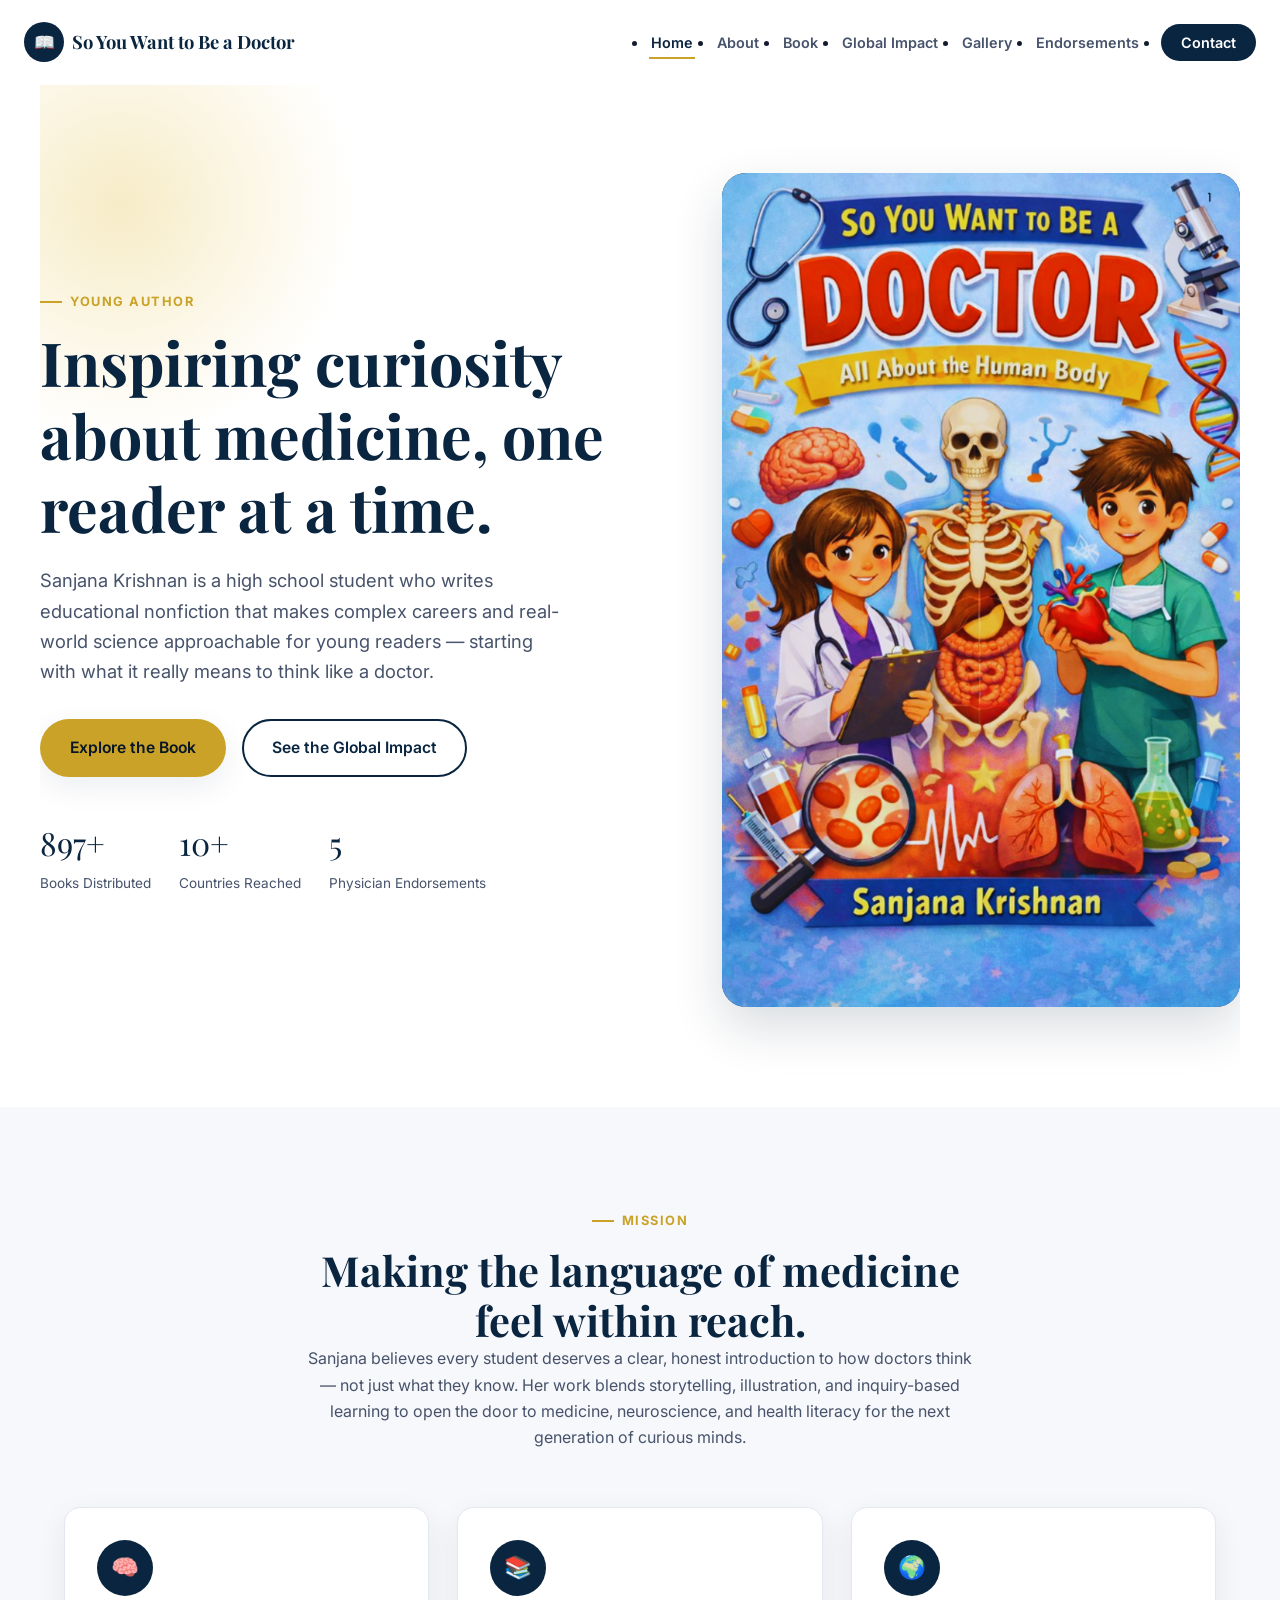
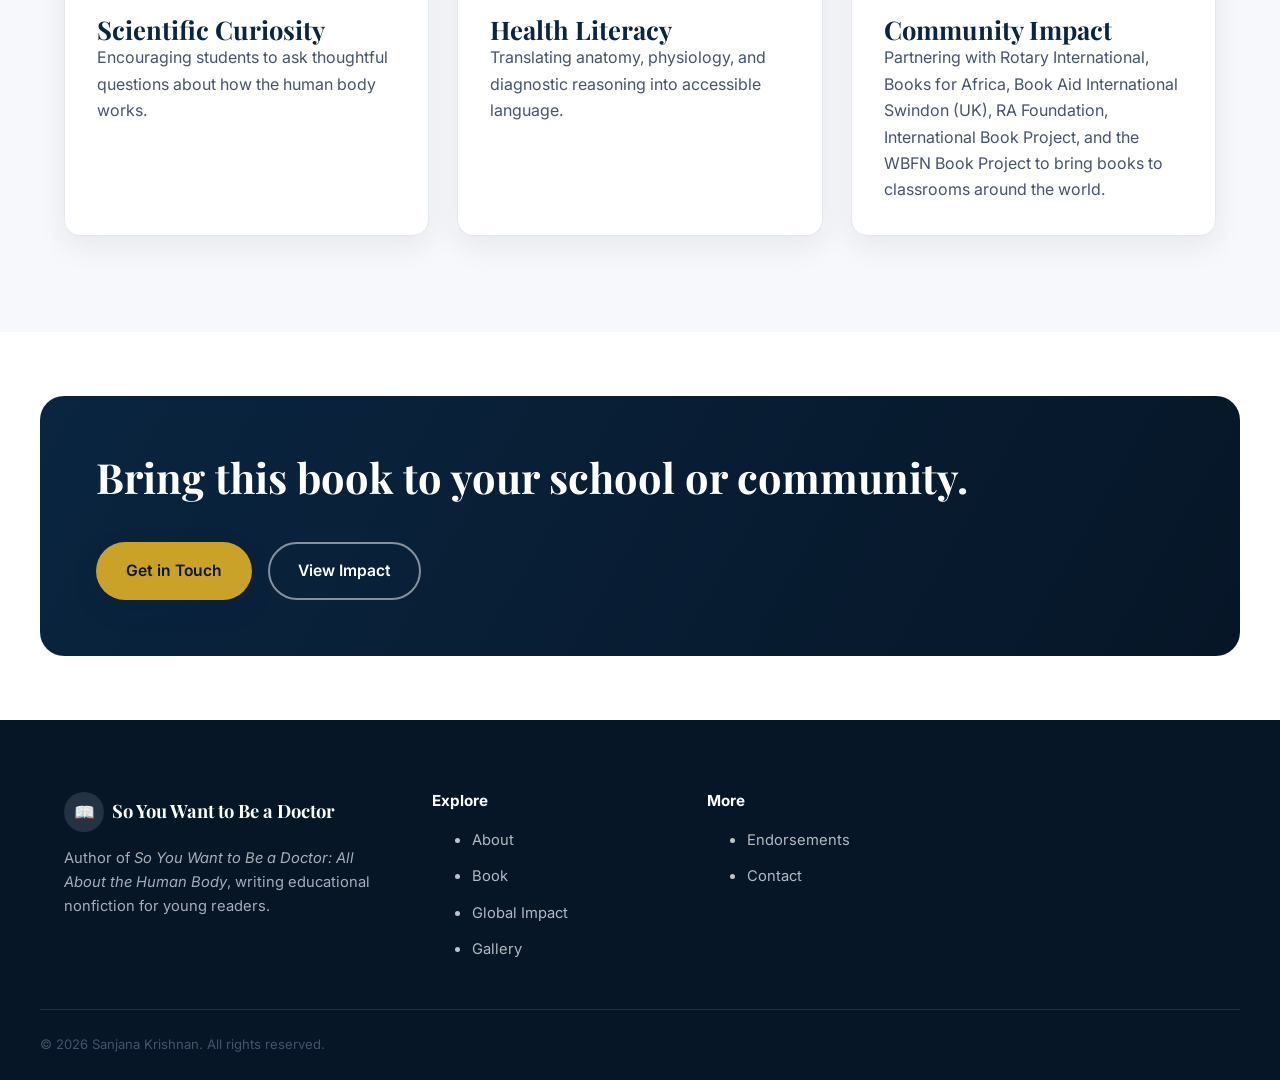
<file: index.html>
<!DOCTYPE html>
<html lang="en">
<head>
  <meta charset="UTF-8" />
  <meta name="viewport" content="width=device-width, initial-scale=1.0" />
  <title>Sanjana Krishnan | Student Author</title>
  <meta name="description" content="Sanjana Krishnan is a high school student and author with a passion for medicine, neuroscience, and neurobiology. Explore her book, So You Want to Be a Doctor, and its global literacy impact with Rotary International." />
  <meta name="keywords" content="young author, student author, children's educational books, STEM education, human body for kids, medical careers for students, health literacy, anatomy book for middle school, diagnostic thinking, youth literacy, community impact, Rotary International literacy" />
  <link rel="canonical" href="index.html" />

  <!-- Open Graph -->
  <meta property="og:type" content="website" />
  <meta property="og:title" content="Sanjana Krishnan | Student Author" />
  <meta property="og:description" content="A young educational author inspiring curiosity about medicine — one book, 897+ copies, and 10+ countries at a time." />
  <meta property="og:image" content="assets/images/book/book_cover.png" />
  <meta property="og:url" content="index.html" />
  <meta name="twitter:card" content="summary_large_image" />

  <link rel="icon" type="image/svg+xml" href="assets/icons/favicon.svg" />
  <link rel="preconnect" href="https://fonts.googleapis.com" />
  <link rel="preconnect" href="https://fonts.gstatic.com" crossorigin />
  <link href="https://fonts.googleapis.com/css2?family=Playfair+Display:wght@600;700&amp;family=Inter:wght@400;500;600;700&amp;display=swap" rel="stylesheet" />
  <link rel="stylesheet" href="assets/css/style.css" />

  <script type="application/ld+json">
  {
    "@context": "https://schema.org",
    "@type": "WebSite",
    "name": "So You Want to Be a Doctor",
    "url": "https://wanna-be-doc.github.io/",
    "author": {
      "@type": "Person",
      "name": "Sanjana Krishnan"
    },
    "about": {
      "@type": "Book",
      "name": "So You Want to Be a Doctor: All About the Human Body",
      "url": "https://wanna-be-doc.github.io/book.html",
      "image": "https://wanna-be-doc.github.io/assets/images/book/book_cover.png"
    }
  }
  </script>
</head>
<body>
  <a class="skip-link" href="#main-content">Skip to main content</a>

  <header class="site-header" id="site-header">
    <div class="container header-inner">
      <a href="index.html" class="logo">
        <span class="logo-mark">📖</span>
        <span class="logo-text">So You Want to Be a Doctor</span>
      </a>
      <nav class="main-nav" id="main-nav" aria-label="Primary">
        <ul>
          <li><a href="index.html">Home</a></li>
          <li><a href="about.html">About</a></li>
          <li><a href="book.html">Book</a></li>
          <li><a href="impact.html">Global Impact</a></li>
          <li><a href="gallery.html">Gallery</a></li>
          <li><a href="endorsements.html">Endorsements</a></li>
          <li><a href="contact.html" class="nav-cta">Contact</a></li>
        </ul>
      </nav>
      <button class="nav-toggle" id="nav-toggle" aria-expanded="false" aria-controls="main-nav" aria-label="Toggle navigation menu">
        <span></span><span></span><span></span>
      </button>
    </div>
  </header>

  <main id="main-content">
    <!-- Hero -->
    <section class="hero container">
      <div class="hero-copy reveal">
        <span class="eyebrow hero-eyebrow">Young Author</span>
        <h1>Inspiring curiosity about medicine, one reader at a time.</h1>
        <p class="hero-lead">
          Sanjana Krishnan is a high school student who writes educational nonfiction that
          makes complex careers and real-world science approachable for young readers — starting
          with what it really means to think like a doctor.
        </p>
        <div class="btn-row">
          <a href="book.html" class="btn btn-primary">Explore the Book</a>
          <a href="impact.html" class="btn btn-outline-navy">See the Global Impact</a>
        </div>
        <div class="hero-stats">
          <div>
            <span class="hero-stat-num"><span data-counter="897">0</span>+</span>
            <span class="hero-stat-label">Books Distributed</span>
          </div>
          <div>
            <span class="hero-stat-num"><span data-counter="10">0</span>+</span>
            <span class="hero-stat-label">Countries Reached</span>
          </div>
          <div>
            <span class="hero-stat-num"><span data-counter="5">0</span></span>
            <span class="hero-stat-label">Physician Endorsements</span>
          </div>
        </div>
      </div>
      <div class="hero-media reveal reveal-delay-1" style="aspect-ratio:1338/2152;">
        <img src="assets/images/book/book_cover.png" alt="Cover of So You Want to Be a Doctor: All About the Human Body, by Sanjana Krishnan" width="1338" height="2152" loading="eager" />
      </div>
    </section>

    <!-- Mission -->
    <section class="section-soft">
      <div class="container section-head reveal">
        <span class="eyebrow">Mission</span>
        <h2>Making the language of medicine feel within reach.</h2>
        <p>
          Sanjana believes every student deserves a clear, honest introduction to how doctors think —
          not just what they know. Her work blends storytelling, illustration, and inquiry-based
          learning to open the door to medicine, neuroscience, and health literacy for the next
          generation of curious minds.
        </p>
      </div>
      <div class="container grid grid-3">
        <div class="card reveal">
          <div class="icon-badge">🧠</div>
          <h3>Scientific Curiosity</h3>
          <p>Encouraging students to ask thoughtful questions about how the human body works.</p>
        </div>
        <div class="card reveal reveal-delay-1">
          <div class="icon-badge">📚</div>
          <h3>Health Literacy</h3>
          <p>Translating anatomy, physiology, and diagnostic reasoning into accessible language.</p>
        </div>
        <div class="card reveal reveal-delay-2">
          <div class="icon-badge">🌍</div>
          <h3>Community Impact</h3>
          <p>Partnering with Rotary International, Books for Africa, Book Aid International Swindon (UK), RA Foundation, International Book Project, and the WBFN Book Project to bring books to classrooms around the world.</p>
        </div>
      </div>
    </section>

    <!-- CTA -->
    <section class="section-tight">
      <div class="container cta-band reveal">
        <div>
          <h2>Bring this book to your school or community.</h2>

        </div>
        <div class="btn-row">
          <a href="contact.html" class="btn btn-primary">Get in Touch</a>
          <a href="impact.html" class="btn btn-outline">View Impact</a>
        </div>
      </div>
    </section>
  </main>

  <footer class="site-footer">
    <div class="container footer-grid">
      <div class="footer-brand">
        <a href="index.html" class="logo"><span class="logo-mark">📖</span><span class="logo-text">So You Want to Be a Doctor</span></a>
        <p>Author of <em>So You Want to Be a Doctor: All About the Human Body</em>, writing educational nonfiction for young readers.</p>
      </div>
      <div class="footer-links">
        <h3>Explore</h3>
        <ul>
          <li><a href="about.html">About</a></li>
          <li><a href="book.html">Book</a></li>
          <li><a href="impact.html">Global Impact</a></li>
          <li><a href="gallery.html">Gallery</a></li>
        </ul>
      </div>
      <div class="footer-links">
        <h3>More</h3>
        <ul>
          <li><a href="endorsements.html">Endorsements</a></li>
          <li><a href="contact.html">Contact</a></li>
        </ul>
      </div>
    </div>
    <div class="container footer-bottom">
      <p>&copy; <span id="year"></span> Sanjana Krishnan. All rights reserved.</p>

    </div>
  </footer>

  <script src="assets/js/main.js" defer></script>
</body>
</html>
</file>
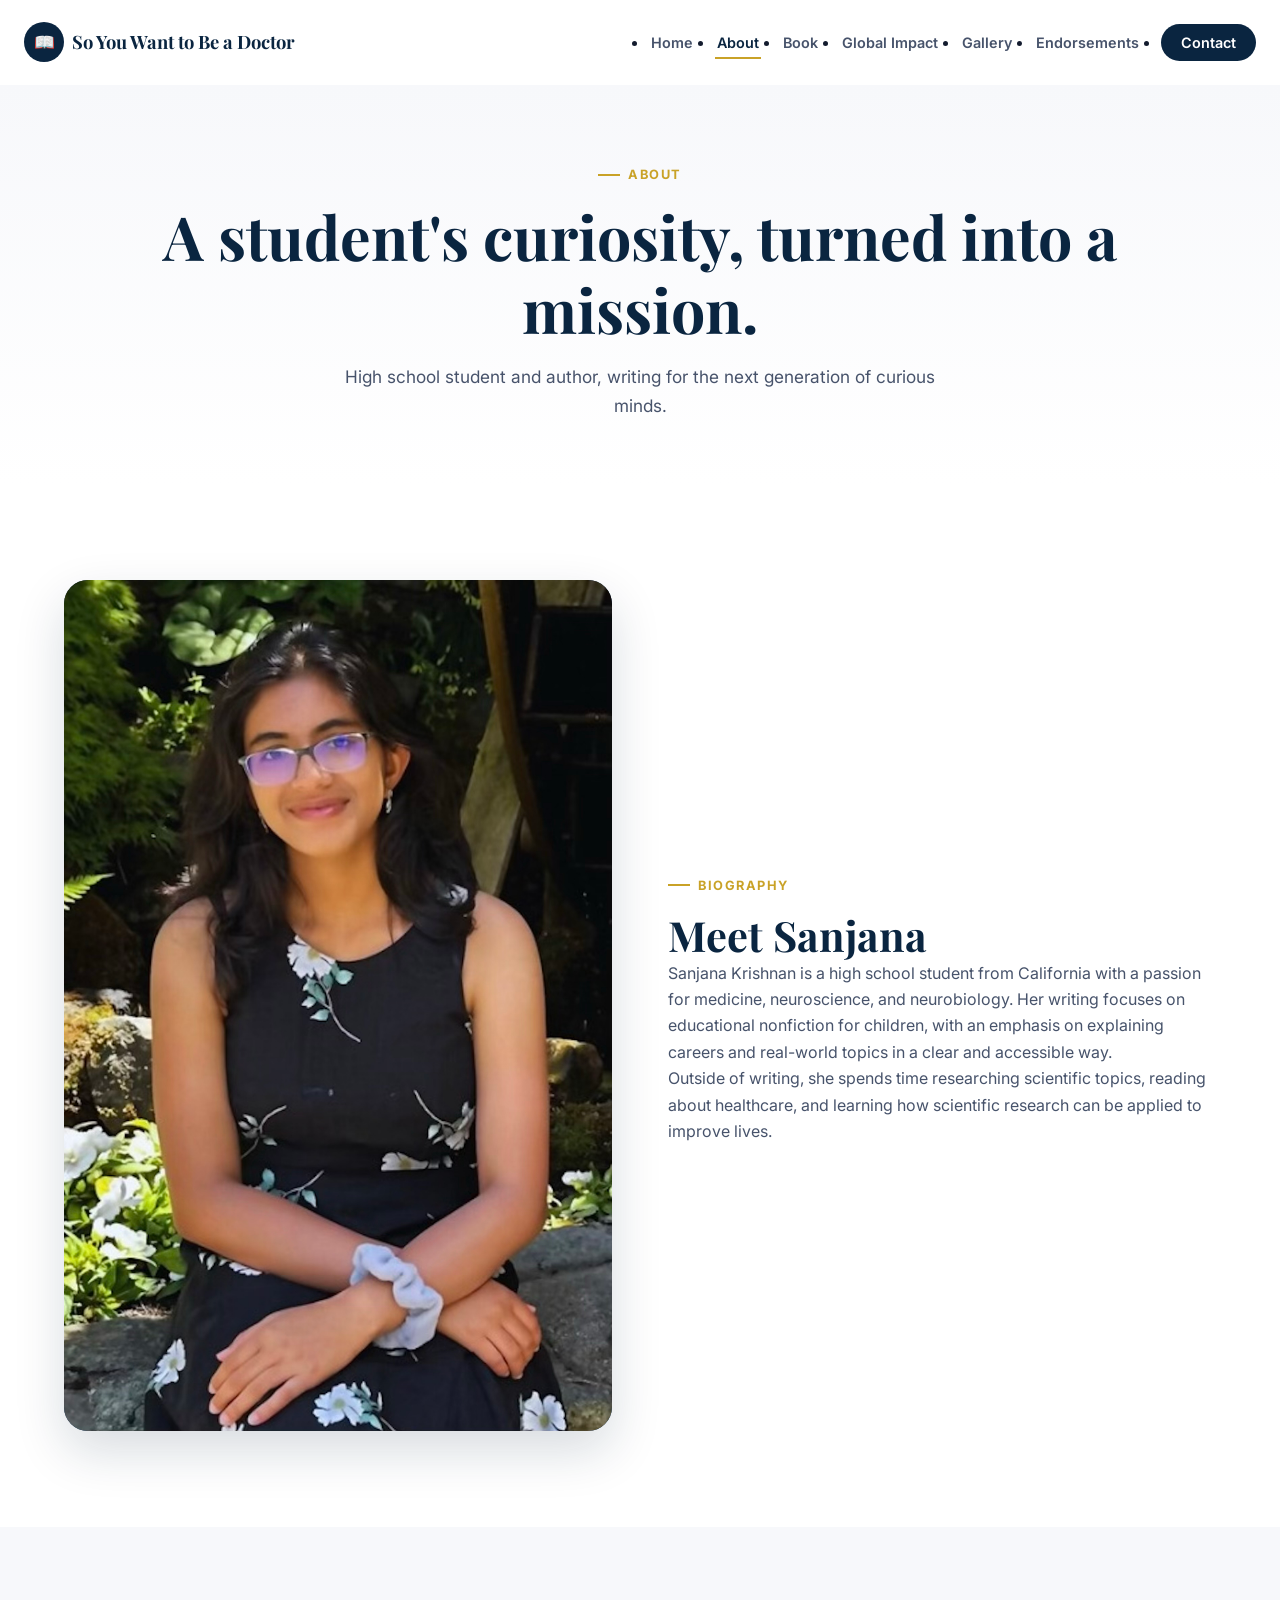
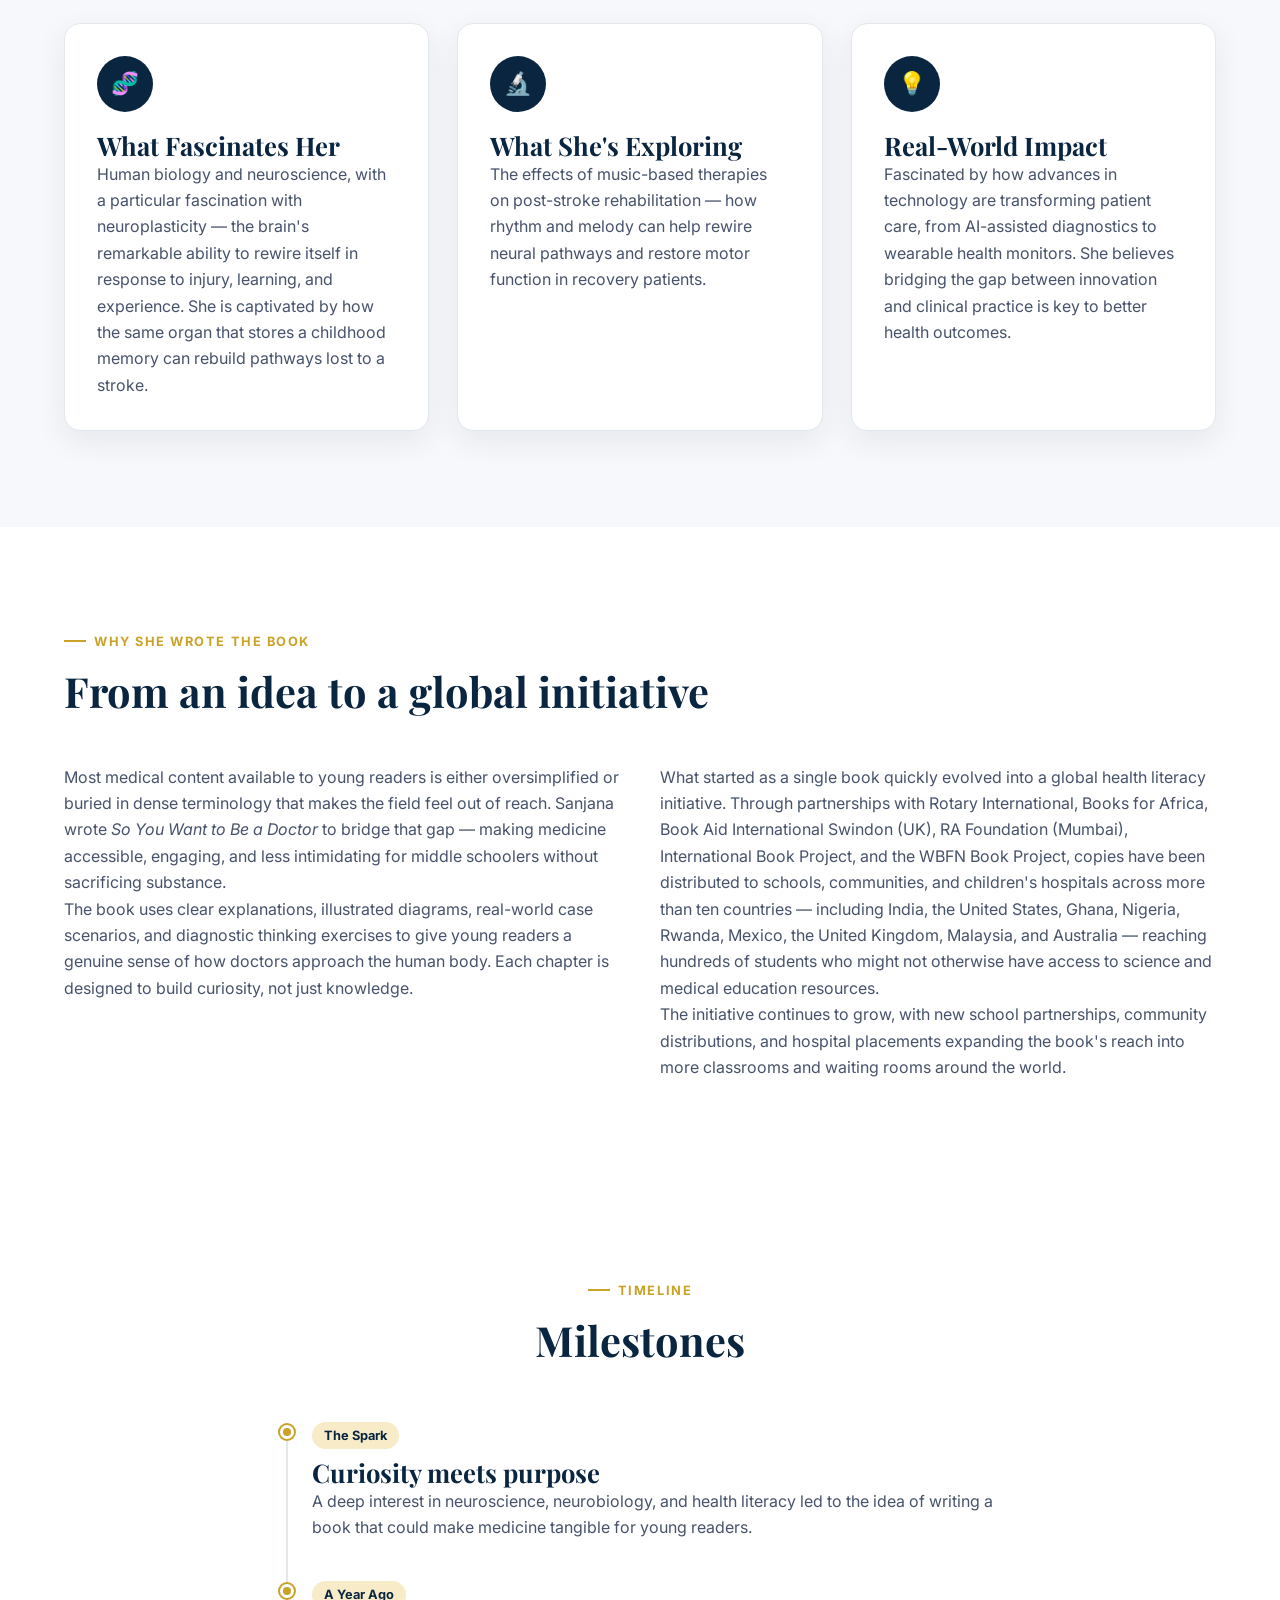
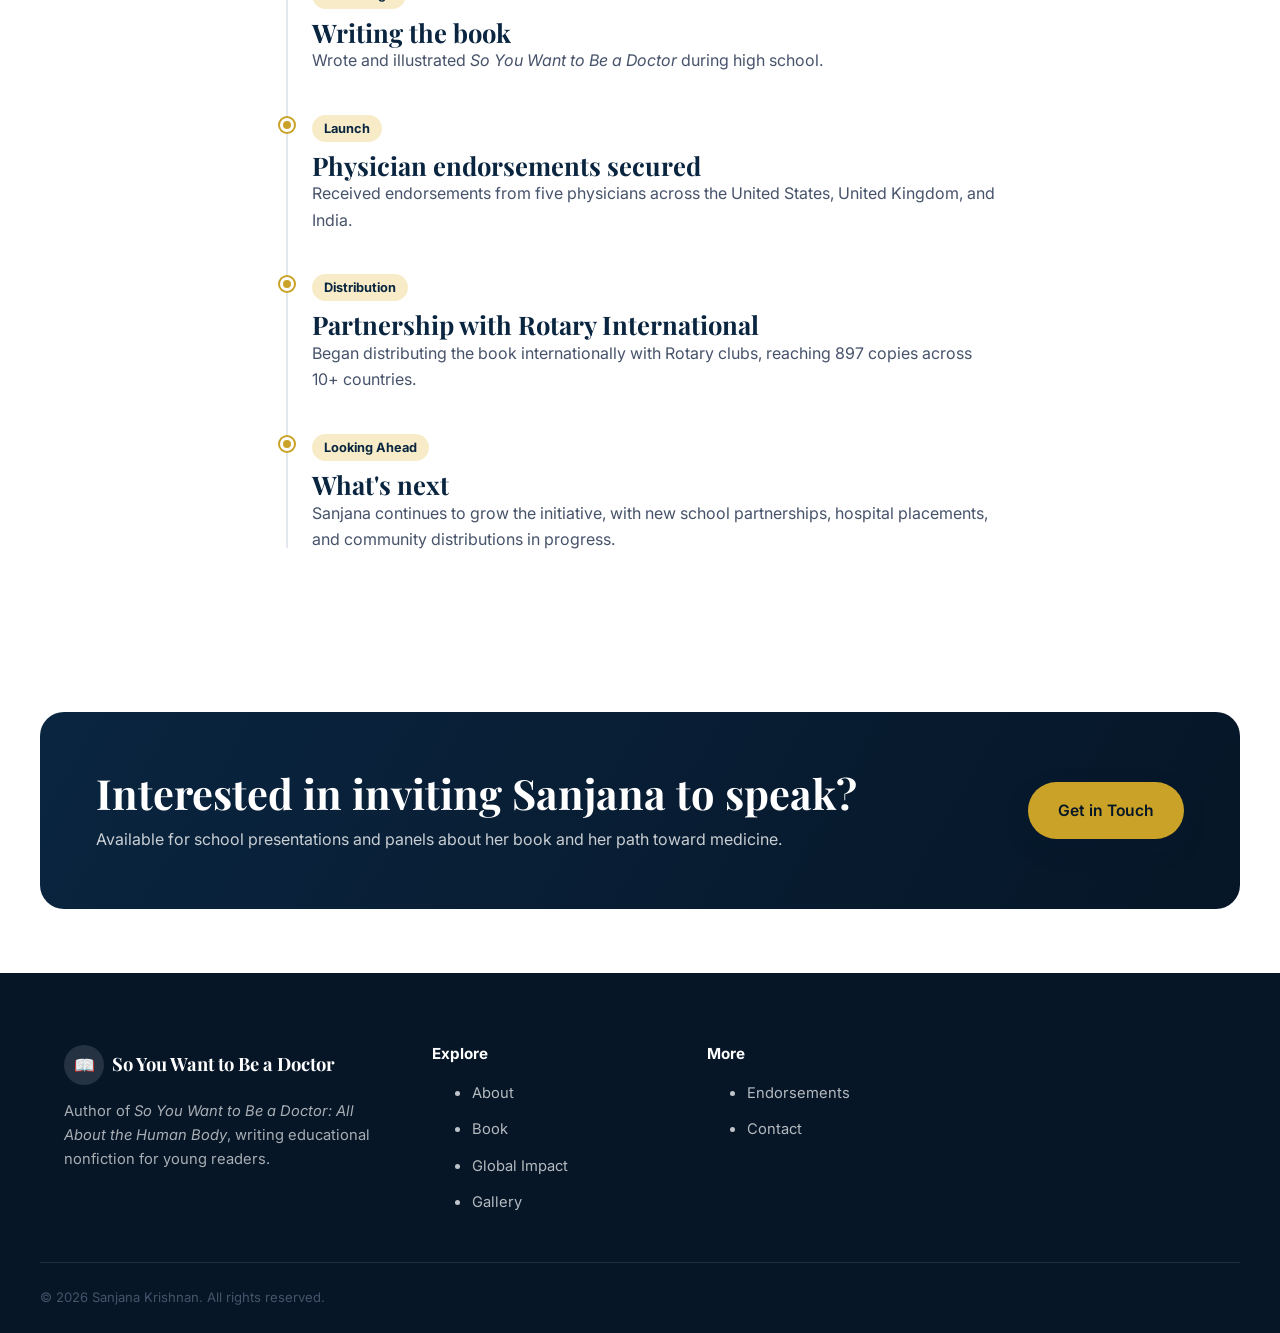
<file: about.html>
<!DOCTYPE html>
<html lang="en">
<head>
  <meta charset="UTF-8" />
  <meta name="viewport" content="width=device-width, initial-scale=1.0" />
  <title>About Sanjana Krishnan | Student Author</title>
  <meta name="description" content="Learn about Sanjana Krishnan — her academic interests in human biology and neuroscience, and how she wrote a book to make medicine accessible to young readers." />
  <meta name="keywords" content="young author, student author, STEM education, health literacy, neuroscience, children's educational books" />
  <link rel="canonical" href="about.html" />

  <meta property="og:type" content="profile" />
  <meta property="og:title" content="About Sanjana Krishnan | Student Author" />
  <meta property="og:description" content="From curious student to author: Sanjana Krishnan's story and the global literacy initiative behind So You Want to Be a Doctor." />
  <meta property="og:image" content="assets/images/book/book_cover.png" />
  <meta property="og:url" content="about.html" />
  <meta name="twitter:card" content="summary_large_image" />

  <link rel="icon" type="image/svg+xml" href="assets/icons/favicon.svg" />
  <link rel="preconnect" href="https://fonts.googleapis.com" />
  <link rel="preconnect" href="https://fonts.gstatic.com" crossorigin />
  <link href="https://fonts.googleapis.com/css2?family=Playfair+Display:wght@600;700&amp;family=Inter:wght@400;500;600;700&amp;display=swap" rel="stylesheet" />
  <link rel="stylesheet" href="assets/css/style.css" />

  <script type="application/ld+json">
  {
    "@context": "https://schema.org",
    "@type": "Person",
    "name": "Sanjana Krishnan",
    "description": "High school student and author of So You Want to Be a Doctor, an educational book making medicine accessible to young readers.",
    "url": "https://wanna-be-doc.github.io/about.html",
    "knowsAbout": ["Medicine", "Neuroscience", "Neurobiology", "Health Literacy"],
    "hasOccupation": {
      "@type": "Occupation",
      "name": "Author"
    },
    "authorOf": {
      "@type": "Book",
      "name": "So You Want to Be a Doctor: All About the Human Body",
      "url": "https://wanna-be-doc.github.io/book.html"
    }
  }
  </script>
</head>
<body>
  <a class="skip-link" href="#main-content">Skip to main content</a>

  <header class="site-header" id="site-header">
    <div class="container header-inner">
      <a href="index.html" class="logo">
        <span class="logo-mark">📖</span>
        <span class="logo-text">So You Want to Be a Doctor</span>
      </a>
      <nav class="main-nav" id="main-nav" aria-label="Primary">
        <ul>
          <li><a href="index.html">Home</a></li>
          <li><a href="about.html">About</a></li>
          <li><a href="book.html">Book</a></li>
          <li><a href="impact.html">Global Impact</a></li>
          <li><a href="gallery.html">Gallery</a></li>
          <li><a href="endorsements.html">Endorsements</a></li>
          <li><a href="contact.html" class="nav-cta">Contact</a></li>
        </ul>
      </nav>
      <button class="nav-toggle" id="nav-toggle" aria-expanded="false" aria-controls="main-nav" aria-label="Toggle navigation menu">
        <span></span><span></span><span></span>
      </button>
    </div>
  </header>

  <main id="main-content">
    <section class="page-hero">
      <div class="container reveal">
        <span class="eyebrow">About</span>
        <h1>A student's curiosity, turned into a mission.</h1>
        <p>High school student and author, writing for the next generation of curious minds.</p>
      </div>
    </section>

    <section>
      <div class="container grid grid-2" style="align-items:center; gap:56px;">
        <div class="reveal">
          <div class="hero-media" style="aspect-ratio:808/1254;">
            <img src="assets/images/author/Sanjana.jpg" alt="Portrait of Sanjana Krishnan" width="808" height="1254" loading="lazy" />
          </div>
        </div>
        <div class="reveal reveal-delay-1">
          <span class="eyebrow">Biography</span>
          <h2>Meet Sanjana</h2>
          <p>
            Sanjana Krishnan is a high school student from California with a passion for medicine,
            neuroscience, and neurobiology. Her writing focuses on educational nonfiction for
            children, with an emphasis on explaining careers and real-world topics in a clear and
            accessible way.
          </p>
          <p>
            Outside of writing, she spends time researching scientific topics, reading about
            healthcare, and learning how scientific research can be applied to improve lives.
          </p>
        </div>
      </div>
    </section>

    <section class="section-soft">
      <div class="container grid grid-3">
        <div class="card reveal">
          <div class="icon-badge">🧬</div>
          <h3>What Fascinates Her</h3>
          <p>Human biology and neuroscience, with a particular fascination with neuroplasticity — the brain's remarkable ability to rewire itself in response to injury, learning, and experience. She is captivated by how the same organ that stores a childhood memory can rebuild pathways lost to a stroke.</p>
        </div>
        <div class="card reveal reveal-delay-1">
          <div class="icon-badge">🔬</div>
          <h3>What She's Exploring</h3>
          <p>The effects of music-based therapies on post-stroke rehabilitation — how rhythm and melody can help rewire neural pathways and restore motor function in recovery patients.</p>
        </div>
        <div class="card reveal reveal-delay-2">
          <div class="icon-badge">💡</div>
          <h3>Real-World Impact</h3>
          <p>Fascinated by how advances in technology are transforming patient care, from AI-assisted diagnostics to wearable health monitors. She believes bridging the gap between innovation and clinical practice is key to better health outcomes.</p>
        </div>
      </div>
    </section>

    <section>
      <div class="container">
        <div class="section-head align-left reveal">
          <span class="eyebrow">Why She Wrote the Book</span>
          <h2>From an idea to a global initiative</h2>
        </div>
        <div class="grid grid-2" style="gap:40px;">
          <div class="reveal">
            <p>
              Most medical content available to young readers is either oversimplified or buried in dense terminology that makes the field feel out of reach. Sanjana wrote <em>So You Want to Be a Doctor</em> to bridge that gap — making medicine accessible, engaging, and less intimidating for middle schoolers without sacrificing substance.
            </p>
            <p>
              The book uses clear explanations, illustrated diagrams, real-world case scenarios, and diagnostic thinking exercises to give young readers a genuine sense of how doctors approach the human body. Each chapter is designed to build curiosity, not just knowledge.
            </p>
          </div>
          <div class="reveal reveal-delay-1">
            <p>
              What started as a single book quickly evolved into a global health literacy initiative. Through partnerships with Rotary International, Books for Africa, Book Aid International Swindon (UK), RA Foundation (Mumbai), International Book Project, and the WBFN Book Project, copies have been distributed to schools, communities, and children's hospitals across more than ten countries — including India, the United States, Ghana, Nigeria, Rwanda, Mexico, the United Kingdom, Malaysia, and Australia — reaching hundreds of students who might not otherwise have access to science and medical education resources.
            </p>
            <p>
              The initiative continues to grow, with new school partnerships, community distributions, and hospital placements expanding the book's reach into more classrooms and waiting rooms around the world.
            </p>
          </div>
        </div>
      </div>
    </section>

    <section>
      <div class="container">
        <div class="section-head reveal">
          <span class="eyebrow">Timeline</span>
          <h2>Milestones</h2>
        </div>
        <div class="timeline reveal" style="max-width:720px; margin:0 auto;">
          <div class="timeline-item">
            <span class="timeline-year">The Spark</span>
            <h3>Curiosity meets purpose</h3>
            <p>A deep interest in neuroscience, neurobiology, and health literacy led to the idea of writing a book that could make medicine tangible for young readers.</p>
          </div>
          <div class="timeline-item">
            <span class="timeline-year">A Year Ago</span>
            <h3>Writing the book</h3>
            <p>Wrote and illustrated <em>So You Want to Be a Doctor</em> during high school.</p>
          </div>
          <div class="timeline-item">
            <span class="timeline-year">Launch</span>
            <h3>Physician endorsements secured</h3>
            <p>Received endorsements from five physicians across the United States, United Kingdom, and India.</p>
          </div>
          <div class="timeline-item">
            <span class="timeline-year">Distribution</span>
            <h3>Partnership with Rotary International</h3>
            <p>Began distributing the book internationally with Rotary clubs, reaching 897 copies across 10+ countries.</p>
          </div>
          <div class="timeline-item">
            <span class="timeline-year">Looking Ahead</span>
            <h3>What's next</h3>
            <p>Sanjana continues to grow the initiative, with new school partnerships, hospital placements, and community distributions in progress.</p>
          </div>
        </div>
      </div>
    </section>

    <section class="section-tight">
      <div class="container cta-band reveal">
        <div>
          <h2>Interested in inviting Sanjana to speak?</h2>
          <p>Available for school presentations and panels about her book and her path toward medicine.</p>
        </div>
        <div class="btn-row">
          <a href="contact.html" class="btn btn-primary">Get in Touch</a>
        </div>
      </div>
    </section>
  </main>

  <footer class="site-footer">
    <div class="container footer-grid">
      <div class="footer-brand">
        <a href="index.html" class="logo"><span class="logo-mark">📖</span><span class="logo-text">So You Want to Be a Doctor</span></a>
        <p>Author of <em>So You Want to Be a Doctor: All About the Human Body</em>, writing educational nonfiction for young readers.</p>
      </div>
      <div class="footer-links">
        <h3>Explore</h3>
        <ul>
          <li><a href="about.html">About</a></li>
          <li><a href="book.html">Book</a></li>
          <li><a href="impact.html">Global Impact</a></li>
          <li><a href="gallery.html">Gallery</a></li>
        </ul>
      </div>
      <div class="footer-links">
        <h3>More</h3>
        <ul>
          <li><a href="endorsements.html">Endorsements</a></li>
          <li><a href="contact.html">Contact</a></li>
        </ul>
      </div>
    </div>
    <div class="container footer-bottom">
      <p>&copy; <span id="year"></span> Sanjana Krishnan. All rights reserved.</p>

    </div>
  </footer>

  <script src="assets/js/main.js" defer></script>
</body>
</html>
</file>
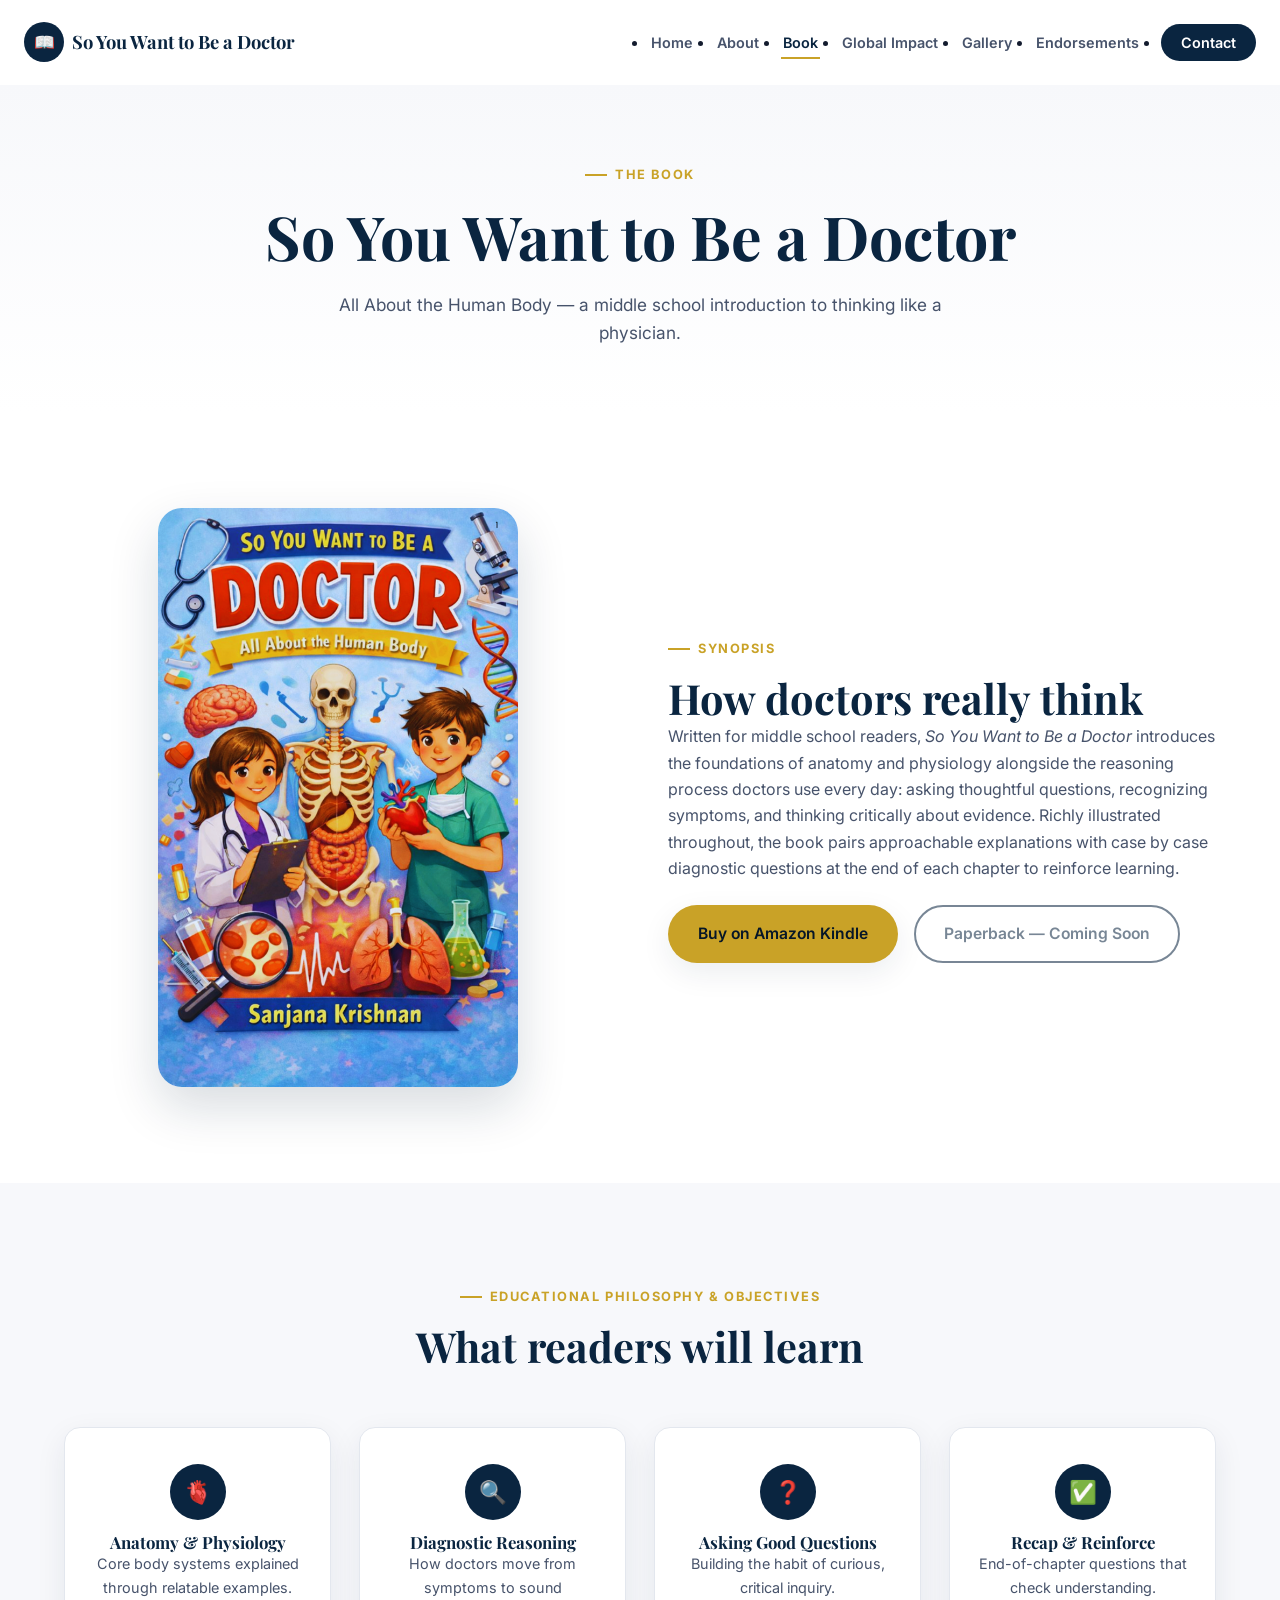
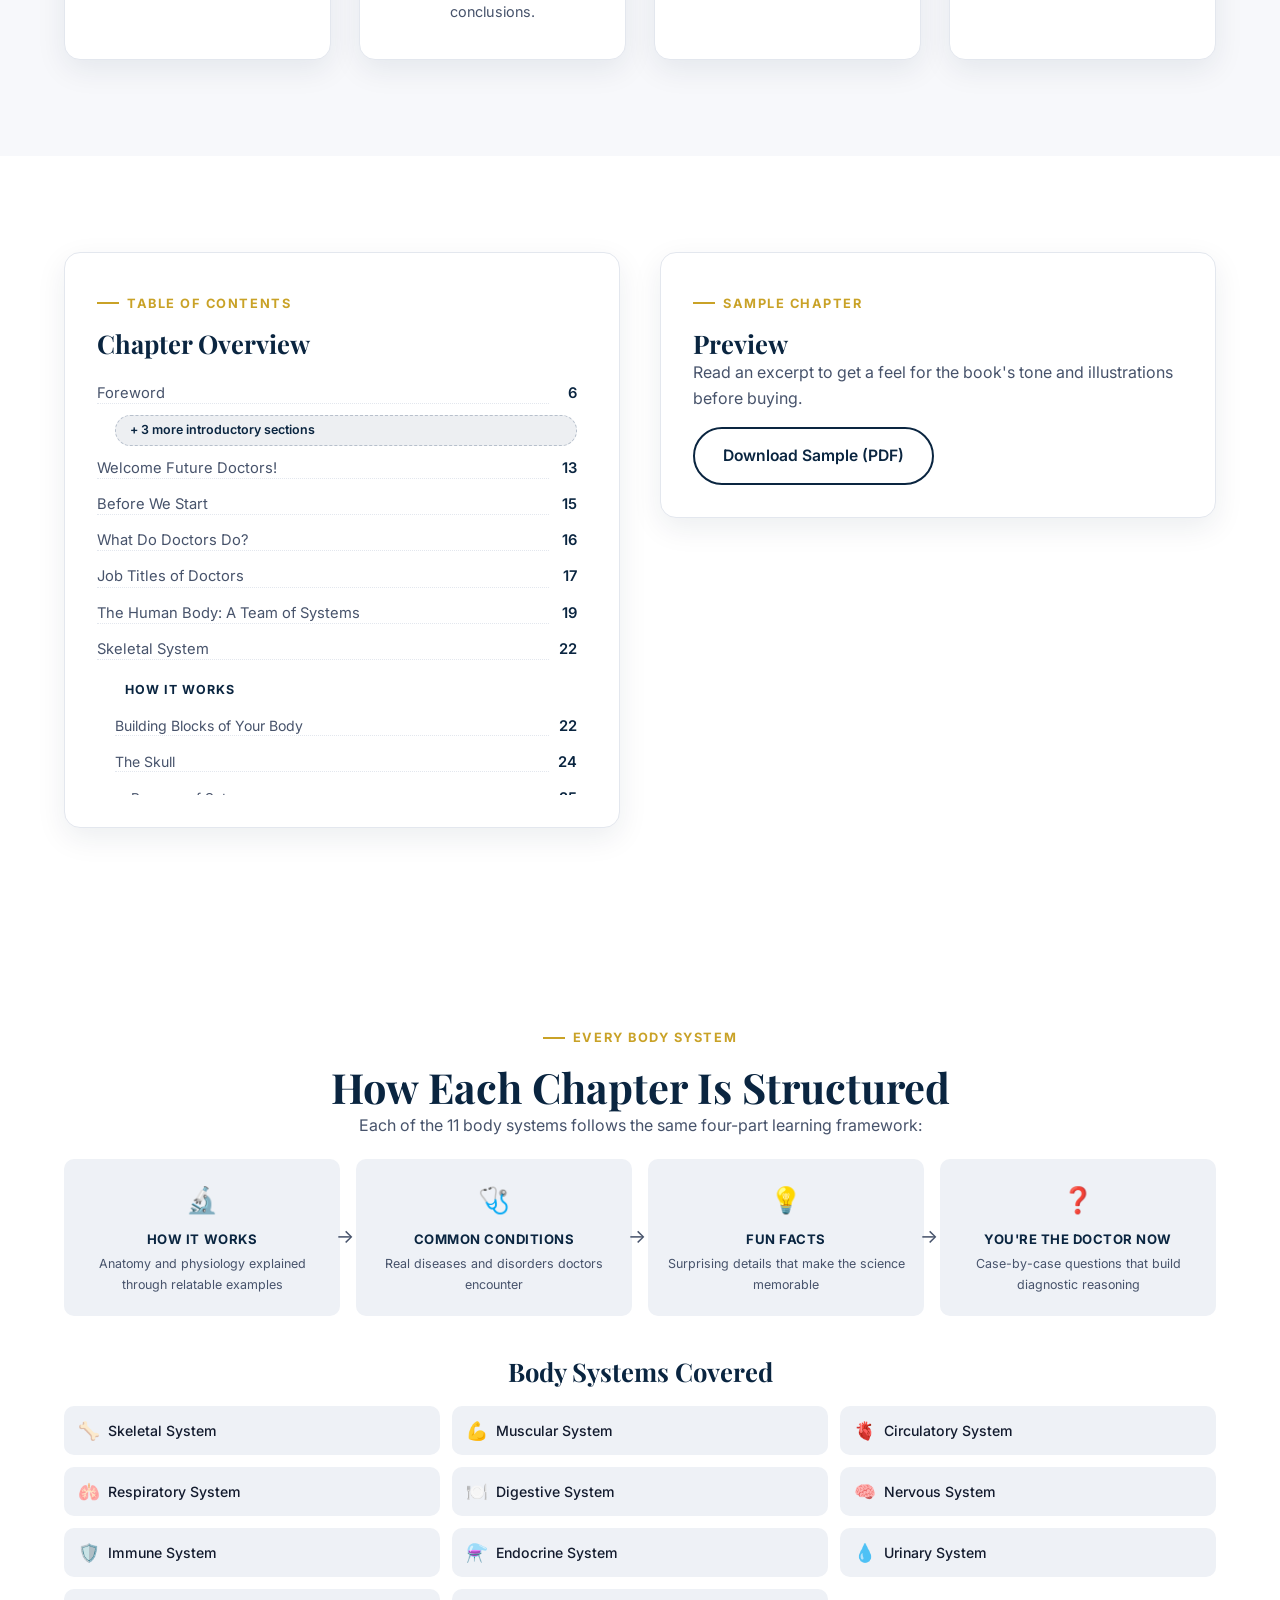
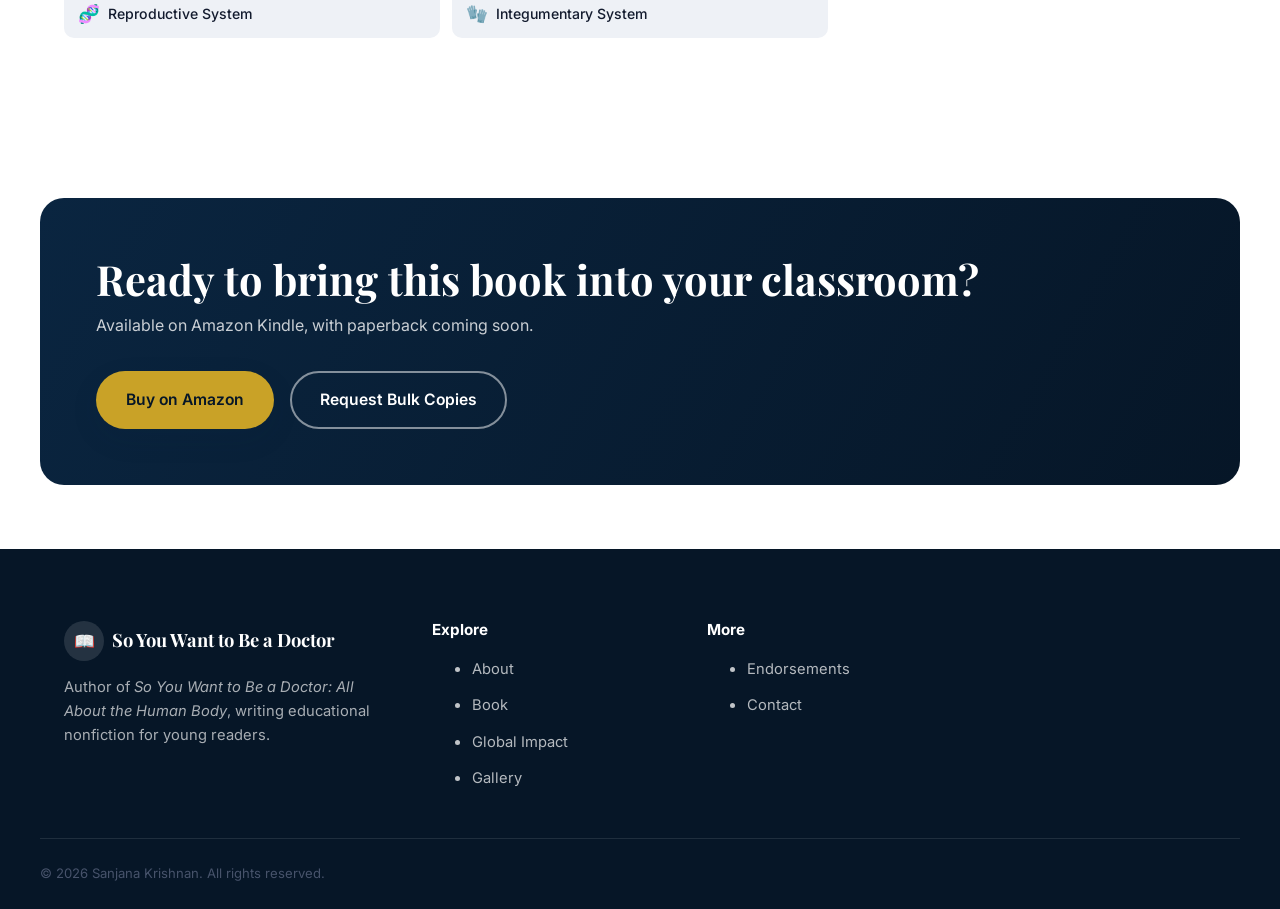
<file: book.html>
<!DOCTYPE html>
<html lang="en">
<head>
  <meta charset="UTF-8" />
  <meta name="viewport" content="width=device-width, initial-scale=1.0" />
  <title>So You Want to Be a Doctor | Book by Sanjana Krishnan</title>
  <meta name="description" content="So You Want to Be a Doctor: All About the Human Body — a richly illustrated middle-school book teaching anatomy, physiology, and diagnostic thinking. Available on Amazon." />
  <meta name="keywords" content="human body for kids, anatomy book for middle school, medical careers for students, diagnostic thinking, children's educational books, STEM education" />
  <link rel="canonical" href="book.html" />

  <meta property="og:type" content="book" />
  <meta property="og:title" content="So You Want to Be a Doctor: All About the Human Body" />
  <meta property="og:description" content="A richly illustrated book teaching middle schoolers how doctors think — anatomy, physiology, and diagnostic reasoning." />
  <meta property="og:image" content="assets/images/book/book_cover.png" />
  <meta property="og:url" content="book.html" />
  <meta name="twitter:card" content="summary_large_image" />

  <link rel="icon" type="image/svg+xml" href="assets/icons/favicon.svg" />
  <link rel="preconnect" href="https://fonts.googleapis.com" />
  <link rel="preconnect" href="https://fonts.gstatic.com" crossorigin />
  <link href="https://fonts.googleapis.com/css2?family=Playfair+Display:wght@600;700&amp;family=Inter:wght@400;500;600;700&amp;display=swap" rel="stylesheet" />
  <link rel="stylesheet" href="assets/css/style.css" />

  <script type="application/ld+json">
  {
    "@context": "https://schema.org",
    "@type": "Book",
    "name": "So You Want to Be a Doctor: All About the Human Body",
    "author": {
      "@type": "Person",
      "name": "Sanjana Krishnan",
      "url": "https://wanna-be-doc.github.io/about.html"
    },
    "image": "https://wanna-be-doc.github.io/assets/images/book/book_cover.png",
    "url": "https://wanna-be-doc.github.io/book.html",
    "isbn": "9798994709900",
    "publisher": {
      "@type": "Organization",
      "name": "Krishnan Educational Initiatives"
    },
    "bookFormat": "https://schema.org/EBook",
    "numberOfPages": 283,
    "inLanguage": "en",
    "genre": ["Educational Nonfiction", "Children's Science"],
    "audience": {
      "@type": "PeopleAudience",
      "suggestedMinAge": 10,
      "suggestedMaxAge": 15,
      "audienceType": "Middle School Students"
    },
    "about": [
      { "@type": "Thing", "name": "Human Anatomy" },
      { "@type": "Thing", "name": "Physiology" },
      { "@type": "Thing", "name": "Diagnostic Reasoning" },
      { "@type": "Thing", "name": "Medical Careers" }
    ],
    "description": "A richly illustrated book that teaches middle schoolers how doctors think — covering 11 body systems through anatomy, common conditions, fun facts, and diagnostic scenarios.",
    "offers": {
      "@type": "Offer",
      "url": "https://a.co/d/05Ejr5bg",
      "availability": "https://schema.org/InStock",
      "priceCurrency": "USD",
      "seller": {
        "@type": "Organization",
        "name": "Amazon"
      }
    }
  }
  </script>
</head>
<body>
  <a class="skip-link" href="#main-content">Skip to main content</a>

  <header class="site-header" id="site-header">
    <div class="container header-inner">
      <a href="index.html" class="logo">
        <span class="logo-mark">📖</span>
        <span class="logo-text">So You Want to Be a Doctor</span>
      </a>
      <nav class="main-nav" id="main-nav" aria-label="Primary">
        <ul>
          <li><a href="index.html">Home</a></li>
          <li><a href="about.html">About</a></li>
          <li><a href="book.html">Book</a></li>
          <li><a href="impact.html">Global Impact</a></li>
          <li><a href="gallery.html">Gallery</a></li>
          <li><a href="endorsements.html">Endorsements</a></li>
          <li><a href="contact.html" class="nav-cta">Contact</a></li>
        </ul>
      </nav>
      <button class="nav-toggle" id="nav-toggle" aria-expanded="false" aria-controls="main-nav" aria-label="Toggle navigation menu">
        <span></span><span></span><span></span>
      </button>
    </div>
  </header>

  <main id="main-content">
    <section class="page-hero">
      <div class="container reveal">
        <span class="eyebrow">The Book</span>
        <h1>So You Want to Be a Doctor</h1>
        <p>All About the Human Body — a middle school introduction to thinking like a physician.</p>
      </div>
    </section>

    <section>
      <div class="container grid grid-2" style="align-items:center; gap:56px;">
        <div class="book-cover-frame reveal">
          <img src="assets/images/book/book_cover.png" alt="So You Want to Be a Doctor: All About the Human Body — book cover" width="1338" height="2152" loading="lazy" />
        </div>
        <div class="reveal reveal-delay-1">
          <span class="eyebrow">Synopsis</span>
          <h2>How doctors really think</h2>
          <p>
            Written for middle school readers, <em>So You Want to Be a Doctor</em> introduces the
            foundations of anatomy and physiology alongside the reasoning process doctors use every
            day: asking thoughtful questions, recognizing symptoms, and thinking critically about
            evidence. Richly illustrated throughout, the book pairs approachable explanations with
            case by case diagnostic questions at the end of each chapter to reinforce learning.
          </p>
          <div class="btn-row" style="margin-top:24px;">
            <a href="https://a.co/d/05Ejr5bg" class="btn btn-primary" target="_blank" rel="noopener">Buy on Amazon Kindle</a>
            <a href="#" class="btn btn-outline-navy" aria-disabled="true">Paperback — Coming Soon</a>
          </div>

        </div>
      </div>
    </section>

    <section class="section-soft">
      <div class="container">
        <div class="section-head reveal">
          <span class="eyebrow">Educational Philosophy &amp; Objectives</span>
          <h2>What readers will learn</h2>
        </div>
        <div class="grid grid-4">
          <div class="stat-card reveal">
            <div class="icon-badge" style="margin-bottom:12px;">🫀</div>
            <h3 style="font-size:1.05rem;">Anatomy &amp; Physiology</h3>
            <p style="font-size:0.9rem;">Core body systems explained through relatable examples.</p>
          </div>
          <div class="stat-card reveal reveal-delay-1">
            <div class="icon-badge" style="margin-bottom:12px;">🔍</div>
            <h3 style="font-size:1.05rem;">Diagnostic Reasoning</h3>
            <p style="font-size:0.9rem;">How doctors move from symptoms to sound conclusions.</p>
          </div>
          <div class="stat-card reveal reveal-delay-2">
            <div class="icon-badge" style="margin-bottom:12px;">❓</div>
            <h3 style="font-size:1.05rem;">Asking Good Questions</h3>
            <p style="font-size:0.9rem;">Building the habit of curious, critical inquiry.</p>
          </div>
          <div class="stat-card reveal reveal-delay-3">
            <div class="icon-badge" style="margin-bottom:12px;">✅</div>
            <h3 style="font-size:1.05rem;">Recap &amp; Reinforce</h3>
            <p style="font-size:0.9rem;">End-of-chapter questions that check understanding.</p>
          </div>
        </div>
      </div>
    </section>

    <section>
      <div class="container grid grid-2" style="gap:40px; align-items:flex-start;">
        <div class="card reveal">
          <span class="eyebrow">Table of Contents</span>
          <h3>Chapter Overview</h3>
          <div class="toc-scroll">
            <ul class="toc-list">
              <li class="toc-item"><span class="toc-title">Foreword</span><span class="toc-page">6</span></li>
              <li class="toc-more">+ 3 more introductory sections</li>
              <li class="toc-item"><span class="toc-title">Welcome Future Doctors!</span><span class="toc-page">13</span></li>
              <li class="toc-item"><span class="toc-title">Before We Start</span><span class="toc-page">15</span></li>
              <li class="toc-item"><span class="toc-title">What Do Doctors Do?</span><span class="toc-page">16</span></li>
              <li class="toc-item"><span class="toc-title">Job Titles of Doctors</span><span class="toc-page">17</span></li>
              <li class="toc-item"><span class="toc-title">The Human Body: A Team of Systems</span><span class="toc-page">19</span></li>
              <li class="toc-item"><span class="toc-title">Skeletal System</span><span class="toc-page">22</span></li>
              <li class="toc-section-label">How It Works</li>
              <li class="toc-item toc-sub"><span class="toc-title">Building Blocks of Your Body</span><span class="toc-page">22</span></li>
              <li class="toc-item toc-sub"><span class="toc-title">The Skull</span><span class="toc-page">24</span></li>
              <li class="toc-item toc-sub2"><span class="toc-title">Purpose of Sutures</span><span class="toc-page">25</span></li>
              <li class="toc-more">+ 4 more topics</li>
              <li class="toc-item toc-sub"><span class="toc-title">Blood Cell Production</span><span class="toc-page">27</span></li>
              <li class="toc-more">+ 3 more topics</li>
              <li class="toc-section-label">Common Conditions</li>
              <li class="toc-item toc-sub"><span class="toc-title">Osteoporosis</span><span class="toc-page">33</span></li>
              <li class="toc-item toc-sub"><span class="toc-title">Scoliosis</span><span class="toc-page">34</span></li>
              <li class="toc-item toc-sub"><span class="toc-title">Rickets</span><span class="toc-page">35</span></li>
              <li class="toc-section-label">Fun Facts</li>
              <li class="toc-more">+ several fun facts</li>
              <li class="toc-section-label">You're the Doctor Now</li>
              <li class="toc-more">+ diagnostic scenarios</li>
              <li class="toc-gap">10 more body systems follow this same structure</li>
              <li class="toc-item"><span class="toc-title">Medical Challenges Waiting for Us</span><span class="toc-page">261</span></li>
              <li class="toc-item"><span class="toc-title">Bibliography</span><span class="toc-page">270</span></li>
              <li class="toc-item"><span class="toc-title">Credits</span><span class="toc-page">271</span></li>
            </ul>
          </div>
        </div>
        <div class="card reveal reveal-delay-1">
          <span class="eyebrow">Sample Chapter</span>
          <h3>Preview</h3>
          <p>Read an excerpt to get a feel for the book's tone and illustrations before buying.</p>
          <a href="assets/preview/anatomybook_preview.pdf" class="btn btn-outline-navy" style="margin-top:16px;" target="_blank" rel="noopener">Download Sample (PDF)</a>
        </div>
      </div>
    </section>

    <section>
      <div class="container">
        <div class="text-center reveal">
          <span class="eyebrow">Every Body System</span>
          <h2>How Each Chapter Is Structured</h2>
          <p style="max-width:640px; margin:0 auto 8px;">Each of the 11 body systems follows the same four-part learning framework:</p>
        </div>
        <div class="chapter-pattern reveal">
          <div class="pattern-step">
            <div class="pattern-icon">🔬</div>
            <div class="pattern-label">How It Works</div>
            <div class="pattern-desc">Anatomy and physiology explained through relatable examples</div>
          </div>
          <div class="pattern-step">
            <div class="pattern-icon">🩺</div>
            <div class="pattern-label">Common Conditions</div>
            <div class="pattern-desc">Real diseases and disorders doctors encounter</div>
          </div>
          <div class="pattern-step">
            <div class="pattern-icon">💡</div>
            <div class="pattern-label">Fun Facts</div>
            <div class="pattern-desc">Surprising details that make the science memorable</div>
          </div>
          <div class="pattern-step">
            <div class="pattern-icon">❓</div>
            <div class="pattern-label">You're the Doctor Now</div>
            <div class="pattern-desc">Case-by-case questions that build diagnostic reasoning</div>
          </div>
        </div>

        <div class="text-center reveal" style="margin-top:40px;">
          <h3>Body Systems Covered</h3>
        </div>
        <div class="systems-grid reveal">
          <div class="system-chip"><span class="system-icon">🦴</span> Skeletal System</div>
          <div class="system-chip"><span class="system-icon">💪</span> Muscular System</div>
          <div class="system-chip"><span class="system-icon">🫀</span> Circulatory System</div>
          <div class="system-chip"><span class="system-icon">🫁</span> Respiratory System</div>
          <div class="system-chip"><span class="system-icon">🍽️</span> Digestive System</div>
          <div class="system-chip"><span class="system-icon">🧠</span> Nervous System</div>
          <div class="system-chip"><span class="system-icon">🛡️</span> Immune System</div>
          <div class="system-chip"><span class="system-icon">⚗️</span> Endocrine System</div>
          <div class="system-chip"><span class="system-icon">💧</span> Urinary System</div>
          <div class="system-chip"><span class="system-icon">🧬</span> Reproductive System</div>
          <div class="system-chip"><span class="system-icon">🧤</span> Integumentary System</div>
        </div>
      </div>
    </section>

    <section class="section-tight">
      <div class="container cta-band reveal">
        <div>
          <h2>Ready to bring this book into your classroom?</h2>
          <p>Available on Amazon Kindle, with paperback coming soon.</p>
        </div>
        <div class="btn-row">
          <a href="https://a.co/d/05Ejr5bg" class="btn btn-primary" target="_blank" rel="noopener">Buy on Amazon</a>
          <a href="contact.html" class="btn btn-outline">Request Bulk Copies</a>
        </div>
      </div>
    </section>
  </main>

  <footer class="site-footer">
    <div class="container footer-grid">
      <div class="footer-brand">
        <a href="index.html" class="logo"><span class="logo-mark">📖</span><span class="logo-text">So You Want to Be a Doctor</span></a>
        <p>Author of <em>So You Want to Be a Doctor: All About the Human Body</em>, writing educational nonfiction for young readers.</p>
      </div>
      <div class="footer-links">
        <h3>Explore</h3>
        <ul>
          <li><a href="about.html">About</a></li>
          <li><a href="book.html">Book</a></li>
          <li><a href="impact.html">Global Impact</a></li>
          <li><a href="gallery.html">Gallery</a></li>
        </ul>
      </div>
      <div class="footer-links">
        <h3>More</h3>
        <ul>
          <li><a href="endorsements.html">Endorsements</a></li>
          <li><a href="contact.html">Contact</a></li>
        </ul>
      </div>
    </div>
    <div class="container footer-bottom">
      <p>&copy; <span id="year"></span> Sanjana Krishnan. All rights reserved.</p>

    </div>
  </footer>

  <script src="assets/js/main.js" defer></script>
</body>
</html>
</file>
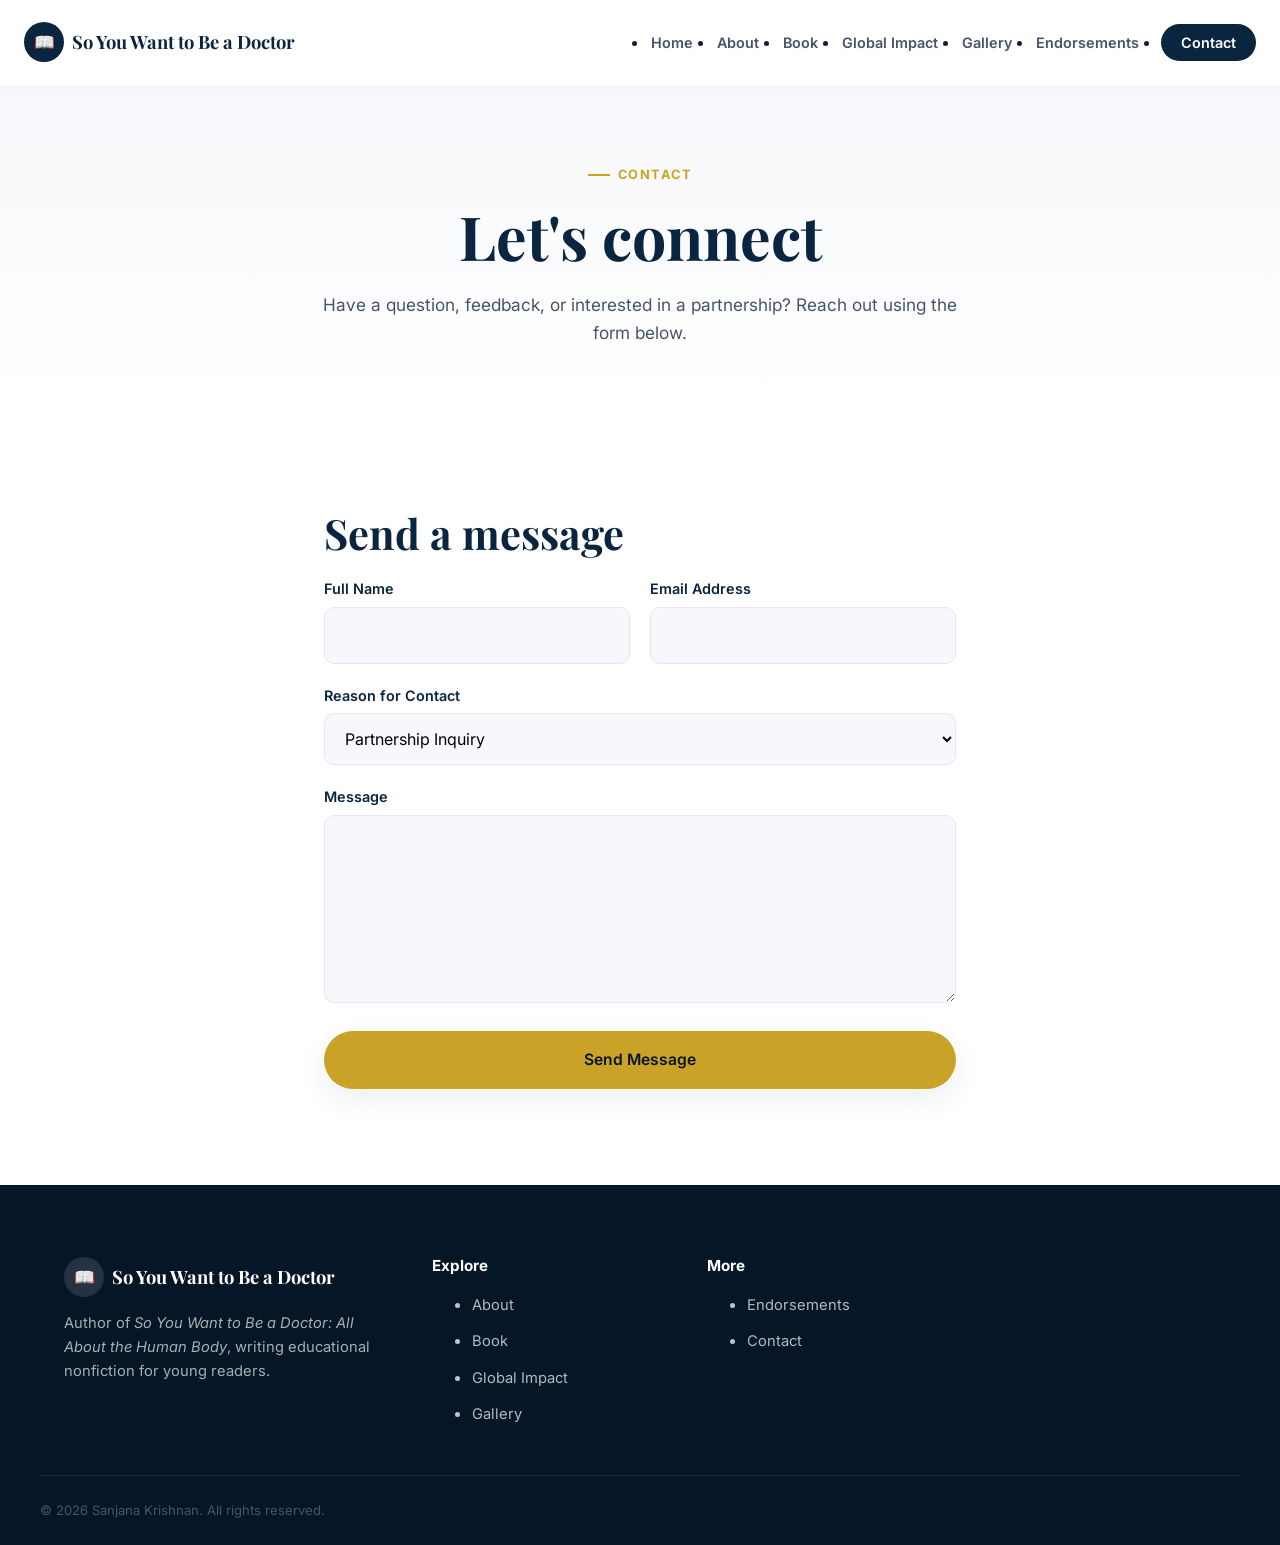
<file: contact.html>
<!DOCTYPE html>
<html lang="en">
<head>
  <meta charset="UTF-8" />
  <meta name="viewport" content="width=device-width, initial-scale=1.0" />
  <title>Contact | Sanjana Krishnan</title>
  <meta name="description" content="Get in touch with Sanjana Krishnan for school partnerships, speaking invitations, media inquiries, or Rotary collaborations." />
  <meta name="keywords" content="community impact, Rotary International literacy" />
  <link rel="canonical" href="contact.html" />

  <meta property="og:type" content="website" />
  <meta property="og:title" content="Contact | Sanjana Krishnan" />
  <meta property="og:description" content="Connect for school partnerships, speaking invitations, or media inquiries." />
  <meta property="og:image" content="assets/images/book/book_cover.png" />
  <meta property="og:url" content="contact.html" />
  <meta name="twitter:card" content="summary_large_image" />

  <link rel="icon" type="image/svg+xml" href="assets/icons/favicon.svg" />
  <link rel="preconnect" href="https://fonts.googleapis.com" />
  <link rel="preconnect" href="https://fonts.gstatic.com" crossorigin />
  <link href="https://fonts.googleapis.com/css2?family=Playfair+Display:wght@600;700&amp;family=Inter:wght@400;500;600;700&amp;display=swap" rel="stylesheet" />
  <link rel="stylesheet" href="assets/css/style.css" />
</head>
<body>
  <a class="skip-link" href="#main-content">Skip to main content</a>

  <header class="site-header" id="site-header">
    <div class="container header-inner">
      <a href="index.html" class="logo">
        <span class="logo-mark">📖</span>
        <span class="logo-text">So You Want to Be a Doctor</span>
      </a>
      <nav class="main-nav" id="main-nav" aria-label="Primary">
        <ul>
          <li><a href="index.html">Home</a></li>
          <li><a href="about.html">About</a></li>
          <li><a href="book.html">Book</a></li>
          <li><a href="impact.html">Global Impact</a></li>
          <li><a href="gallery.html">Gallery</a></li>
          <li><a href="endorsements.html">Endorsements</a></li>
          <li><a href="contact.html" class="nav-cta">Contact</a></li>
        </ul>
      </nav>
      <button class="nav-toggle" id="nav-toggle" aria-expanded="false" aria-controls="main-nav" aria-label="Toggle navigation menu">
        <span></span><span></span><span></span>
      </button>
    </div>
  </header>

  <main id="main-content">
    <section class="page-hero">
      <div class="container reveal">
        <span class="eyebrow">Contact</span>
        <h1>Let's connect</h1>
        <p>Have a question, feedback, or interested in a partnership? Reach out using the form below.</p>
      </div>
    </section>

    <section>
      <div class="container" style="max-width:680px; margin:0 auto;">
        <div class="reveal">
          <h2 style="margin-bottom:20px;">Send a message</h2>
          <form id="contact-form" class="form-grid" action="https://formspree.io/f/xdaqpvvk" method="POST">
            <div class="form-row">
              <div class="field">
                <label for="name">Full Name</label>
                <input type="text" id="name" name="name" autocomplete="name" required />
              </div>
              <div class="field">
                <label for="email">Email Address</label>
                <input type="email" id="email" name="email" autocomplete="email" required />
              </div>
            </div>
            <div class="field">
              <label for="reason">Reason for Contact</label>
              <select id="reason" name="reason">
                <option value="partnership">Partnership Inquiry</option>

                <option value="speaking">Speaking Invitation</option>
                <option value="photos">Photo Sharing Inquiry</option>
                <option value="purchase">Book Purchase / Bulk Order</option>
                <option value="other">Other</option>
              </select>
            </div>
            <div class="field">
              <label for="message">Message</label>
              <textarea id="message" name="message" rows="6" required></textarea>
            </div>

            <div class="form-status" id="form-status" role="alert"></div>
            <button type="submit" class="btn btn-primary" style="align-self:flex-start;">Send Message</button>

          </form>
        </div>
      </div>
    </section>
  </main>

  <footer class="site-footer">
    <div class="container footer-grid">
      <div class="footer-brand">
        <a href="index.html" class="logo"><span class="logo-mark">📖</span><span class="logo-text">So You Want to Be a Doctor</span></a>
        <p>Author of <em>So You Want to Be a Doctor: All About the Human Body</em>, writing educational nonfiction for young readers.</p>
      </div>
      <div class="footer-links">
        <h3>Explore</h3>
        <ul>
          <li><a href="about.html">About</a></li>
          <li><a href="book.html">Book</a></li>
          <li><a href="impact.html">Global Impact</a></li>
          <li><a href="gallery.html">Gallery</a></li>
        </ul>
      </div>
      <div class="footer-links">
        <h3>More</h3>
        <ul>
          <li><a href="endorsements.html">Endorsements</a></li>
          <li><a href="contact.html">Contact</a></li>
        </ul>
      </div>
    </div>
    <div class="container footer-bottom">
      <p>&copy; <span id="year"></span> Sanjana Krishnan. All rights reserved.</p>

    </div>
  </footer>

  <script src="assets/js/main.js" defer></script>
</body>
</html>
</file>
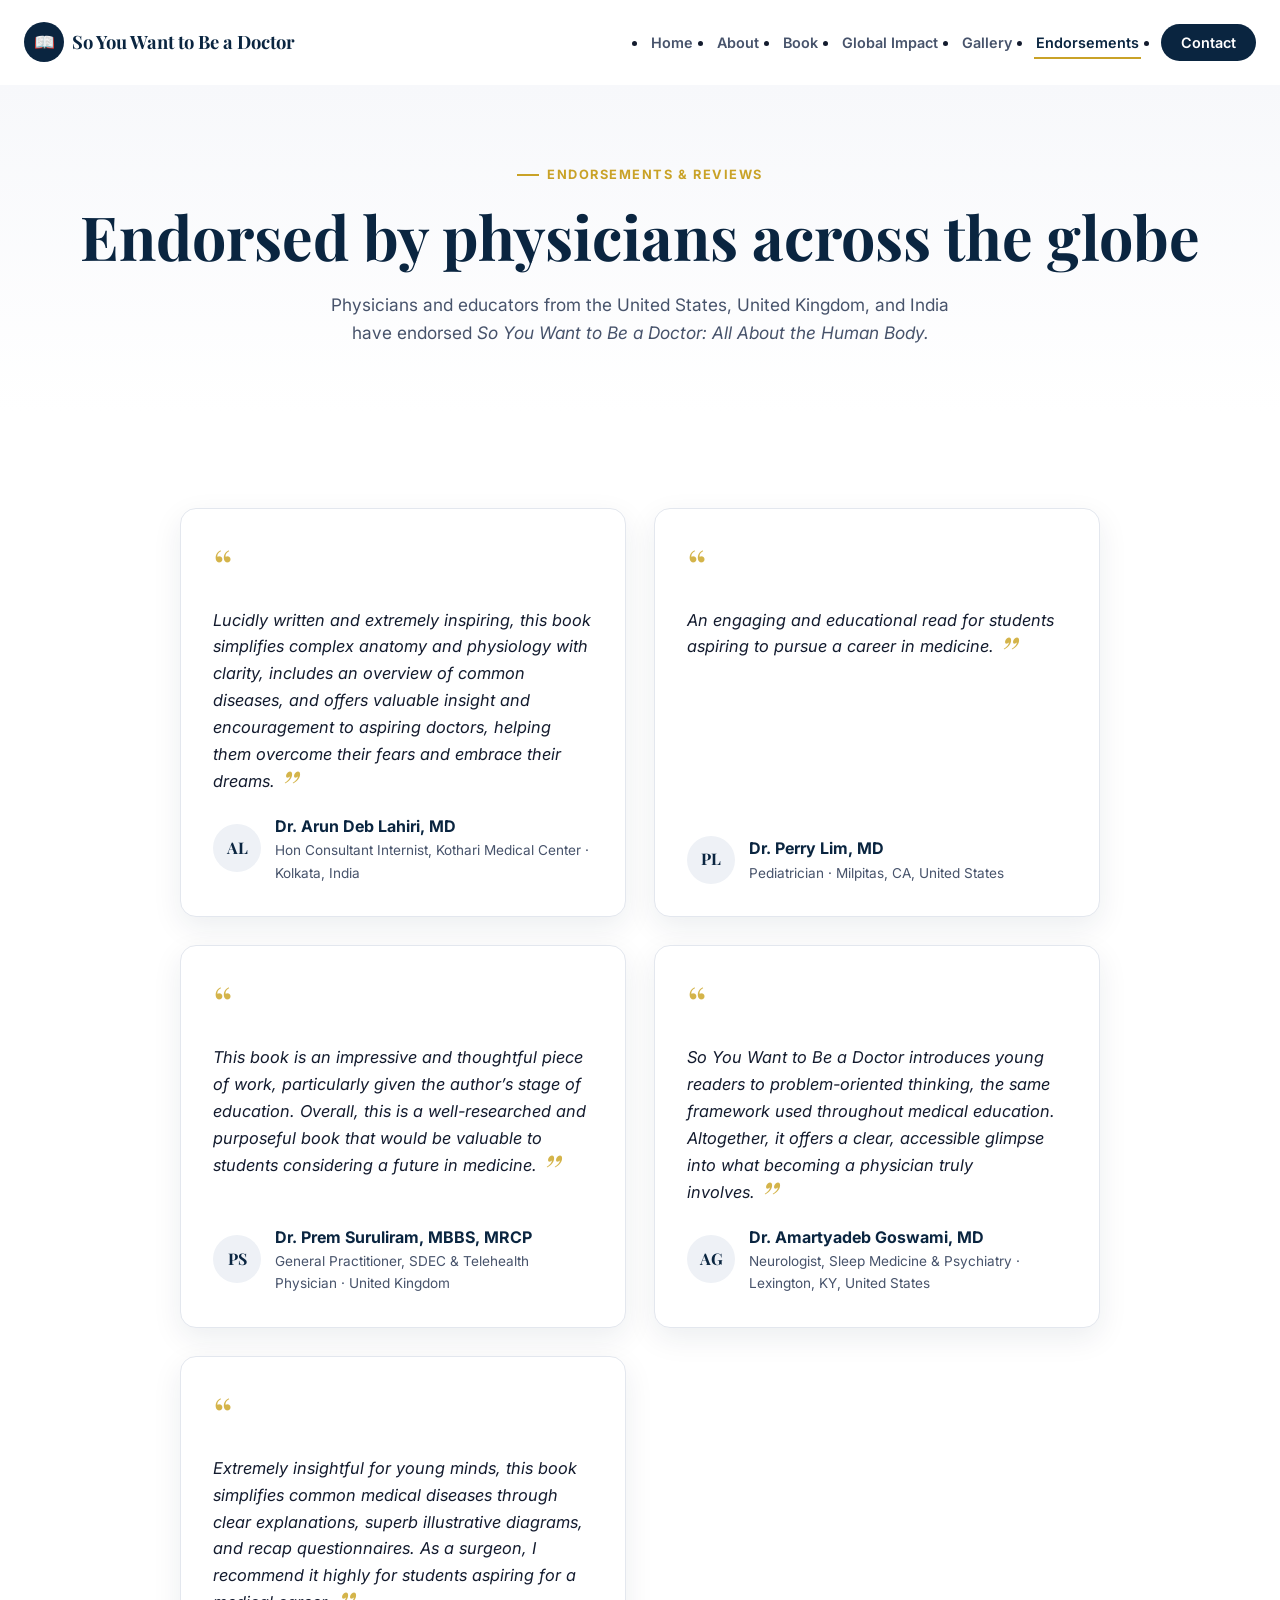
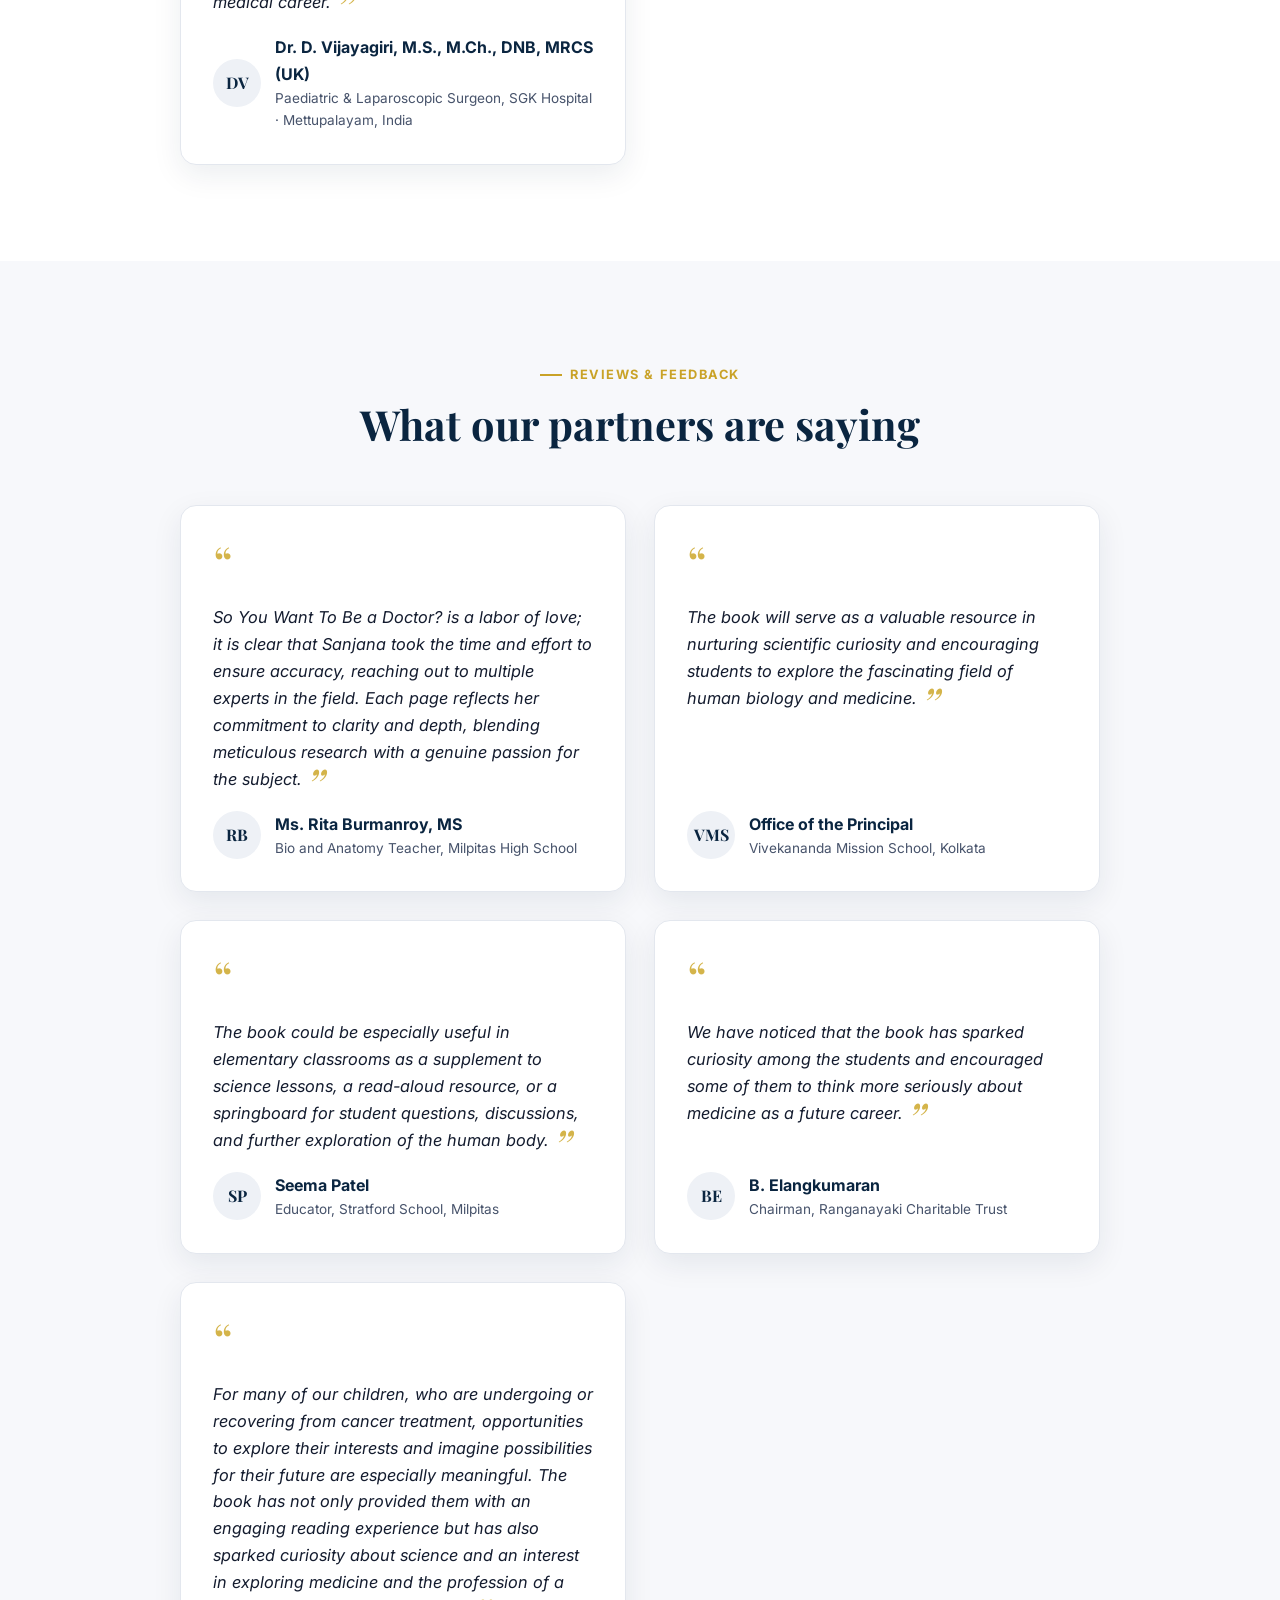
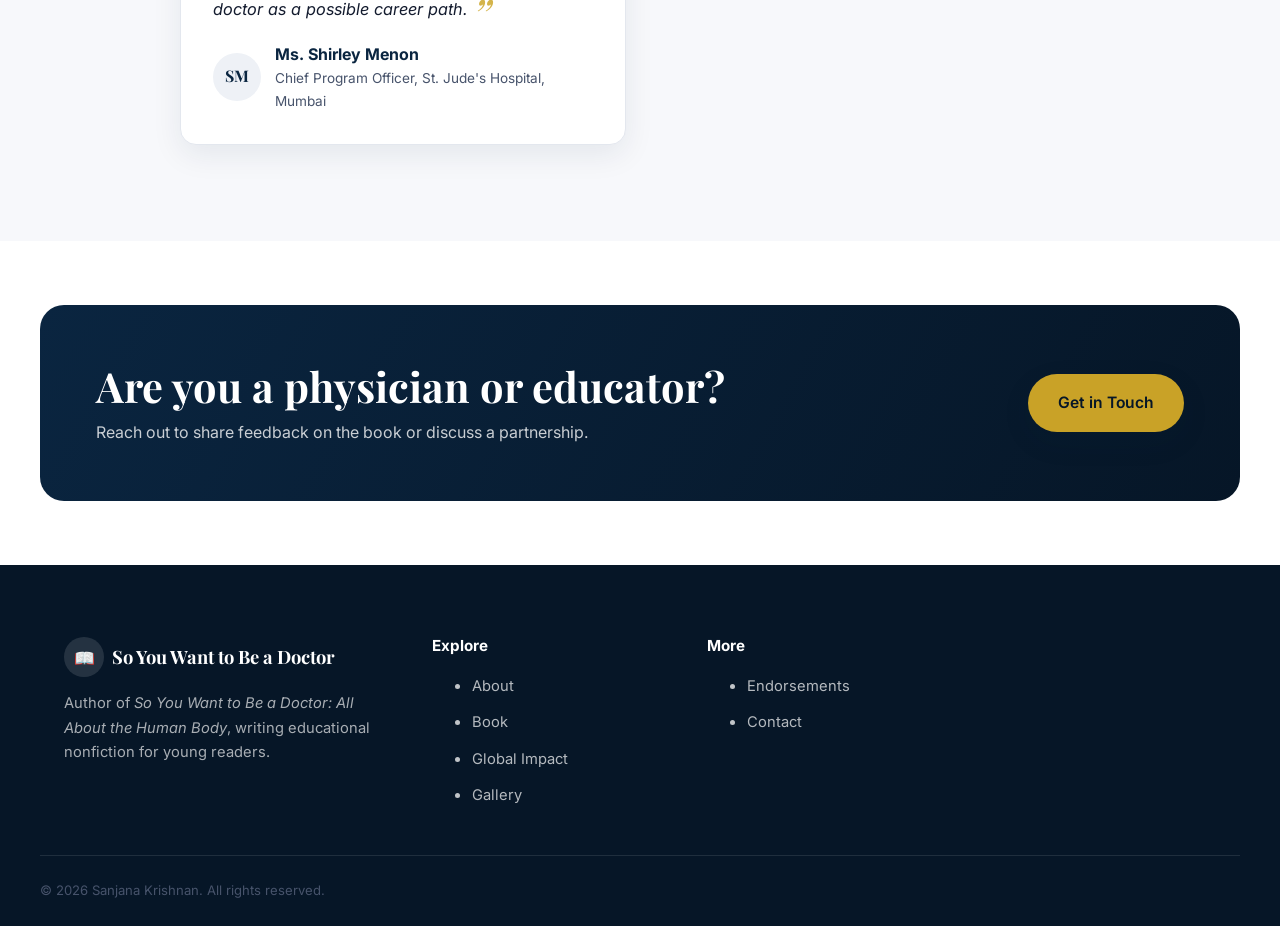
<file: endorsements.html>
<!DOCTYPE html>
<html lang="en">
<head>
  <meta charset="UTF-8" />
  <meta name="viewport" content="width=device-width, initial-scale=1.0" />
  <title>Physician Endorsements | Sanjana Krishnan</title>
  <meta name="description" content="So You Want to Be a Doctor is endorsed by five physicians from the United States, United Kingdom, and India." />
  <meta name="keywords" content="anatomy book for middle school, diagnostic thinking, health literacy, medical careers for students" />
  <link rel="canonical" href="endorsements.html" />

  <meta property="og:type" content="website" />
  <meta property="og:title" content="Physician Endorsements | Sanjana Krishnan" />
  <meta property="og:description" content="Endorsed by five physicians from the United States, United Kingdom, and India." />
  <meta property="og:image" content="assets/images/book/book_cover.png" />
  <meta property="og:url" content="endorsements.html" />
  <meta name="twitter:card" content="summary_large_image" />

  <link rel="icon" type="image/svg+xml" href="assets/icons/favicon.svg" />
  <link rel="preconnect" href="https://fonts.googleapis.com" />
  <link rel="preconnect" href="https://fonts.gstatic.com" crossorigin />
  <link href="https://fonts.googleapis.com/css2?family=Playfair+Display:wght@600;700&amp;family=Inter:wght@400;500;600;700&amp;display=swap" rel="stylesheet" />
  <link rel="stylesheet" href="assets/css/style.css" />
</head>
<body>
  <a class="skip-link" href="#main-content">Skip to main content</a>

  <header class="site-header" id="site-header">
    <div class="container header-inner">
      <a href="index.html" class="logo">
        <span class="logo-mark">📖</span>
        <span class="logo-text">So You Want to Be a Doctor</span>
      </a>
      <nav class="main-nav" id="main-nav" aria-label="Primary">
        <ul>
          <li><a href="index.html">Home</a></li>
          <li><a href="about.html">About</a></li>
          <li><a href="book.html">Book</a></li>
          <li><a href="impact.html">Global Impact</a></li>
          <li><a href="gallery.html">Gallery</a></li>
          <li><a href="endorsements.html">Endorsements</a></li>
          <li><a href="contact.html" class="nav-cta">Contact</a></li>
        </ul>
      </nav>
      <button class="nav-toggle" id="nav-toggle" aria-expanded="false" aria-controls="main-nav" aria-label="Toggle navigation menu">
        <span></span><span></span><span></span>
      </button>
    </div>
  </header>

  <main id="main-content">
    <section class="page-hero">
      <div class="container reveal">
        <span class="eyebrow">Endorsements &amp; Reviews</span>
        <h1>Endorsed by physicians across the globe</h1>
        <p>Physicians and educators from the United States, United Kingdom, and India have endorsed <em>So You Want to Be a Doctor: All About the Human Body.</em></p>
      </div>
    </section>

    <section>
      <div class="container">
        <div class="grid grid-1-mobile" style="display:grid; grid-template-columns:repeat(2,1fr); gap:28px; max-width:920px; margin:0 auto;">
          <div class="testimonial-card reveal">
            <span class="testimonial-quote-mark">&ldquo;</span>
            <blockquote>Lucidly written and extremely inspiring, this book simplifies complex anatomy and physiology with clarity, includes an overview of common diseases, and offers valuable insight and encouragement to aspiring doctors, helping them overcome their fears and embrace their dreams.</blockquote>
            <div class="testimonial-attribution">
              <div class="testimonial-avatar">AL</div>
              <div>
                <div class="testimonial-name">Dr. Arun Deb Lahiri, MD</div>
                <div class="testimonial-role">Hon Consultant Internist, Kothari Medical Center &middot; Kolkata, India</div>
              </div>
            </div>
          </div>
          <div class="testimonial-card reveal reveal-delay-1">
            <span class="testimonial-quote-mark">&ldquo;</span>
            <blockquote>An engaging and educational read for students aspiring to pursue a career in medicine.</blockquote>
            <div class="testimonial-attribution">
              <div class="testimonial-avatar">PL</div>
              <div>
                <div class="testimonial-name">Dr. Perry Lim, MD</div>
                <div class="testimonial-role">Pediatrician &middot; Milpitas, CA, United States</div>
              </div>
            </div>
          </div>
          <div class="testimonial-card reveal">
            <span class="testimonial-quote-mark">&ldquo;</span>
            <blockquote>This book is an impressive and thoughtful piece of work, particularly given the author&rsquo;s stage of education. Overall, this is a well-researched and purposeful book that would be valuable to students considering a future in medicine.</blockquote>
            <div class="testimonial-attribution">
              <div class="testimonial-avatar">PS</div>
              <div>
                <div class="testimonial-name">Dr. Prem Suruliram, MBBS, MRCP</div>
                <div class="testimonial-role">General Practitioner, SDEC &amp; Telehealth Physician &middot; United Kingdom</div>
              </div>
            </div>
          </div>
          <div class="testimonial-card reveal reveal-delay-1">
            <span class="testimonial-quote-mark">&ldquo;</span>
            <blockquote>So You Want to Be a Doctor introduces young readers to problem-oriented thinking, the same framework used throughout medical education. Altogether, it offers a clear, accessible glimpse into what becoming a physician truly involves.</blockquote>
            <div class="testimonial-attribution">
              <div class="testimonial-avatar">AG</div>
              <div>
                <div class="testimonial-name">Dr. Amartyadeb Goswami, MD</div>
                <div class="testimonial-role">Neurologist, Sleep Medicine &amp; Psychiatry &middot; Lexington, KY, United States</div>
              </div>
            </div>
          </div>
          <div class="testimonial-card reveal">
            <span class="testimonial-quote-mark">&ldquo;</span>
            <blockquote>Extremely insightful for young minds, this book simplifies common medical diseases through clear explanations, superb illustrative diagrams, and recap questionnaires. As a surgeon, I recommend it highly for students aspiring for a medical career.</blockquote>
            <div class="testimonial-attribution">
              <div class="testimonial-avatar">DV</div>
              <div>
                <div class="testimonial-name">Dr. D. Vijayagiri, M.S., M.Ch., DNB, MRCS (UK)</div>
                <div class="testimonial-role">Paediatric &amp; Laparoscopic Surgeon, SGK Hospital &middot; Mettupalayam, India</div>
              </div>
            </div>
          </div>
        </div>
      </div>
    </section>

    <section class="section-soft">
      <div class="container">
        <div class="section-head reveal">
          <span class="eyebrow">Reviews &amp; Feedback</span>
          <h2>What our partners are saying</h2>
        </div>
        <div class="grid grid-1-mobile" style="display:grid; grid-template-columns:repeat(2,1fr); gap:28px; max-width:920px; margin:0 auto;">
          <div class="testimonial-card reveal">
            <span class="testimonial-quote-mark">&ldquo;</span>
            <blockquote>So You Want To Be a Doctor? is a labor of love; it is clear that Sanjana took the time and effort to ensure accuracy, reaching out to multiple experts in the field. Each page reflects her commitment to clarity and depth, blending meticulous research with a genuine passion for the subject.</blockquote>
            <div class="testimonial-attribution">
              <div class="testimonial-avatar">RB</div>
              <div>
                <div class="testimonial-name">Ms. Rita Burmanroy, MS</div>
                <div class="testimonial-role">Bio and Anatomy Teacher, Milpitas High School</div>
              </div>
            </div>
          </div>
          <div class="testimonial-card reveal reveal-delay-1">
            <span class="testimonial-quote-mark">&ldquo;</span>
            <blockquote>The book will serve as a valuable resource in nurturing scientific curiosity and encouraging students to explore the fascinating field of human biology and medicine.</blockquote>
            <div class="testimonial-attribution">
              <div class="testimonial-avatar">VMS</div>
              <div>
                <div class="testimonial-name">Office of the Principal</div>
                <div class="testimonial-role"><a href="https://vms.edu.in" target="_blank" rel="noopener">Vivekananda Mission School</a>, Kolkata</div>
              </div>
            </div>
          </div>
          <div class="testimonial-card reveal reveal-delay-2">
            <span class="testimonial-quote-mark">&ldquo;</span>
            <blockquote>The book could be especially useful in elementary classrooms as a supplement to science lessons, a read-aloud resource, or a springboard for student questions, discussions, and further exploration of the human body.</blockquote>
            <div class="testimonial-attribution">
              <div class="testimonial-avatar">SP</div>
              <div>
                <div class="testimonial-name">Seema Patel</div>
                <div class="testimonial-role">Educator, Stratford School, Milpitas</div>
              </div>
            </div>
          </div>
          <div class="testimonial-card reveal reveal-delay-3">
            <span class="testimonial-quote-mark">&ldquo;</span>
            <blockquote>We have noticed that the book has sparked curiosity among the students and encouraged some of them to think more seriously about medicine as a future career.</blockquote>
            <div class="testimonial-attribution">
              <div class="testimonial-avatar">BE</div>
              <div>
                <div class="testimonial-name">B. Elangkumaran</div>
                <div class="testimonial-role">Chairman, Ranganayaki Charitable Trust</div>
              </div>
            </div>
          </div>
          <div class="testimonial-card reveal">
            <span class="testimonial-quote-mark">&ldquo;</span>
            <blockquote>For many of our children, who are undergoing or recovering from cancer treatment, opportunities to explore their interests and imagine possibilities for their future are especially meaningful. The book has not only provided them with an engaging reading experience but has also sparked curiosity about science and an interest in exploring medicine and the profession of a doctor as a possible career path.</blockquote>
            <div class="testimonial-attribution">
              <div class="testimonial-avatar">SM</div>
              <div>
                <div class="testimonial-name">Ms. Shirley Menon</div>
                <div class="testimonial-role">Chief Program Officer, St. Jude's Hospital, Mumbai</div>
              </div>
            </div>
          </div>
        </div>
      </div>
    </section>

    <section class="section-tight">
      <div class="container cta-band reveal">
        <div>
          <h2>Are you a physician or educator?</h2>
          <p>Reach out to share feedback on the book or discuss a partnership.</p>
        </div>
        <div class="btn-row">
          <a href="contact.html" class="btn btn-primary">Get in Touch</a>
        </div>
      </div>
    </section>
  </main>

  <footer class="site-footer">
    <div class="container footer-grid">
      <div class="footer-brand">
        <a href="index.html" class="logo"><span class="logo-mark">📖</span><span class="logo-text">So You Want to Be a Doctor</span></a>
        <p>Author of <em>So You Want to Be a Doctor: All About the Human Body</em>, writing educational nonfiction for young readers.</p>
      </div>
      <div class="footer-links">
        <h3>Explore</h3>
        <ul>
          <li><a href="about.html">About</a></li>
          <li><a href="book.html">Book</a></li>
          <li><a href="impact.html">Global Impact</a></li>
          <li><a href="gallery.html">Gallery</a></li>
        </ul>
      </div>
      <div class="footer-links">
        <h3>More</h3>
        <ul>
          <li><a href="endorsements.html">Endorsements</a></li>
          <li><a href="contact.html">Contact</a></li>
        </ul>
      </div>
    </div>
    <div class="container footer-bottom">
      <p>&copy; <span id="year"></span> Sanjana Krishnan. All rights reserved.</p>

    </div>
  </footer>

  <script src="assets/js/main.js" defer></script>
</body>
</html>
</file>
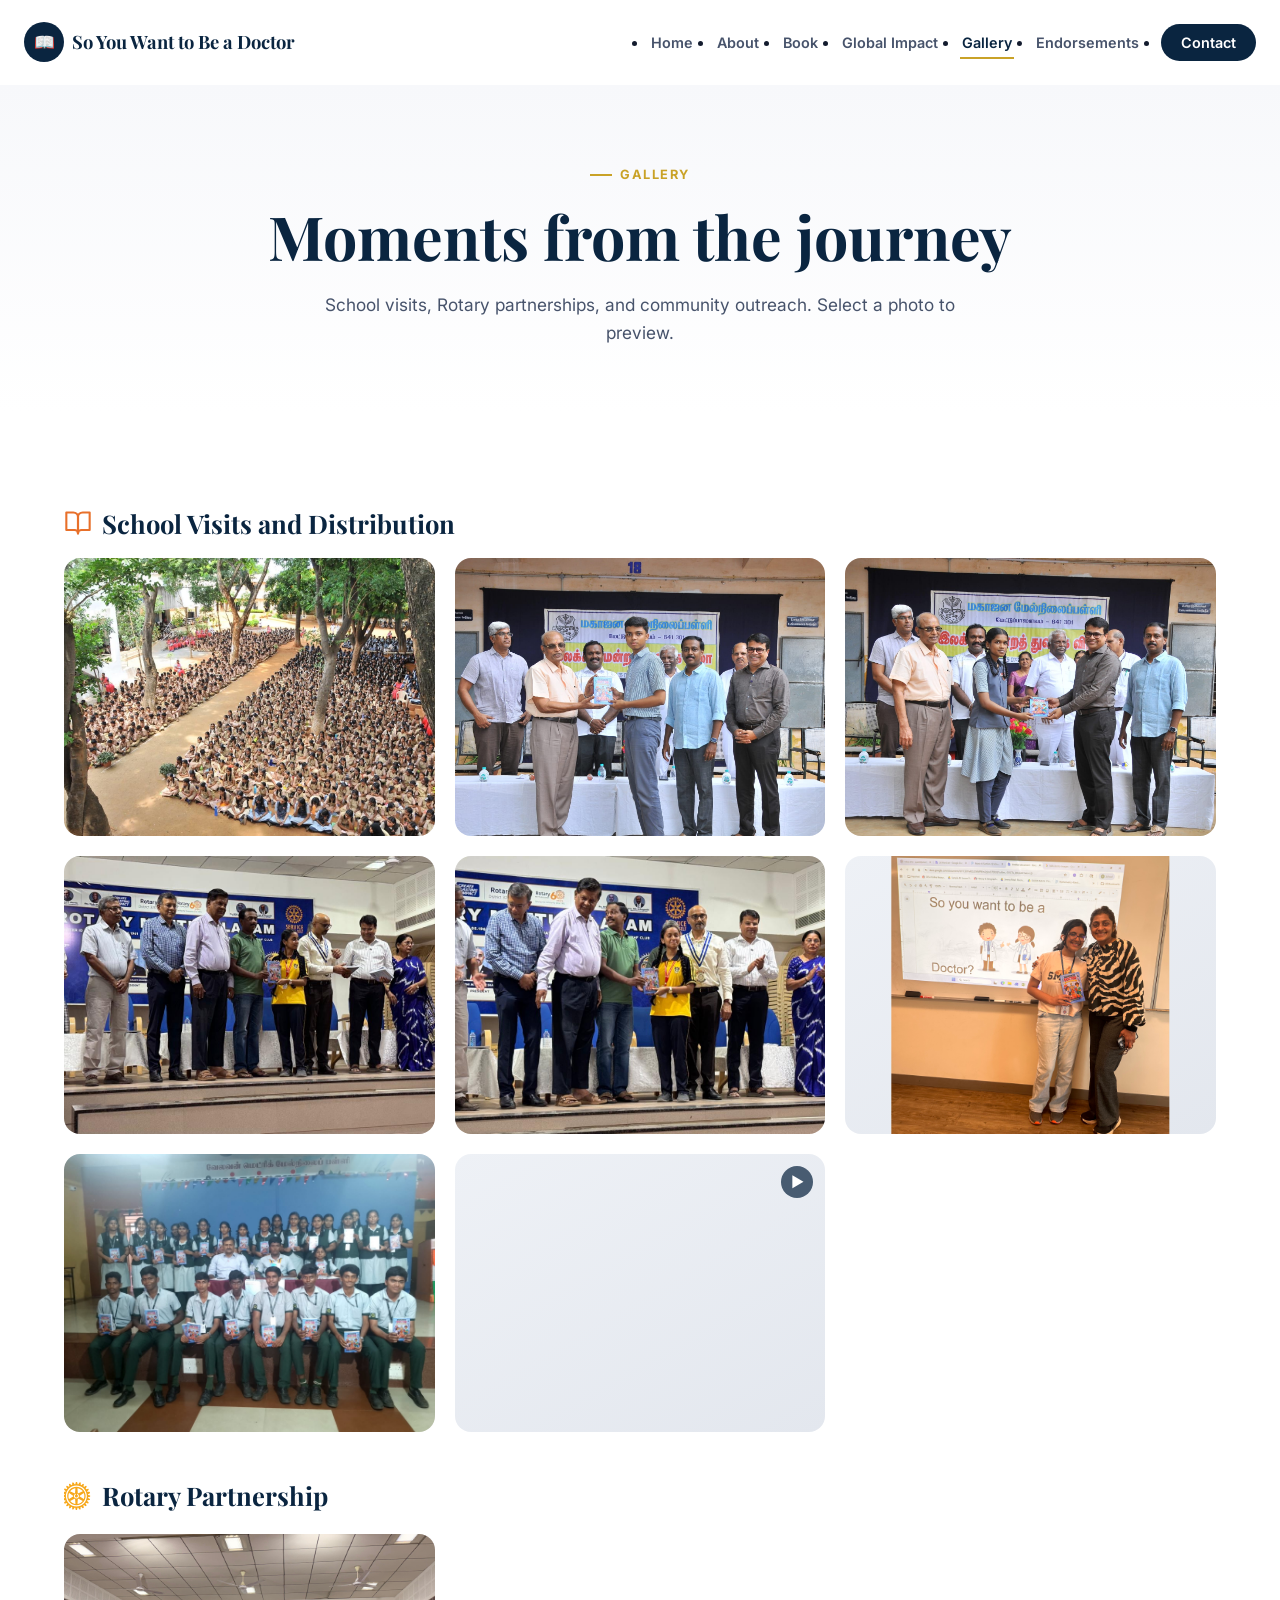
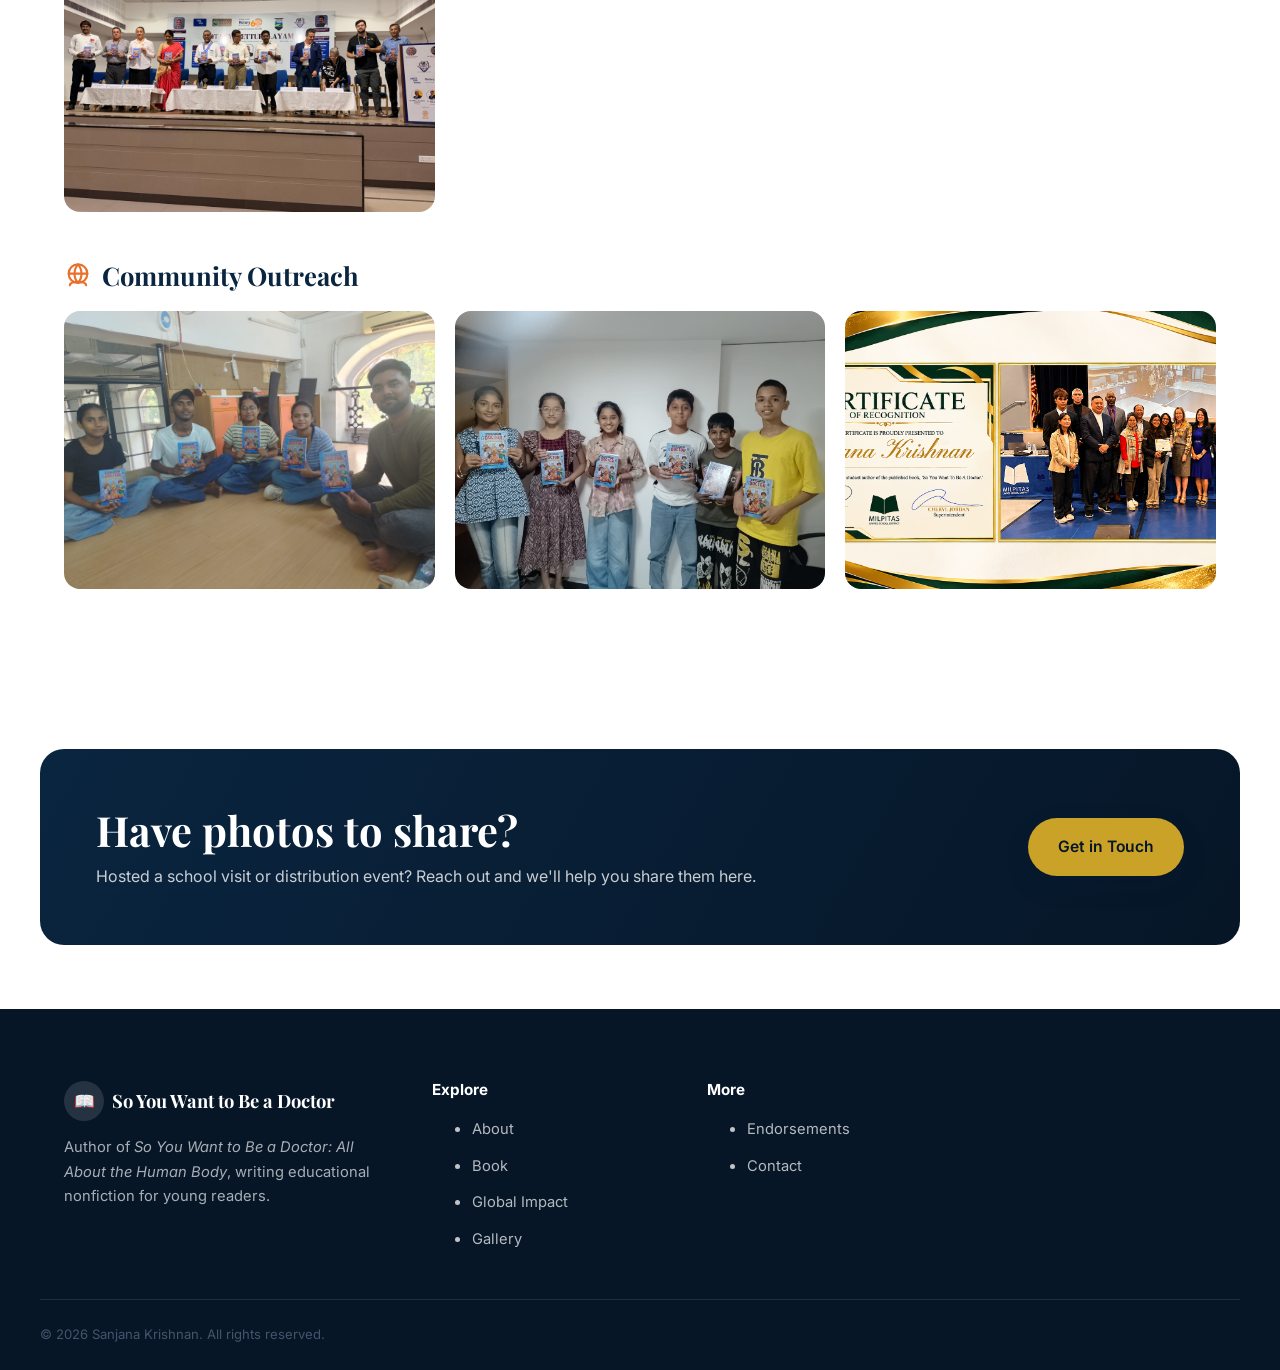
<file: gallery.html>
<!DOCTYPE html>
<html lang="en">
<head>
  <meta charset="UTF-8" />
  <meta name="viewport" content="width=device-width, initial-scale=1.0" />
  <title>Gallery | Sanjana Krishnan</title>
  <meta name="description" content="Photos from school visits, book distribution events, Rotary partnerships, and community outreach." />
  <meta name="keywords" content="community impact, youth literacy, Rotary International literacy, STEM education" />
  <link rel="canonical" href="gallery.html" />

  <meta property="og:type" content="website" />
  <meta property="og:title" content="Gallery | Sanjana Krishnan" />
  <meta property="og:description" content="Moments from school visits, distribution events, and community outreach." />
  <meta property="og:image" content="assets/images/book/book_cover.png" />
  <meta property="og:url" content="gallery.html" />
  <meta name="twitter:card" content="summary_large_image" />

  <link rel="icon" type="image/svg+xml" href="assets/icons/favicon.svg" />
  <link rel="preconnect" href="https://fonts.googleapis.com" />
  <link rel="preconnect" href="https://fonts.gstatic.com" crossorigin />
  <link href="https://fonts.googleapis.com/css2?family=Playfair+Display:wght@600;700&amp;family=Inter:wght@400;500;600;700&amp;display=swap" rel="stylesheet" />
  <link rel="stylesheet" href="assets/css/style.css" />
</head>
<body>
  <a class="skip-link" href="#main-content">Skip to main content</a>

  <header class="site-header" id="site-header">
    <div class="container header-inner">
      <a href="index.html" class="logo">
        <span class="logo-mark">📖</span>
        <span class="logo-text">So You Want to Be a Doctor</span>
      </a>
      <nav class="main-nav" id="main-nav" aria-label="Primary">
        <ul>
          <li><a href="index.html">Home</a></li>
          <li><a href="about.html">About</a></li>
          <li><a href="book.html">Book</a></li>
          <li><a href="impact.html">Global Impact</a></li>
          <li><a href="gallery.html">Gallery</a></li>
          <li><a href="endorsements.html">Endorsements</a></li>
          <li><a href="contact.html" class="nav-cta">Contact</a></li>
        </ul>
      </nav>
      <button class="nav-toggle" id="nav-toggle" aria-expanded="false" aria-controls="main-nav" aria-label="Toggle navigation menu">
        <span></span><span></span><span></span>
      </button>
    </div>
  </header>

  <main id="main-content">
    <section class="page-hero">
      <div class="container reveal">
        <span class="eyebrow">Gallery</span>
        <h1>Moments from the journey</h1>
        <p>School visits, Rotary partnerships, and community outreach. Select a photo to preview.</p>
      </div>
    </section>

    <section>
      <div class="container">
        <h3 class="reveal" style="margin-bottom:20px; display:flex; align-items:center; gap:10px;">
          <svg width="28" height="28" viewBox="0 0 24 24" fill="none" stroke="#E8702A" stroke-width="1.8" stroke-linecap="round" stroke-linejoin="round"><path d="M2 3h6a4 4 0 0 1 4 4v14a3 3 0 0 0-3-3H2z"/><path d="M22 3h-6a4 4 0 0 0-4 4v14a3 3 0 0 1 3-3h7z"/></svg>
          School Visits and Distribution
        </h3>
        <div class="gallery-grid reveal">
          <button class="gallery-item" type="button" data-lightbox-trigger data-src="assets/images/gallery/school/Mahajana_Prayer_Book_Distribution.JPG" data-title="Mahajana Higher Secondary School" data-desc="Morning assembly at Mahajana Higher Secondary School, Mettupalayam, Tamil Nadu.">
            <img src="assets/images/gallery/school/Mahajana_Prayer_Book_Distribution.JPG" alt="Students at morning assembly, Mahajana Higher Secondary School" width="1280" height="849" loading="lazy" />
            <span class="gallery-caption">Mahajana Higher Secondary School</span>
          </button>
          <button class="gallery-item" type="button" data-lightbox-trigger data-src="assets/images/gallery/school/Mahajana-MTP1.JPG" data-title="Tamil Literature Festival, Mahajana School" data-desc="A student receives So You Want to Be a Doctor at the Educate to Elevate Tamil Literature Festival, Mahajana Higher Secondary School, July 2026.">
            <img src="assets/images/gallery/school/Mahajana-MTP1.JPG" alt="Student receiving the book on stage at Mahajana Higher Secondary School" width="1600" height="1062" loading="lazy" />
            <span class="gallery-caption">Tamil Literature Festival, Mahajana School</span>
          </button>
          <button class="gallery-item" type="button" data-lightbox-trigger data-src="assets/images/gallery/school/Mahajana_School_MTP2.JPG" data-title="Tamil Literature Festival, Mahajana School" data-desc="Another student receives the book at the Mahajana Higher Secondary School ceremony.">
            <img src="assets/images/gallery/school/Mahajana_School_MTP2.JPG" alt="Student receiving the book on stage at Mahajana Higher Secondary School" width="1600" height="1062" loading="lazy" />
            <span class="gallery-caption">Tamil Literature Festival, Mahajana School</span>
          </button>
          <button class="gallery-item" type="button" data-lightbox-trigger data-src="assets/images/gallery/school/Metro_Matric_MTP1.JPG" data-title="Metro Matriculation Higher Secondary School" data-desc="Metro Matriculation Higher Secondary School students receive the book at a Rotary Mettupalayam ceremony.">
            <img src="assets/images/gallery/school/Metro_Matric_MTP1.JPG" alt="Student receiving the book at a Rotary Mettupalayam ceremony" width="1280" height="720" loading="lazy" />
            <span class="gallery-caption">Metro Matriculation Higher Secondary School</span>
          </button>
          <button class="gallery-item" type="button" data-lightbox-trigger data-src="assets/images/gallery/school/Metro_Rotary_MTP2.JPG" data-title="Metro Matriculation Higher Secondary School" data-desc="Another moment from the Metro Matriculation Higher Secondary School book presentation.">
            <img src="assets/images/gallery/school/Metro_Rotary_MTP2.JPG" alt="Student receiving the book at a Rotary Mettupalayam ceremony" width="1280" height="720" loading="lazy" />
            <span class="gallery-caption">Metro Matriculation Higher Secondary School</span>
          </button>
          <button class="gallery-item" type="button" data-lightbox-trigger data-src="assets/images/gallery/school/Stratford_Milpitas.jpg" data-title="Stratford School, Milpitas, CA" data-desc="Presenting the book to students at Stratford School in Milpitas, California." data-rotate="-90deg">
            <img src="assets/images/gallery/school/Stratford_Milpitas.jpg" alt="Sanjana presenting the book at Stratford School, Milpitas, California" width="3024" height="4032" loading="lazy" style="transform: rotate(-90deg);" />
            <span class="gallery-caption">Stratford School, Milpitas, CA</span>
          </button>
          <button class="gallery-item" type="button" data-lightbox-trigger data-src="assets/images/gallery/school/Velavan-kids.png" data-title="Velavan School" data-desc="Students with copies of the book.">
            <img src="assets/images/gallery/school/Velavan-kids.png" alt="Students with copies of the book at Velavan School" loading="lazy" />
            <span class="gallery-caption">Velavan School</span>
          </button>
          <button class="gallery-item" type="button" data-lightbox-trigger data-video="assets/images/gallery/school/Book_Handoff_Clip.MP4" data-title="Book Handoff" data-desc="A short clip from a school book presentation.">
            <video src="assets/images/gallery/school/Book_Handoff_Clip.MP4" muted preload="metadata"></video>
            <span class="video-badge" aria-hidden="true">&#9654;</span>
            <span class="gallery-caption">Book Handoff (Video)</span>
          </button>
        </div>

        <h3 class="reveal" style="margin:48px 0 20px;">
          <a href="https://www.rotary.org" target="_blank" rel="noopener" style="display:inline-flex; align-items:center; gap:10px; text-decoration:none; color:inherit;">
            <img src="assets/images/logos/rotary-gold.svg" alt="Rotary International" style="height:28px; width:auto; vertical-align:middle;" />
            Rotary Partnership
          </a>
        </h3>
        <div class="gallery-grid reveal">
          <button class="gallery-item" type="button" data-lightbox-trigger data-src="assets/images/gallery/rotary/Rotary_MTP_Mexico_Partnership.JPG" data-title="Rotary Friendship Exchange" data-desc="Rotary Friendship Exchange delegates, including partners from Mexico, at the book's official launch with the Rotary Club of Mettupalayam, March 2026.">
            <img src="assets/images/gallery/rotary/Rotary_MTP_Mexico_Partnership.JPG" alt="Rotary Friendship Exchange delegates on stage with the book at Rotary Club of Mettupalayam" width="4032" height="3024" loading="lazy" />
            <span class="gallery-caption">Rotary Friendship Exchange, Mettupalayam</span>
          </button>
        </div>

        <h3 class="reveal" style="margin:48px 0 20px; display:flex; align-items:center; gap:10px;">
          <svg width="28" height="28" viewBox="0 0 24 24" fill="none" stroke="#E8702A" stroke-width="1.8" stroke-linecap="round" stroke-linejoin="round"><circle cx="12" cy="10" r="8"/><path d="M4 10h16"/><path d="M12 2a12.3 12.3 0 0 1 3 8 12.3 12.3 0 0 1-3 8 12.3 12.3 0 0 1-3-8 12.3 12.3 0 0 1 3-8z"/><path d="M5 20c0-2 3-3 7-3s7 1 7 3"/></svg>
          Community Outreach
        </h3>
        <div class="gallery-grid reveal">
          <button class="gallery-item" type="button" data-lightbox-trigger data-src="assets/images/gallery/community/RA_Foundation_Mumbai_1.JPG" data-title="RA Foundation, Mumbai" data-desc="Young readers at RA Foundation, Mumbai, with copies of the book.">
            <img src="assets/images/gallery/community/RA_Foundation_Mumbai_1.JPG" alt="Group holding copies of the book at RA Foundation, Mumbai" width="1600" height="1200" loading="lazy" />
            <span class="gallery-caption">RA Foundation, Mumbai</span>
          </button>
          <button class="gallery-item" type="button" data-lightbox-trigger data-src="assets/images/gallery/community/RA_Foundation-Mumbai2.JPG" data-title="RA Foundation, Mumbai" data-desc="More young readers at RA Foundation, Mumbai, with copies of the book.">
            <img src="assets/images/gallery/community/RA_Foundation-Mumbai2.JPG" alt="Group holding copies of the book at RA Foundation, Mumbai" width="1280" height="959" loading="lazy" />
            <span class="gallery-caption">RA Foundation, Mumbai</span>
          </button>
          <button class="gallery-item" type="button" data-lightbox-trigger data-src="assets/images/gallery/community/Milpitas_School_District_Certificate.png" data-title="Milpitas Unified School District Recognition" data-desc="Honored by the Milpitas Unified School District for So You Want to Be a Doctor, November 2026.">
            <img src="assets/images/gallery/community/Milpitas_School_District_Certificate.png" alt="Recognition from Milpitas Unified School District" loading="lazy" />
            <span class="gallery-caption">Milpitas Unified School District Recognition</span>
          </button>
        </div>


      </div>
    </section>

    <section class="section-tight">
      <div class="container cta-band reveal">
        <div>
          <h2>Have photos to share?</h2>
          <p>Hosted a school visit or distribution event? Reach out and we'll help you share them here.</p>
        </div>
        <div class="btn-row">
          <a href="contact.html" class="btn btn-primary">Get in Touch</a>
        </div>
      </div>
    </section>
  </main>

  <!-- Lightbox -->
  <div class="lightbox" id="lightbox" role="dialog" aria-modal="true" aria-labelledby="lightbox-title">
    <div class="lightbox-content">
      <button class="lightbox-close" type="button" aria-label="Close preview">&times;</button>
      <div class="lightbox-visual" aria-hidden="true">🖼️</div>
      <h3 class="lightbox-title" id="lightbox-title"></h3>
      <p class="lightbox-desc"></p>
    </div>
  </div>

  <footer class="site-footer">
    <div class="container footer-grid">
      <div class="footer-brand">
        <a href="index.html" class="logo"><span class="logo-mark">📖</span><span class="logo-text">So You Want to Be a Doctor</span></a>
        <p>Author of <em>So You Want to Be a Doctor: All About the Human Body</em>, writing educational nonfiction for young readers.</p>
      </div>
      <div class="footer-links">
        <h3>Explore</h3>
        <ul>
          <li><a href="about.html">About</a></li>
          <li><a href="book.html">Book</a></li>
          <li><a href="impact.html">Global Impact</a></li>
          <li><a href="gallery.html">Gallery</a></li>
        </ul>
      </div>
      <div class="footer-links">
        <h3>More</h3>
        <ul>
          <li><a href="endorsements.html">Endorsements</a></li>
          <li><a href="contact.html">Contact</a></li>
        </ul>
      </div>
    </div>
    <div class="container footer-bottom">
      <p>&copy; <span id="year"></span> Sanjana Krishnan. All rights reserved.</p>

    </div>
  </footer>

  <script src="assets/js/main.js" defer></script>
</body>
</html>
</file>
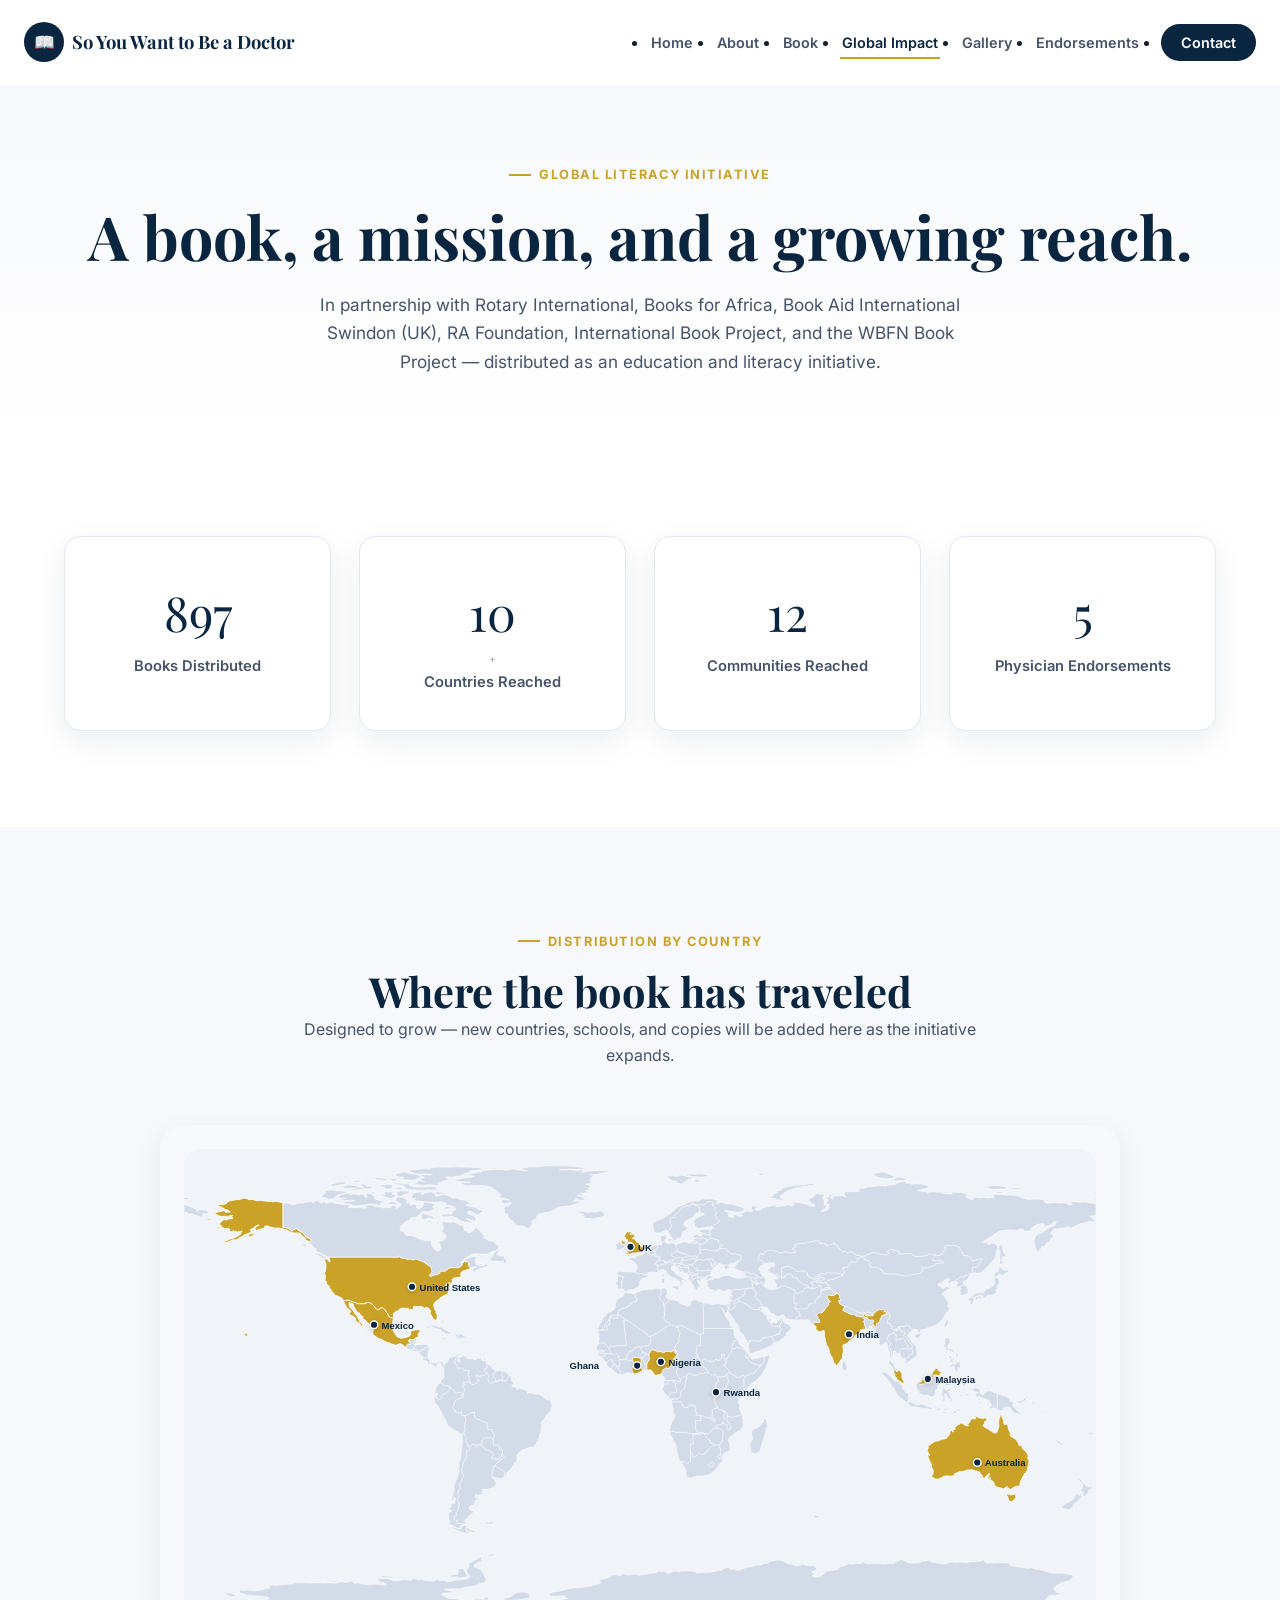
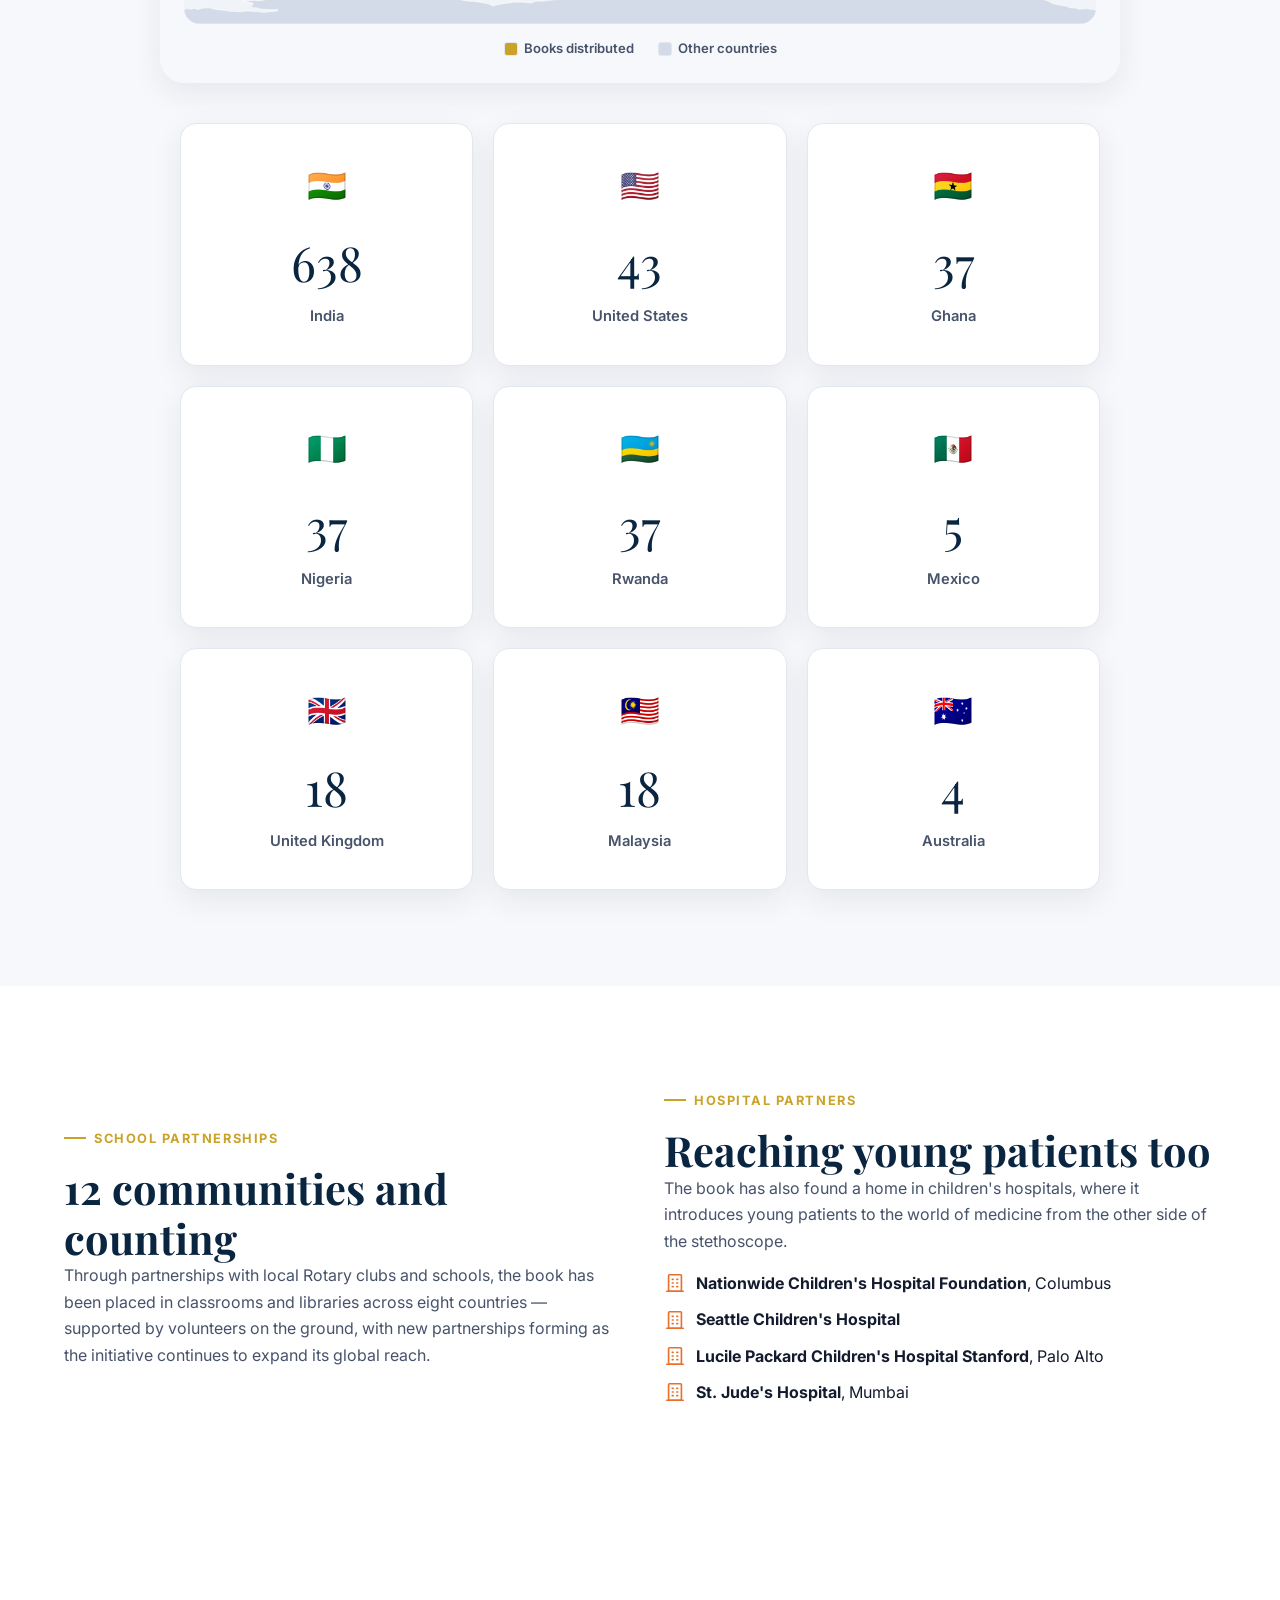
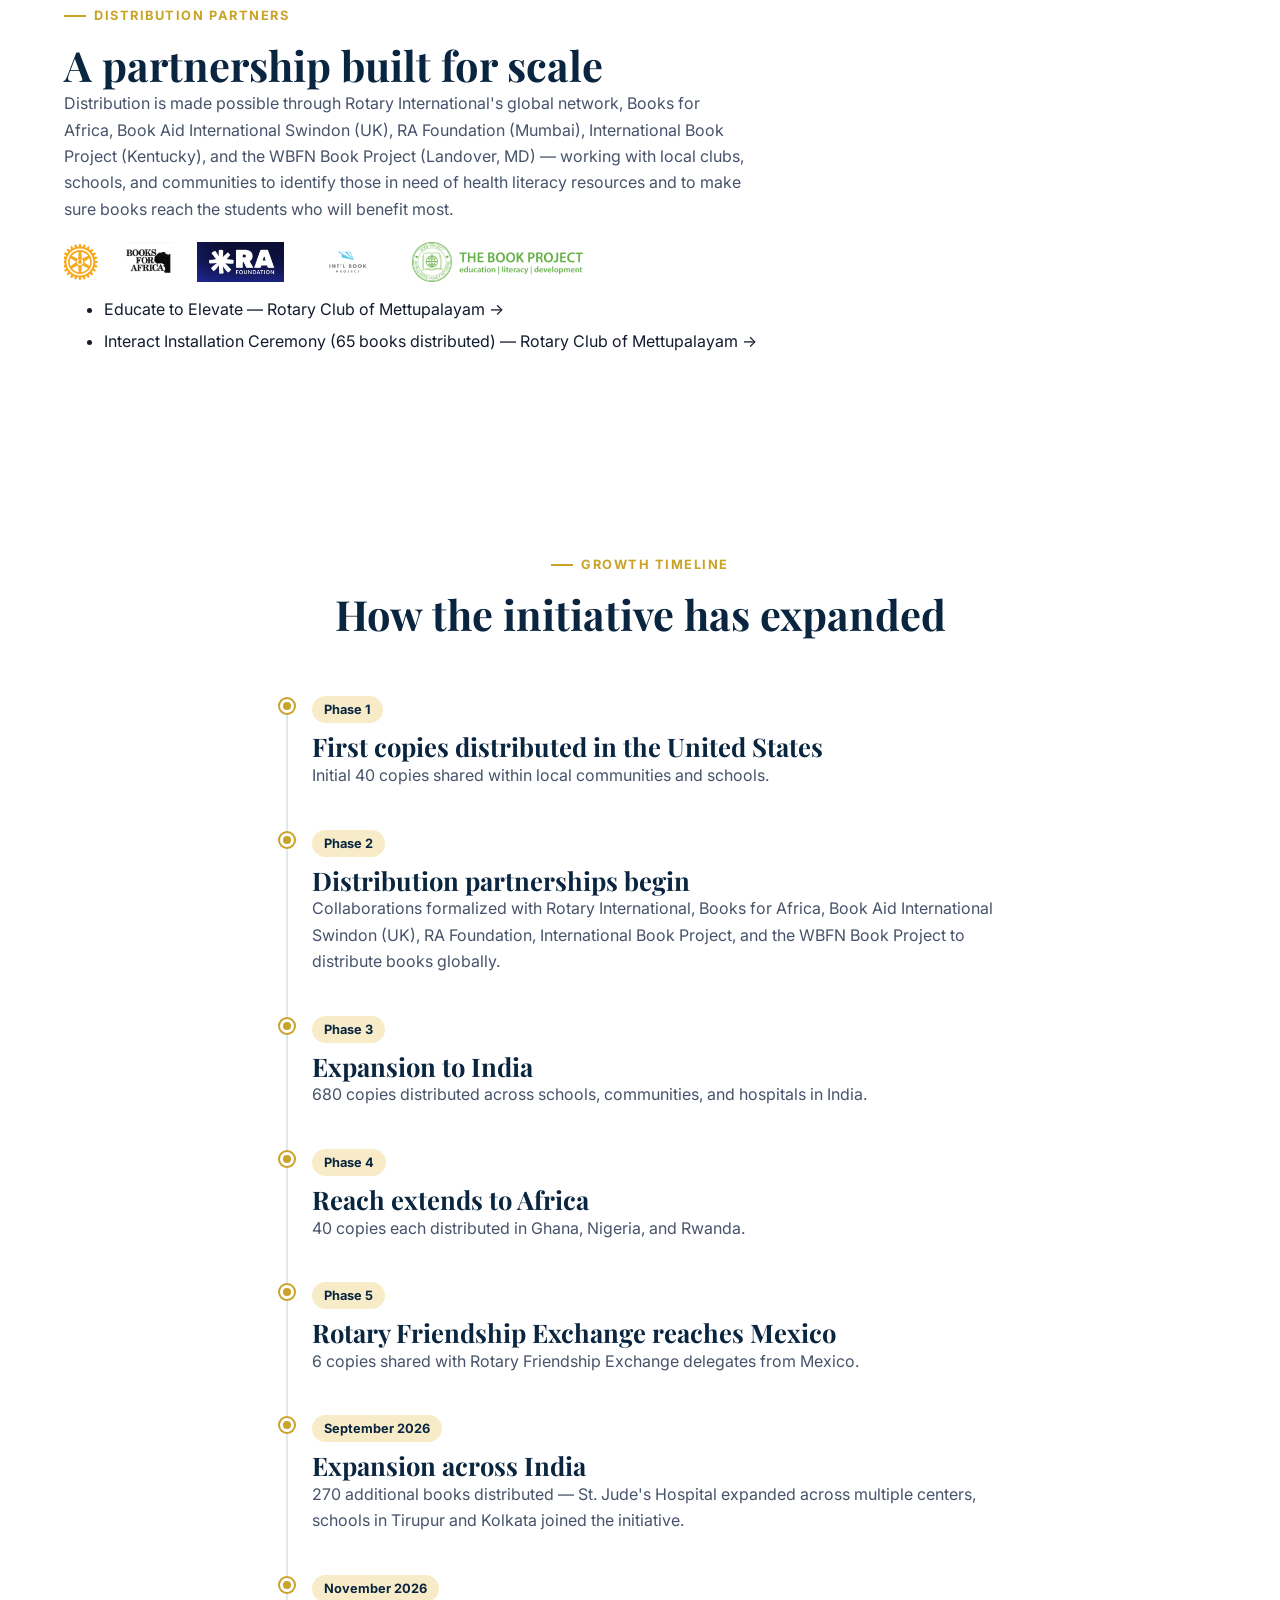
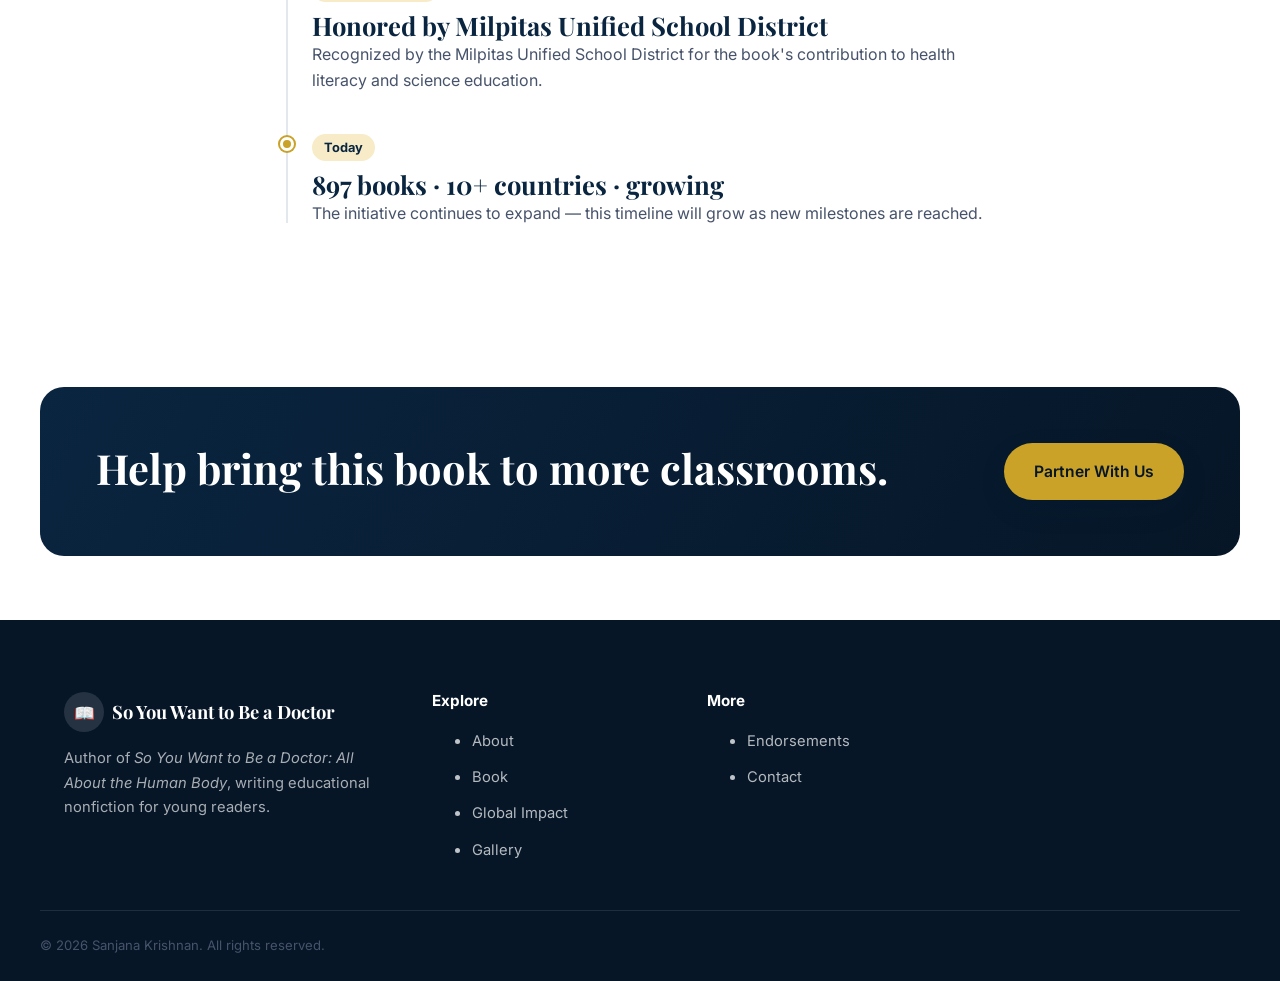
<file: impact.html>
<!DOCTYPE html>
<html lang="en">
<head>
  <meta charset="UTF-8" />
  <meta name="viewport" content="width=device-width, initial-scale=1.0" />
  <title>Global Impact | Sanjana Krishnan &amp; Rotary International</title>
  <meta name="description" content="897 books distributed across 10+ countries in partnership with Rotary International — see the global literacy impact of So You Want to Be a Doctor." />
  <meta name="keywords" content="Rotary International literacy, community impact, youth literacy, health literacy, STEM education" />
  <link rel="canonical" href="impact.html" />

  <meta property="og:type" content="website" />
  <meta property="og:title" content="Global Impact | Sanjana Krishnan &amp; Rotary International" />
  <meta property="og:description" content="897 books distributed across 10+ countries — a growing global literacy initiative with Rotary International." />
  <meta property="og:image" content="assets/images/book/book_cover.png" />
  <meta property="og:url" content="impact.html" />
  <meta name="twitter:card" content="summary_large_image" />

  <link rel="icon" type="image/svg+xml" href="assets/icons/favicon.svg" />
  <link rel="preconnect" href="https://fonts.googleapis.com" />
  <link rel="preconnect" href="https://fonts.gstatic.com" crossorigin />
  <link href="https://fonts.googleapis.com/css2?family=Playfair+Display:wght@600;700&amp;family=Inter:wght@400;500;600;700&amp;display=swap" rel="stylesheet" />
  <link rel="stylesheet" href="assets/css/style.css" />

  <script type="application/ld+json">
  {
    "@context": "https://schema.org",
    "@type": "Project",
    "name": "Global Literacy Initiative — So You Want to Be a Doctor",
    "description": "International book distribution initiative reaching schools, communities, and children's hospitals across 10+ countries.",
    "url": "https://wanna-be-doc.github.io/impact.html",
    "founder": {
      "@type": "Person",
      "name": "Sanjana Krishnan",
      "url": "https://wanna-be-doc.github.io/about.html"
    },
    "sponsor": [
      { "@type": "Organization", "name": "Rotary International", "url": "https://www.rotary.org" },
      { "@type": "Organization", "name": "Books for Africa", "url": "https://www.booksforafrica.org" },
      { "@type": "Organization", "name": "Book Aid International Swindon" },
      { "@type": "Organization", "name": "RA Foundation", "url": "https://www.rafoundation.org.in" },
      { "@type": "Organization", "name": "International Book Project", "url": "https://www.intlbookproject.org" },
      { "@type": "Organization", "name": "WBFN Book Project", "url": "https://www.bookproject-wbfn.org" }
    ]
  }
  </script>
</head>
<body>
  <a class="skip-link" href="#main-content">Skip to main content</a>

  <header class="site-header" id="site-header">
    <div class="container header-inner">
      <a href="index.html" class="logo">
        <span class="logo-mark">📖</span>
        <span class="logo-text">So You Want to Be a Doctor</span>
      </a>
      <nav class="main-nav" id="main-nav" aria-label="Primary">
        <ul>
          <li><a href="index.html">Home</a></li>
          <li><a href="about.html">About</a></li>
          <li><a href="book.html">Book</a></li>
          <li><a href="impact.html">Global Impact</a></li>
          <li><a href="gallery.html">Gallery</a></li>
          <li><a href="endorsements.html">Endorsements</a></li>
          <li><a href="contact.html" class="nav-cta">Contact</a></li>
        </ul>
      </nav>
      <button class="nav-toggle" id="nav-toggle" aria-expanded="false" aria-controls="main-nav" aria-label="Toggle navigation menu">
        <span></span><span></span><span></span>
      </button>
    </div>
  </header>

  <main id="main-content">
    <section class="page-hero">
      <div class="container reveal">
        <span class="eyebrow">Global Literacy Initiative</span>
        <h1>A book, a mission, and a growing reach.</h1>
        <p>In partnership with Rotary International, Books for Africa, Book Aid International Swindon (UK), RA Foundation, International Book Project, and the WBFN Book Project — distributed as an education and literacy initiative.</p>
      </div>
    </section>

    <section>
      <div class="container grid grid-4">
        <div class="stat-card reveal">
<span class="stat-num" data-counter="897">0</span>
            <span class="stat-label">Books Distributed</span>
        </div>
        <div class="stat-card reveal reveal-delay-1">
          <span class="stat-num" data-counter="10">0</span><span class="stat-num" style="font-size:0.6em;">+</span>
          <span class="stat-label">Countries Reached</span>
        </div>
        <div class="stat-card reveal reveal-delay-2">
          <span class="stat-num" data-counter="12">0</span>
          <span class="stat-label">Communities Reached</span>
        </div>
        <div class="stat-card reveal reveal-delay-3">
          <span class="stat-num" data-counter="5">0</span>
          <span class="stat-label">Physician Endorsements</span>
        </div>
      </div>
    </section>

    <!-- Distribution by Country -->
    <section class="section-soft">
      <div class="container">
        <div class="section-head reveal">
          <span class="eyebrow">Distribution by Country</span>
          <h2>Where the book has traveled</h2>
          <p>Designed to grow — new countries, schools, and copies will be added here as the initiative expands.</p>
        </div>
        <div class="world-map-wrap reveal">
          <object type="image/svg+xml" data="assets/images/world-map.svg" class="world-map-obj" aria-label="World map showing countries where the book has been distributed: United States, Mexico, Ghana, Nigeria, Rwanda, India, United Kingdom, Malaysia, and Australia">
            <img src="assets/images/world-map.svg" alt="World map showing book distribution across 10+ countries" />
          </object>
          <div class="map-legend">
            <span class="legend-item"><span class="legend-swatch legend-highlighted"></span> Books distributed</span>
            <span class="legend-item"><span class="legend-swatch legend-default"></span> Other countries</span>
          </div>
        </div>
        <div class="grid grid-3" style="max-width:920px; margin:0 auto; gap:20px;">
          <div class="stat-card reveal">
            <span class="country-flag-lg" aria-hidden="true">🇮🇳</span>
            <span class="stat-num" data-counter="680">0</span>
            <span class="stat-label">India</span>

          </div>
          <div class="stat-card reveal reveal-delay-1">
            <span class="country-flag-lg" aria-hidden="true">🇺🇸</span>
            <span class="stat-num" data-counter="46">0</span>
            <span class="stat-label">United States</span>
          </div>
          <div class="stat-card reveal reveal-delay-2">
            <span class="country-flag-lg" aria-hidden="true">🇬🇭</span>
            <span class="stat-num" data-counter="40">0</span>
            <span class="stat-label">Ghana</span>
          </div>
          <div class="stat-card reveal">
            <span class="country-flag-lg" aria-hidden="true">🇳🇬</span>
            <span class="stat-num" data-counter="40">0</span>
            <span class="stat-label">Nigeria</span>
          </div>
          <div class="stat-card reveal reveal-delay-1">
            <span class="country-flag-lg" aria-hidden="true">🇷🇼</span>
            <span class="stat-num" data-counter="40">0</span>
            <span class="stat-label">Rwanda</span>
          </div>
          <div class="stat-card reveal reveal-delay-2">
            <span class="country-flag-lg" aria-hidden="true">🇲🇽</span>
            <span class="stat-num" data-counter="6">0</span>
            <span class="stat-label">Mexico</span>
          </div>
          <div class="stat-card reveal">
            <span class="country-flag-lg" aria-hidden="true">🇬🇧</span>
            <span class="stat-num" data-counter="20">0</span>
            <span class="stat-label">United Kingdom</span>
          </div>
          <div class="stat-card reveal reveal-delay-1">
            <span class="country-flag-lg" aria-hidden="true">🇲🇾</span>
            <span class="stat-num" data-counter="20">0</span>
            <span class="stat-label">Malaysia</span>
          </div>
          <div class="stat-card reveal reveal-delay-2">
            <span class="country-flag-lg" aria-hidden="true">🇦🇺</span>
            <span class="stat-num" data-counter="5">0</span>
            <span class="stat-label">Australia</span>
          </div>
        </div>
      </div>
    </section>

    <!-- School Partnerships / Rotary -->
    <section>
      <div class="container grid grid-2" style="gap:48px; align-items:center;">
        <div class="reveal">
          <span class="eyebrow">School Partnerships</span>
          <h2>12 communities and counting</h2>
          <p>
            Through partnerships with local Rotary clubs and schools, the book has been placed in classrooms and libraries across eight countries — supported by volunteers on the ground, with new partnerships forming as the initiative continues to expand its global reach.
          </p>
        </div>
        <div class="reveal reveal-delay-1">
          <span class="eyebrow">Hospital Partners</span>
          <h2>Reaching young patients too</h2>
          <p>
            The book has also found a home in children's hospitals, where it introduces young patients to the world of medicine from the other side of the stethoscope.
          </p>
          <div style="display:flex; flex-direction:column; gap:10px; margin-top:16px;">
            <div style="display:flex; align-items:center; gap:10px;">
              <svg width="22" height="22" viewBox="0 0 24 24" fill="none" stroke="#E8702A" stroke-width="1.8" stroke-linecap="round" stroke-linejoin="round"><path d="M3 21h18M9 8h1M9 12h1M9 16h1M14 8h1M14 12h1M14 16h1"/><rect x="5" y="3" width="14" height="18" rx="1"/></svg>
              <span><strong>Nationwide Children's Hospital Foundation</strong>, Columbus</span>
            </div>
            <div style="display:flex; align-items:center; gap:10px;">
              <svg width="22" height="22" viewBox="0 0 24 24" fill="none" stroke="#E8702A" stroke-width="1.8" stroke-linecap="round" stroke-linejoin="round"><path d="M3 21h18M9 8h1M9 12h1M9 16h1M14 8h1M14 12h1M14 16h1"/><rect x="5" y="3" width="14" height="18" rx="1"/></svg>
              <span><strong>Seattle Children's Hospital</strong></span>
            </div>
            <div style="display:flex; align-items:center; gap:10px;">
              <svg width="22" height="22" viewBox="0 0 24 24" fill="none" stroke="#E8702A" stroke-width="1.8" stroke-linecap="round" stroke-linejoin="round"><path d="M3 21h18M9 8h1M9 12h1M9 16h1M14 8h1M14 12h1M14 16h1"/><rect x="5" y="3" width="14" height="18" rx="1"/></svg>
              <span><strong>Lucile Packard Children's Hospital Stanford</strong>, Palo Alto</span>
            </div>
            <div style="display:flex; align-items:center; gap:10px;">
              <svg width="22" height="22" viewBox="0 0 24 24" fill="none" stroke="#E8702A" stroke-width="1.8" stroke-linecap="round" stroke-linejoin="round"><path d="M3 21h18M9 8h1M9 12h1M9 16h1M14 8h1M14 12h1M14 16h1"/><rect x="5" y="3" width="14" height="18" rx="1"/></svg>
              <span><strong>St. Jude's Hospital</strong>, Mumbai</span>
            </div>
          </div>
        </div>
      </div>
    </section>

    <section>
      <div class="container reveal">
        <span class="eyebrow">Distribution Partners</span>
        <h2>A partnership built for scale</h2>
        <p style="max-width:680px;">
          Distribution is made possible through Rotary International's global network, Books for Africa, Book Aid International Swindon (UK), RA Foundation (Mumbai), International Book Project (Kentucky), and the WBFN Book Project (Landover, MD) — working with local clubs, schools, and communities to identify those in need of health literacy resources and to make sure books reach the students who will benefit most.
        </p>
        <div style="display:flex; align-items:center; gap:24px; margin-top:20px; flex-wrap:wrap;">
          <a href="https://www.rotary.org" target="_blank" rel="noopener">
            <img src="assets/images/logos/rotary-gold.svg" alt="Rotary International" style="height:36px; width:auto;" />
          </a>
          <a href="https://www.booksforafrica.org" target="_blank" rel="noopener">
            <img src="assets/images/logos/Books_for_africa.png" alt="Books for Africa" style="height:40px; width:auto;" />
          </a>
          <a href="https://www.rafoundation.org.in" target="_blank" rel="noopener">
            <img src="assets/images/logos/ra_foundation.png" alt="RA Foundation" style="height:40px; width:auto;" />
          </a>
          <a href="https://www.intlbookproject.org" target="_blank" rel="noopener">
            <img src="assets/images/logos/intl_book_project.png" alt="International Book Project" style="height:40px; width:auto;" />
          </a>
          <a href="https://www.bookproject-wbfn.org" target="_blank" rel="noopener">
            <img src="assets/images/logos/wbfn_book_project.png" alt="WBFN Book Project" style="height:40px; width:auto;" />
          </a>
        </div>
        <ul style="margin-top:14px; display:flex; flex-direction:column; gap:6px;">
          <li><a href="https://rcmettupalayam.rotaryindia.org/ProjectDetail.aspx?pid=4347&amp;yearId=52" target="_blank" rel="noopener">Educate to Elevate — Rotary Club of Mettupalayam &rarr;</a></li>
          <li><a href="https://rcmettupalayam.rotaryindia.org/ProjectDetail.aspx?pid=3510&amp;yearId=52" target="_blank" rel="noopener">Interact Installation Ceremony (65 books distributed) — Rotary Club of Mettupalayam &rarr;</a></li>
        </ul>
      </div>
    </section>

    <!-- Growth Timeline -->
    <section>
      <div class="container">
        <div class="section-head reveal">
          <span class="eyebrow">Growth Timeline</span>
          <h2>How the initiative has expanded</h2>
        </div>
        <div class="timeline reveal" style="max-width:720px; margin:0 auto;">
          <div class="timeline-item">
            <span class="timeline-year">Phase 1</span>
            <h3>First copies distributed in the United States</h3>
            <p>Initial 40 copies shared within local communities and schools.</p>
          </div>
          <div class="timeline-item">
            <span class="timeline-year">Phase 2</span>
            <h3>Distribution partnerships begin</h3>
            <p>Collaborations formalized with Rotary International, Books for Africa, Book Aid International Swindon (UK), RA Foundation, International Book Project, and the WBFN Book Project to distribute books globally.</p>
          </div>
          <div class="timeline-item">
            <span class="timeline-year">Phase 3</span>
            <h3>Expansion to India</h3>
            <p>680 copies distributed across schools, communities, and hospitals in India.</p>
          </div>
          <div class="timeline-item">
            <span class="timeline-year">Phase 4</span>
            <h3>Reach extends to Africa</h3>
            <p>40 copies each distributed in Ghana, Nigeria, and Rwanda.</p>
          </div>
          <div class="timeline-item">
            <span class="timeline-year">Phase 5</span>
            <h3>Rotary Friendship Exchange reaches Mexico</h3>
            <p>6 copies shared with Rotary Friendship Exchange delegates from Mexico.</p>
          </div>
          <div class="timeline-item">
            <span class="timeline-year">September 2026</span>
            <h3>Expansion across India</h3>
            <p>270 additional books distributed — St. Jude's Hospital expanded across multiple centers, schools in Tirupur and Kolkata joined the initiative.</p>
          </div>
          <div class="timeline-item">
            <span class="timeline-year">November 2026</span>
            <h3>Honored by Milpitas Unified School District</h3>
            <p>Recognized by the Milpitas Unified School District for the book's contribution to health literacy and science education.</p>
          </div>
          <div class="timeline-item">
            <span class="timeline-year">Today</span>
            <h3>897 books &middot; 10+ countries &middot; growing</h3>
            <p>The initiative continues to expand — this timeline will grow as new milestones are reached.</p>
          </div>
        </div>
      </div>
    </section>

    <section class="section-tight">
      <div class="container cta-band reveal">
        <div>
          <h2>Help bring this book to more classrooms.</h2>

        </div>
        <div class="btn-row">
          <a href="contact.html" class="btn btn-primary">Partner With Us</a>
        </div>
      </div>
    </section>
  </main>

  <footer class="site-footer">
    <div class="container footer-grid">
      <div class="footer-brand">
        <a href="index.html" class="logo"><span class="logo-mark">📖</span><span class="logo-text">So You Want to Be a Doctor</span></a>
        <p>Author of <em>So You Want to Be a Doctor: All About the Human Body</em>, writing educational nonfiction for young readers.</p>
      </div>
      <div class="footer-links">
        <h3>Explore</h3>
        <ul>
          <li><a href="about.html">About</a></li>
          <li><a href="book.html">Book</a></li>
          <li><a href="impact.html">Global Impact</a></li>
          <li><a href="gallery.html">Gallery</a></li>
        </ul>
      </div>
      <div class="footer-links">
        <h3>More</h3>
        <ul>
          <li><a href="endorsements.html">Endorsements</a></li>
          <li><a href="contact.html">Contact</a></li>
        </ul>
      </div>
    </div>
    <div class="container footer-bottom">
      <p>&copy; <span id="year"></span> Sanjana Krishnan. All rights reserved.</p>

    </div>
  </footer>

  <script src="assets/js/main.js" defer></script>
</body>
</html>
</file>
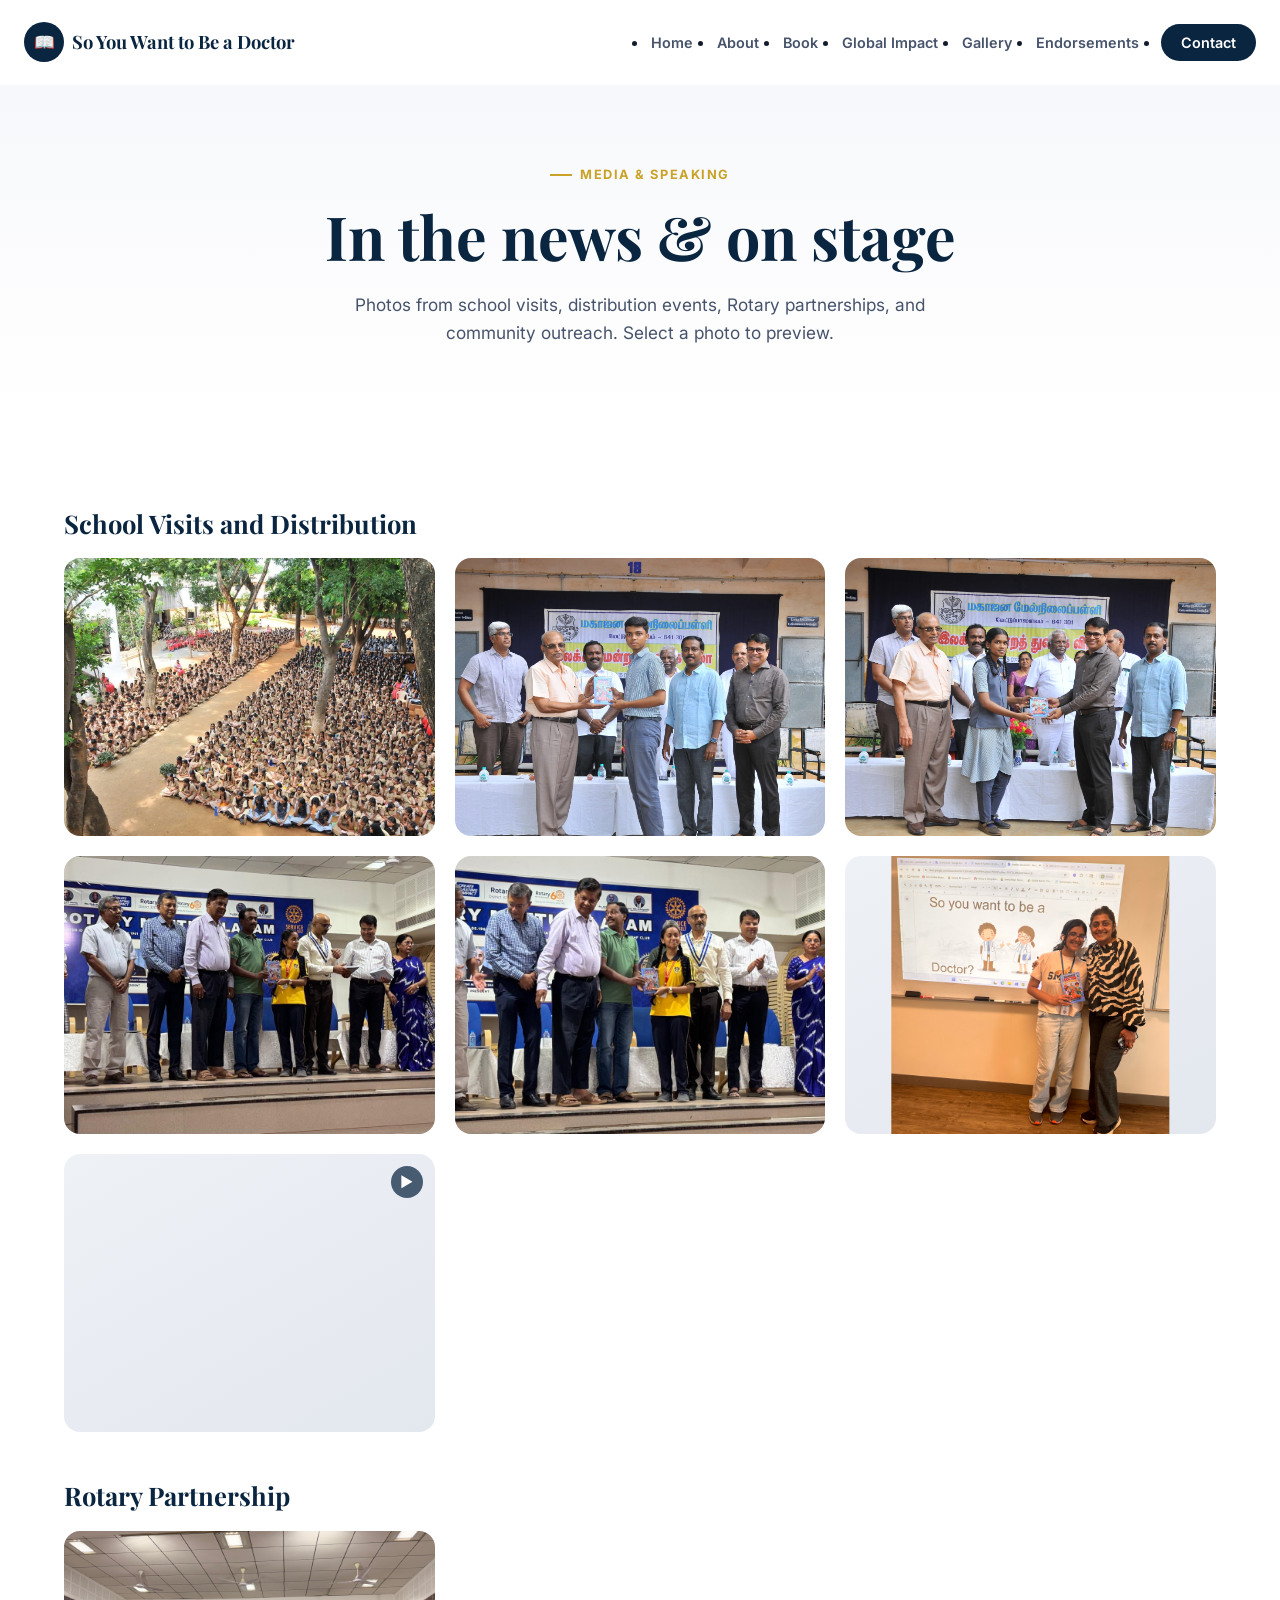
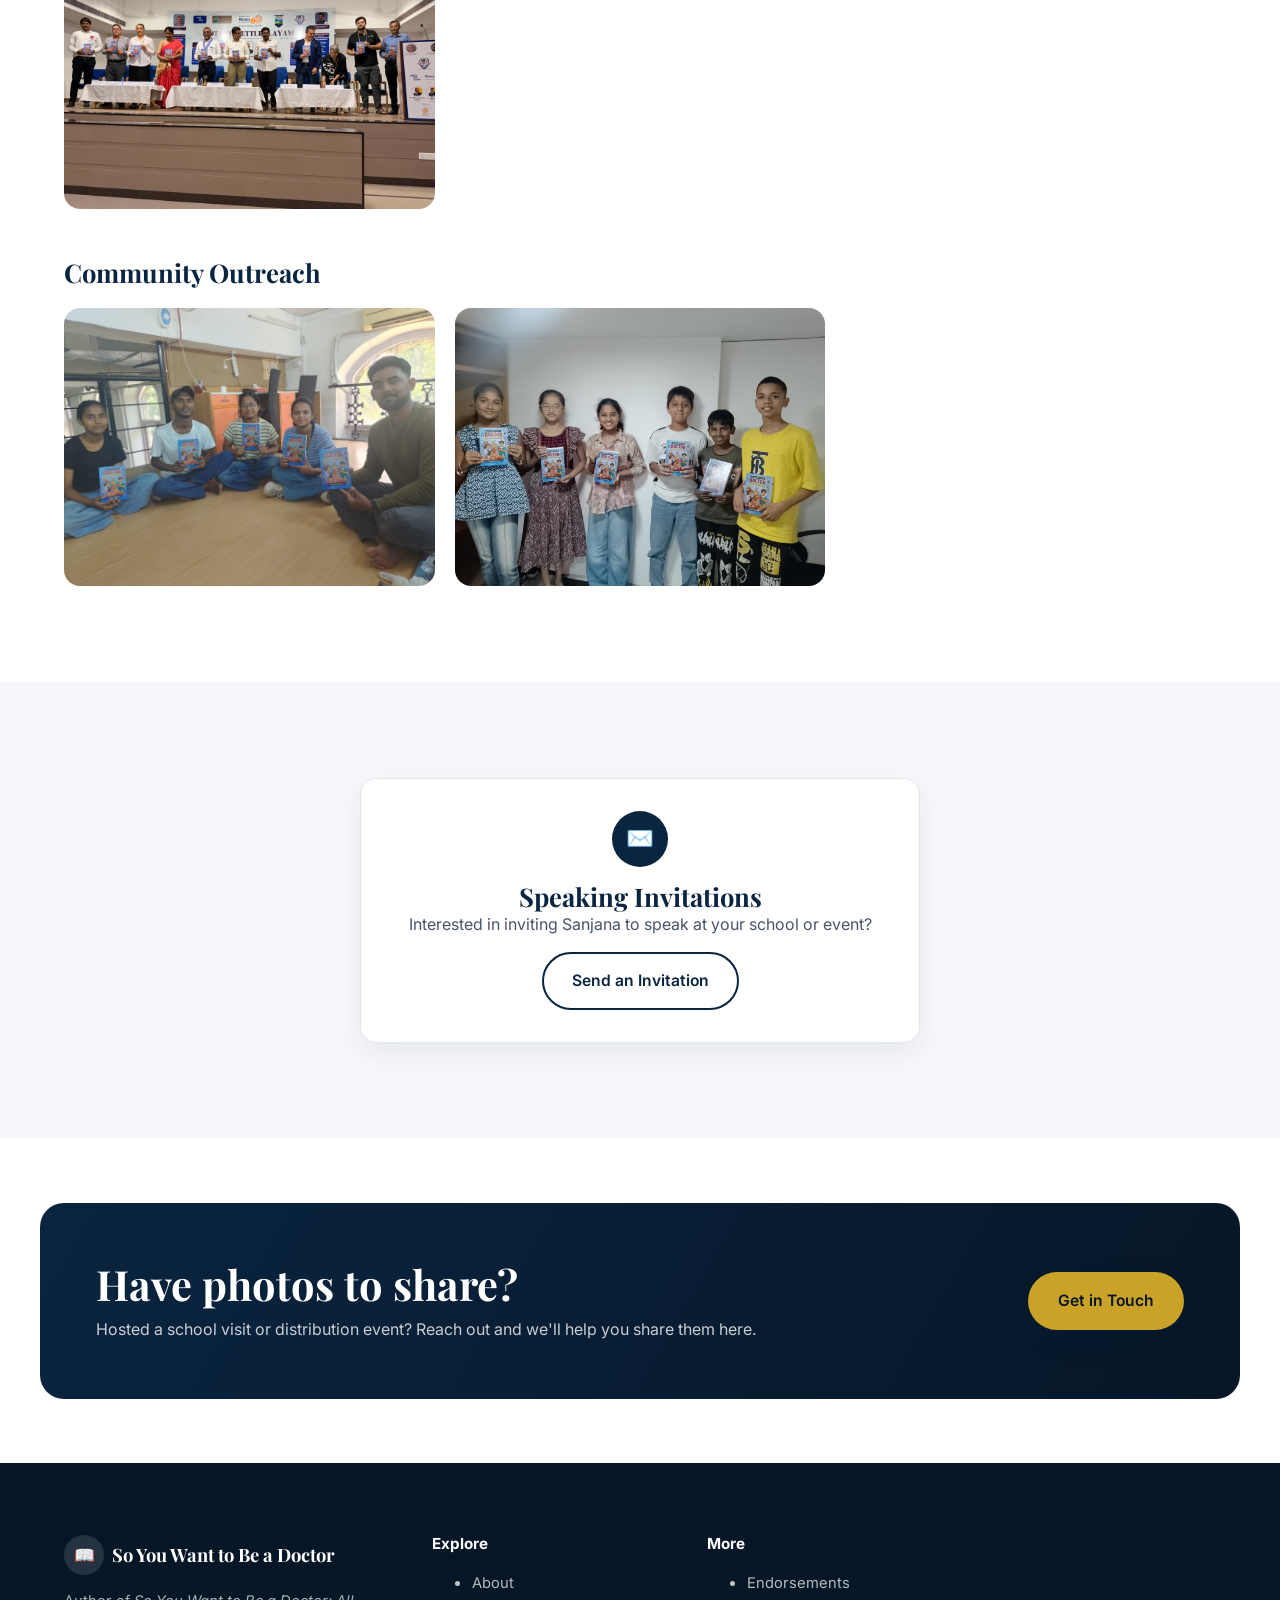
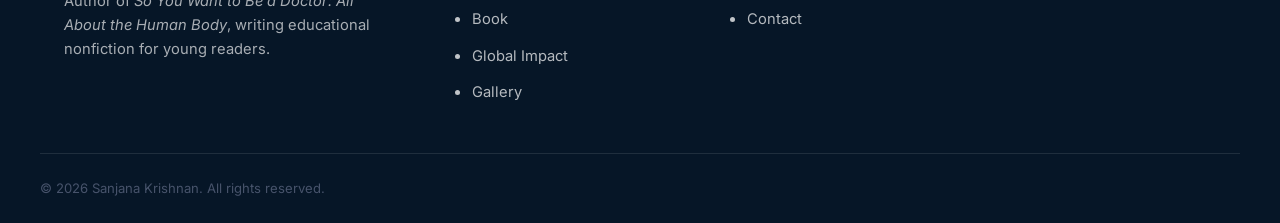
<file: media.html>
<!DOCTYPE html>
<html lang="en">
<head>
  <meta charset="UTF-8" />
  <meta name="viewport" content="width=device-width, initial-scale=1.0" />
  <title>Media &amp; Speaking | Sanjana Krishnan</title>
  <meta name="description" content="Photos from media appearances, school visits, and distribution events featuring So You Want to Be a Doctor, plus information on speaking invitations for Sanjana Krishnan." />
  <meta name="keywords" content="young author, STEM education, health literacy" />
  <link rel="canonical" href="media.html" />

  <meta property="og:type" content="website" />
  <meta property="og:title" content="Media &amp; Speaking | Sanjana Krishnan" />
  <meta property="og:description" content="Photos from school visits, distribution events, and community outreach, plus speaking invitations." />
  <meta property="og:image" content="assets/images/book/book_cover.png" />
  <meta property="og:url" content="media.html" />
  <meta name="twitter:card" content="summary_large_image" />

  <link rel="icon" type="image/svg+xml" href="assets/icons/favicon.svg" />
  <link rel="preconnect" href="https://fonts.googleapis.com" />
  <link rel="preconnect" href="https://fonts.gstatic.com" crossorigin />
  <link href="https://fonts.googleapis.com/css2?family=Playfair+Display:wght@600;700&amp;family=Inter:wght@400;500;600;700&amp;display=swap" rel="stylesheet" />
  <link rel="stylesheet" href="assets/css/style.css" />
</head>
<body>
  <a class="skip-link" href="#main-content">Skip to main content</a>

  <header class="site-header" id="site-header">
    <div class="container header-inner">
      <a href="index.html" class="logo">
        <span class="logo-mark">📖</span>
        <span class="logo-text">So You Want to Be a Doctor</span>
      </a>
      <nav class="main-nav" id="main-nav" aria-label="Primary">
        <ul>
          <li><a href="index.html">Home</a></li>
          <li><a href="about.html">About</a></li>
          <li><a href="book.html">Book</a></li>
          <li><a href="impact.html">Global Impact</a></li>
          <li><a href="gallery.html">Gallery</a></li>
          <li><a href="endorsements.html">Endorsements</a></li>
          <li><a href="contact.html" class="nav-cta">Contact</a></li>
        </ul>
      </nav>
      <button class="nav-toggle" id="nav-toggle" aria-expanded="false" aria-controls="main-nav" aria-label="Toggle navigation menu">
        <span></span><span></span><span></span>
      </button>
    </div>
  </header>

  <main id="main-content">
    <section class="page-hero">
      <div class="container reveal">
        <span class="eyebrow">Media &amp; Speaking</span>
        <h1>In the news &amp; on stage</h1>
        <p>Photos from school visits, distribution events, Rotary partnerships, and community outreach. Select a photo to preview.</p>
      </div>
    </section>

    <section>
      <div class="container">
        <h3 class="reveal" style="margin-bottom:20px;">School Visits and Distribution</h3>
        <div class="gallery-grid reveal">
          <button class="gallery-item" type="button" data-lightbox-trigger data-src="assets/images/gallery/school/Mahajana_Prayer_Book_Distribution.JPG" data-title="Mahajana Higher Secondary School" data-desc="Morning assembly at Mahajana Higher Secondary School, Mettupalayam, Tamil Nadu.">
            <img src="assets/images/gallery/school/Mahajana_Prayer_Book_Distribution.JPG" alt="Students at morning assembly, Mahajana Higher Secondary School" width="1280" height="849" loading="lazy" />
            <span class="gallery-caption">Mahajana Higher Secondary School</span>
          </button>
          <button class="gallery-item" type="button" data-lightbox-trigger data-src="assets/images/gallery/school/Mahajana-MTP1.JPG" data-title="Tamil Literature Festival, Mahajana School" data-desc="A student receives So You Want to Be a Doctor at the Educate to Elevate Tamil Literature Festival, Mahajana Higher Secondary School, July 2026.">
            <img src="assets/images/gallery/school/Mahajana-MTP1.JPG" alt="Student receiving the book on stage at Mahajana Higher Secondary School" width="1600" height="1062" loading="lazy" />
            <span class="gallery-caption">Tamil Literature Festival, Mahajana School</span>
          </button>
          <button class="gallery-item" type="button" data-lightbox-trigger data-src="assets/images/gallery/school/Mahajana_School_MTP2.JPG" data-title="Tamil Literature Festival, Mahajana School" data-desc="Another student receives the book at the Mahajana Higher Secondary School ceremony.">
            <img src="assets/images/gallery/school/Mahajana_School_MTP2.JPG" alt="Student receiving the book on stage at Mahajana Higher Secondary School" width="1600" height="1062" loading="lazy" />
            <span class="gallery-caption">Tamil Literature Festival, Mahajana School</span>
          </button>
          <button class="gallery-item" type="button" data-lightbox-trigger data-src="assets/images/gallery/school/Metro_Matric_MTP1.JPG" data-title="Metro Matriculation Higher Secondary School" data-desc="Metro Matriculation Higher Secondary School students receive the book at a Rotary Mettupalayam ceremony.">
            <img src="assets/images/gallery/school/Metro_Matric_MTP1.JPG" alt="Student receiving the book at a Rotary Mettupalayam ceremony" width="1280" height="720" loading="lazy" />
            <span class="gallery-caption">Metro Matriculation Higher Secondary School</span>
          </button>
          <button class="gallery-item" type="button" data-lightbox-trigger data-src="assets/images/gallery/school/Metro_Rotary_MTP2.JPG" data-title="Metro Matriculation Higher Secondary School" data-desc="Another moment from the Metro Matriculation Higher Secondary School book presentation.">
            <img src="assets/images/gallery/school/Metro_Rotary_MTP2.JPG" alt="Student receiving the book at a Rotary Mettupalayam ceremony" width="1280" height="720" loading="lazy" />
            <span class="gallery-caption">Metro Matriculation Higher Secondary School</span>
          </button>
          <button class="gallery-item" type="button" data-lightbox-trigger data-src="assets/images/gallery/school/Stratford_Milpitas.jpg" data-title="Stratford School, Milpitas, CA" data-desc="Presenting the book to students at Stratford School in Milpitas, California." data-rotate="-90deg">
            <img src="assets/images/gallery/school/Stratford_Milpitas.jpg" alt="Sanjana presenting the book at Stratford School, Milpitas, California" width="3024" height="4032" loading="lazy" style="transform: rotate(-90deg);" />
            <span class="gallery-caption">Stratford School, Milpitas, CA</span>
          </button>
          <button class="gallery-item" type="button" data-lightbox-trigger data-video="assets/images/gallery/school/Book_Handoff_Clip.MP4" data-title="Book Handoff" data-desc="A short clip from a school book presentation.">
            <video src="assets/images/gallery/school/Book_Handoff_Clip.MP4" muted preload="metadata"></video>
            <span class="video-badge" aria-hidden="true">&#9654;</span>
            <span class="gallery-caption">Book Handoff (Video)</span>
          </button>
        </div>

        <h3 class="reveal" style="margin:48px 0 20px;">Rotary Partnership</h3>
        <div class="gallery-grid reveal">
          <button class="gallery-item" type="button" data-lightbox-trigger data-src="assets/images/gallery/rotary/Rotary_MTP_Mexico_Partnership.JPG" data-title="Rotary Friendship Exchange" data-desc="Rotary Friendship Exchange delegates, including partners from Mexico, at the book's official launch with the Rotary Club of Mettupalayam, March 2026.">
            <img src="assets/images/gallery/rotary/Rotary_MTP_Mexico_Partnership.JPG" alt="Rotary Friendship Exchange delegates on stage with the book at Rotary Club of Mettupalayam" width="4032" height="3024" loading="lazy" />
            <span class="gallery-caption">Rotary Friendship Exchange, Mettupalayam</span>
          </button>
        </div>

        <h3 class="reveal" style="margin:48px 0 20px;">Community Outreach</h3>
        <div class="gallery-grid reveal">
          <button class="gallery-item" type="button" data-lightbox-trigger data-src="assets/images/gallery/community/RA_Foundation_Mumbai_1.JPG" data-title="RA Foundation, Mumbai" data-desc="Young readers at RA Foundation, Mumbai, with copies of the book.">
            <img src="assets/images/gallery/community/RA_Foundation_Mumbai_1.JPG" alt="Group holding copies of the book at RA Foundation, Mumbai" width="1600" height="1200" loading="lazy" />
            <span class="gallery-caption">RA Foundation, Mumbai</span>
          </button>
          <button class="gallery-item" type="button" data-lightbox-trigger data-src="assets/images/gallery/community/RA_Foundation-Mumbai2.JPG" data-title="RA Foundation, Mumbai" data-desc="More young readers at RA Foundation, Mumbai, with copies of the book.">
            <img src="assets/images/gallery/community/RA_Foundation-Mumbai2.JPG" alt="Group holding copies of the book at RA Foundation, Mumbai" width="1280" height="959" loading="lazy" />
            <span class="gallery-caption">RA Foundation, Mumbai</span>
          </button>
        </div>


      </div>
    </section>

    <section class="section-soft">
      <div class="container">
        <div class="card reveal" style="max-width:560px; margin:0 auto; text-align:center;">
          <div class="icon-badge" style="margin:0 auto 14px;">✉️</div>
          <h3>Speaking Invitations</h3>
          <p>Interested in inviting Sanjana to speak at your school or event?</p>
          <a href="contact.html" class="btn btn-outline-navy" style="margin-top:14px;">Send an Invitation</a>
        </div>
      </div>
    </section>

    <section class="section-tight">
      <div class="container cta-band reveal">
        <div>
          <h2>Have photos to share?</h2>
          <p>Hosted a school visit or distribution event? Reach out and we'll help you share them here.</p>
        </div>
        <div class="btn-row">
          <a href="contact.html" class="btn btn-primary">Get in Touch</a>
        </div>
      </div>
    </section>
  </main>

  <!-- Lightbox -->
  <div class="lightbox" id="lightbox" role="dialog" aria-modal="true" aria-labelledby="lightbox-title">
    <div class="lightbox-content">
      <button class="lightbox-close" type="button" aria-label="Close preview">&times;</button>
      <div class="lightbox-visual" aria-hidden="true">🖼️</div>
      <h3 class="lightbox-title" id="lightbox-title"></h3>
      <p class="lightbox-desc"></p>
    </div>
  </div>

  <footer class="site-footer">
    <div class="container footer-grid">
      <div class="footer-brand">
        <a href="index.html" class="logo"><span class="logo-mark">📖</span><span class="logo-text">So You Want to Be a Doctor</span></a>
        <p>Author of <em>So You Want to Be a Doctor: All About the Human Body</em>, writing educational nonfiction for young readers.</p>
      </div>
      <div class="footer-links">
        <h3>Explore</h3>
        <ul>
          <li><a href="about.html">About</a></li>
          <li><a href="book.html">Book</a></li>
          <li><a href="impact.html">Global Impact</a></li>
          <li><a href="gallery.html">Gallery</a></li>
        </ul>
      </div>
      <div class="footer-links">
        <h3>More</h3>
        <ul>
          <li><a href="endorsements.html">Endorsements</a></li>
          <li><a href="contact.html">Contact</a></li>
        </ul>
      </div>
    </div>
    <div class="container footer-bottom">
      <p>&copy; <span id="year"></span> Sanjana Krishnan. All rights reserved.</p>

    </div>
  </footer>

  <script src="assets/js/main.js" defer></script>
</body>
</html>
</file>
<file: assets/css/style.css>
/* ==========================================================================
   Sanjana Krishnan — Author Website
   Design system: white base, deep navy + gold accents, soft shadows,
   rounded cards, generous whitespace. Inspired by Apple / TED / NatGeo Ed.
   ========================================================================== */

/* ---------- Design Tokens ---------- */
:root {
  /* Color */
  --color-white: #ffffff;
  --color-bg-soft: #f7f8fb;
  --color-bg-soft-alt: #eef1f6;
  --color-ink: #131b2e;
  --color-ink-soft: #47536b;
  --color-navy: #0a2540;
  --color-navy-light: #16406b;
  --color-navy-dark: #061627;
  --color-gold: #c9a227;
  --color-gold-light: #e6c65c;
  --color-gold-soft: #f7ecc7;
  --color-border: #e3e7ee;
  --color-success: #1f7a52;

  /* Typography */
  --font-display: "Playfair Display", Georgia, "Times New Roman", serif;
  --font-body: "Inter", -apple-system, BlinkMacSystemFont, "Segoe UI", Roboto, sans-serif;

  /* Layout */
  --max-width: 1200px;
  --radius-sm: 10px;
  --radius-md: 16px;
  --radius-lg: 24px;
  --shadow-soft: 0 10px 30px rgba(10, 37, 64, 0.08);
  --shadow-strong: 0 20px 50px rgba(10, 37, 64, 0.16);
  --transition-fast: 180ms ease;
  --transition-base: 320ms cubic-bezier(0.22, 1, 0.36, 1);
}

/* ---------- Reset ---------- */
*, *::before, *::after { box-sizing: border-box; }
html { scroll-behavior: smooth; }
body, h1, h2, h3, h4, p, ul, ol, figure, blockquote { margin: 0; }
h1, h2, h3, h4, p, blockquote { overflow-wrap: break-word; word-break: break-word; }
ul[class], ol[class] { padding: 0; list-style: none; }
img, picture, svg { max-width: 100%; display: block; }
a { color: inherit; text-decoration: none; }
button { font: inherit; cursor: pointer; }
input, textarea, select { font: inherit; }

@media (prefers-reduced-motion: reduce) {
  html { scroll-behavior: auto; }
  *, *::before, *::after {
    animation-duration: 0.001ms !important;
    animation-iteration-count: 1 !important;
    transition-duration: 0.001ms !important;
    scroll-behavior: auto !important;
  }
}

body {
  font-family: var(--font-body);
  color: var(--color-ink);
  background: var(--color-white);
  line-height: 1.65;
  -webkit-font-smoothing: antialiased;
}

h1, h2, h3, h4 {
  font-family: var(--font-display);
  color: var(--color-navy);
  line-height: 1.2;
  font-weight: 700;
}

h1 { font-size: clamp(2.4rem, 5vw, 3.8rem); }
h2 { font-size: clamp(1.9rem, 3.4vw, 2.6rem); }
h3 { font-size: clamp(1.3rem, 2.2vw, 1.6rem); }

p { color: var(--color-ink-soft); }

.container {
  width: 100%;
  max-width: var(--max-width);
  margin: 0 auto;
  padding: 0 24px;
  box-sizing: border-box;
}
@media (max-width: 600px) {
  .container { padding: 0 28px; }
  html, body { overflow-x: hidden; }
  section { padding: 64px 0; }
  .section-tight { padding: 48px 0; }
}

section { padding: 96px 0; }
.section-tight { padding: 64px 0; }
.section-soft { background: var(--color-bg-soft); }
.section-navy { background: var(--color-navy); color: var(--color-white); }
.section-navy h2, .section-navy h3 { color: var(--color-white); }
.section-navy p { color: rgba(255,255,255,0.78); }

.eyebrow {
  display: inline-flex;
  align-items: center;
  gap: 8px;
  font-size: 0.8rem;
  font-weight: 700;
  letter-spacing: 0.12em;
  text-transform: uppercase;
  color: var(--color-gold);
  margin-bottom: 14px;
}
.eyebrow::before {
  content: "";
  width: 22px;
  height: 2px;
  background: var(--color-gold);
  display: inline-block;
}

.section-head {
  max-width: 720px;
  margin: 0 auto 56px;
  text-align: center;
}
.section-head.align-left { margin: 0 0 48px; text-align: left; }

/* Skip link */
.skip-link {
  position: absolute;
  left: -9999px;
  top: 0;
  background: var(--color-navy);
  color: #fff;
  padding: 10px 18px;
  border-radius: 0 0 8px 0;
  z-index: 200;
}
.skip-link:focus { left: 0; }

:focus-visible {
  outline: 3px solid var(--color-gold);
  outline-offset: 2px;
}

/* ---------- Buttons ---------- */
.btn {
  display: inline-flex;
  align-items: center;
  justify-content: center;
  gap: 8px;
  padding: 14px 28px;
  border-radius: 999px;
  font-weight: 600;
  font-size: 0.98rem;
  border: 2px solid transparent;
  transition: transform var(--transition-fast), box-shadow var(--transition-fast), background var(--transition-fast), color var(--transition-fast);
  white-space: nowrap;
}
.btn:hover { transform: translateY(-2px); }
.btn-primary { background: var(--color-gold); color: var(--color-navy-dark); box-shadow: var(--shadow-soft); }
.btn-primary:hover { background: var(--color-gold-light); box-shadow: var(--shadow-strong); }
.btn-navy { background: var(--color-navy); color: #fff; box-shadow: var(--shadow-soft); }
.btn-navy:hover { background: var(--color-navy-light); box-shadow: var(--shadow-strong); }
.btn-outline { border-color: rgba(255,255,255,0.5); color: inherit; }
.btn-outline:hover { border-color: var(--color-gold); background: rgba(255,255,255,0.06); }
.btn-outline-navy { border-color: var(--color-navy); color: var(--color-navy); }
.btn-outline-navy:hover { background: var(--color-navy); color: #fff; }
.btn-disabled, .btn[aria-disabled="true"] {
  opacity: 0.55;
  cursor: not-allowed;
  pointer-events: none;
}
.btn-row { display: flex; flex-wrap: wrap; gap: 16px; }

/* ---------- Header / Nav ---------- */
.site-header {
  position: sticky;
  top: 0;
  z-index: 100;
  background: rgba(255, 255, 255, 0.92);
  backdrop-filter: saturate(180%) blur(14px);
  border-bottom: 1px solid transparent;
  transition: box-shadow var(--transition-base), border-color var(--transition-base);
}
.site-header.is-scrolled {
  box-shadow: 0 4px 24px rgba(10, 37, 64, 0.08);
  border-bottom-color: var(--color-border);
}
.header-inner {
  display: flex;
  align-items: center;
  justify-content: space-between;
  height: 84px;
  max-width: 1320px;
}
.logo {
  display: inline-flex;
  align-items: center;
  gap: 8px;
  font-weight: 700;
  min-width: 0;
}
.logo-mark {
  width: 40px;
  height: 40px;
  border-radius: 50%;
  background: var(--color-navy);
  color: var(--color-gold-light);
  display: inline-flex;
  align-items: center;
  justify-content: center;
  font-family: var(--font-display);
  font-size: 1.05rem;
  flex-shrink: 0;
}
.logo-text {
  font-family: var(--font-display);
  font-size: 1.15rem;
  color: var(--color-navy);
  white-space: nowrap;
}

@media (max-width: 480px) {
  .logo-text { max-width: 150px; overflow: hidden; text-overflow: ellipsis; font-size: 0.98rem; }
}

.main-nav ul { display: flex; align-items: center; gap: 20px; }
.main-nav a {
  font-size: 0.9rem;
  font-weight: 600;
  color: var(--color-ink-soft);
  padding: 8px 2px;
  position: relative;
  transition: color var(--transition-fast);
}
.main-nav a::after {
  content: "";
  position: absolute;
  left: 0; bottom: 0;
  width: 0; height: 2px;
  background: var(--color-gold);
  transition: width var(--transition-fast);
}
.main-nav a:hover, .main-nav a[aria-current="page"] { color: var(--color-navy); }
.main-nav a:hover::after, .main-nav a[aria-current="page"]::after { width: 100%; }
.main-nav a.nav-cta {
  background: var(--color-navy);
  color: #fff;
  padding: 10px 20px;
  border-radius: 999px;
}
.main-nav a.nav-cta::after { display: none; }
.main-nav a.nav-cta:hover { background: var(--color-navy-light); }

.nav-toggle {
  display: none;
  flex-direction: column;
  justify-content: center;
  gap: 5px;
  width: 44px;
  height: 44px;
  background: transparent;
  border: none;
  border-radius: 10px;
}
.nav-toggle span {
  width: 24px;
  height: 2px;
  background: var(--color-navy);
  margin: 0 auto;
  transition: transform var(--transition-fast), opacity var(--transition-fast);
}
.nav-toggle[aria-expanded="true"] span:nth-child(1) { transform: translateY(7px) rotate(45deg); }
.nav-toggle[aria-expanded="true"] span:nth-child(2) { opacity: 0; }
.nav-toggle[aria-expanded="true"] span:nth-child(3) { transform: translateY(-7px) rotate(-45deg); }

@media (max-width: 1200px) {
  .nav-toggle { display: flex; }
  .main-nav {
    position: fixed;
    top: 84px;
    left: 0;
    right: 0;
    height: calc(100vh - 84px);
    height: calc(100dvh - 84px);
    background: var(--color-white);
    transform: translateX(100%);
    transition: transform var(--transition-base);
    overflow-y: auto;
    z-index: 100;
    box-shadow: -4px 0 24px rgba(10, 37, 64, 0.12);
  }
  .main-nav.is-open { transform: translateX(0); }
  .main-nav ul { flex-direction: column; align-items: flex-start; gap: 6px; padding: 24px; }
  .main-nav a { display: block; width: 100%; padding: 14px 8px; font-size: 1.05rem; }
  .main-nav a.nav-cta { text-align: center; margin-top: 10px; }
}

/* ---------- Hero ---------- */
.hero {
  position: relative;
  display: grid;
  grid-template-columns: 1.1fr 0.9fr;
  align-items: center;
  gap: 48px;
  padding: 88px 0 100px;
  overflow: hidden;
}
.hero::before {
  content: "";
  position: absolute;
  top: -120px; left: -160px;
  width: 480px; height: 480px;
  border-radius: 50%;
  background: radial-gradient(circle, var(--color-gold-soft), transparent 70%);
  z-index: -1;
}
.hero-eyebrow { color: var(--color-gold); }
.hero h1 { margin-bottom: 20px; }
.hero-lead { font-size: 1.15rem; max-width: 520px; margin-bottom: 32px; }
.hero-media {
  position: relative;
  border-radius: var(--radius-lg);
  overflow: hidden;
  box-shadow: var(--shadow-strong);
  aspect-ratio: 4 / 5;
  background: linear-gradient(160deg, var(--color-navy), var(--color-navy-light));
}
.hero-media img { width: 100%; height: 100%; object-fit: cover; }
.hero-stats {
  display: flex;
  gap: 28px;
  margin-top: 40px;
  flex-wrap: wrap;
}
.hero-stat-num {
  font-family: var(--font-display);
  font-size: 2rem;
  color: var(--color-navy);
  display: block;
}
.hero-stat-label { font-size: 0.85rem; color: var(--color-ink-soft); }

.page-hero {
  padding: 72px 0 64px;
  background: linear-gradient(180deg, var(--color-bg-soft), var(--color-white));
  text-align: center;
}
.page-hero .eyebrow { justify-content: center; }
.page-hero p { max-width: 640px; margin: 18px auto 0; font-size: 1.08rem; }

@media (max-width: 900px) {
  .hero { grid-template-columns: 1fr; padding-top: 48px; }
  .hero-media { order: -1; max-width: 420px; margin: 0 auto; }
}

/* ---------- Cards / Grids ---------- */
.grid { display: grid; gap: 28px; }
.grid-2 { grid-template-columns: repeat(2, 1fr); }
.grid-3 { grid-template-columns: repeat(3, 1fr); }
.grid-4 { grid-template-columns: repeat(4, 1fr); }
@media (max-width: 900px) { .grid-3, .grid-4 { grid-template-columns: repeat(2, 1fr); } }
@media (max-width: 600px) { .grid-2, .grid-3, .grid-4 { grid-template-columns: 1fr; } }

.card {
  background: var(--color-white);
  border: 1px solid var(--color-border);
  border-radius: var(--radius-md);
  padding: 32px;
  box-shadow: var(--shadow-soft);
  transition: transform var(--transition-base), box-shadow var(--transition-base);
}
.card:hover { transform: translateY(-6px); box-shadow: var(--shadow-strong); }

.stat-card {
  text-align: center;
  padding: 36px 24px;
  background: var(--color-white);
  border-radius: var(--radius-md);
  border: 1px solid var(--color-border);
  box-shadow: var(--shadow-soft);
}
.stat-num {
  font-family: var(--font-display);
  font-size: clamp(2.2rem, 4vw, 3rem);
  color: var(--color-navy);
  display: block;
}
.stat-num::after { content: attr(data-suffix); color: var(--color-gold); }
.stat-label {
  margin-top: 6px;
  font-size: 0.92rem;
  color: var(--color-ink-soft);
  font-weight: 600;
}

.icon-badge {
  width: 56px;
  height: 56px;
  border-radius: 50%;
  background: var(--color-navy);
  color: var(--color-gold-light);
  display: inline-flex;
  align-items: center;
  justify-content: center;
  font-size: 1.4rem;
  margin-bottom: 18px;
}

/* ---------- Testimonials ---------- */
.testimonial-card {
  background: var(--color-white);
  border: 1px solid var(--color-border);
  border-radius: var(--radius-md);
  padding: 32px;
  box-shadow: var(--shadow-soft);
  position: relative;
  display: flex;
  flex-direction: column;
  gap: 18px;
}
.testimonial-quote-mark {
  font-family: var(--font-display);
  font-size: 3rem;
  color: #d4b44a;
  line-height: 1;
}
.testimonial-card blockquote {
  color: var(--color-ink);
  font-size: 1.02rem;
  font-style: italic;
}
.testimonial-card blockquote::after {
  content: "\201D";
  font-family: var(--font-display);
  font-size: 3rem;
  color: #d4b44a;
  line-height: 0;
  vertical-align: -0.4em;
  margin-left: 4px;
}
.testimonial-attribution { display: flex; align-items: center; gap: 14px; margin-top: auto; }
.testimonial-avatar {
  width: 48px; height: 48px;
  border-radius: 50%;
  background: var(--color-bg-soft-alt);
  display: flex; align-items: center; justify-content: center;
  color: var(--color-navy);
  font-weight: 700;
  font-family: var(--font-display);
  flex-shrink: 0;
}
.testimonial-name { font-weight: 700; color: var(--color-navy); }
.testimonial-role { font-size: 0.85rem; color: var(--color-ink-soft); }
@media (max-width: 600px) {
  .testimonial-card { padding: 22px; }
  .testimonial-quote-mark { font-size: 2.2rem; }
  .testimonial-card blockquote { font-size: 0.95rem; }
  .testimonial-role { font-size: 0.8rem; }
  .grid-1-mobile { grid-template-columns: 1fr !important; }
}

/* ---------- Timeline ---------- */
.timeline { position: relative; padding-left: 32px; }
.timeline::before {
  content: "";
  position: absolute;
  left: 6px; top: 4px; bottom: 4px;
  width: 2px;
  background: var(--color-border);
}
.timeline-item { position: relative; padding-bottom: 40px; }
.timeline-item:last-child { padding-bottom: 0; }
.timeline-item::before {
  content: "";
  position: absolute;
  left: -32px; top: 4px;
  width: 14px; height: 14px;
  border-radius: 50%;
  background: var(--color-gold);
  border: 3px solid var(--color-white);
  box-shadow: 0 0 0 2px var(--color-gold);
}
.timeline-year {
  display: inline-block;
  font-weight: 700;
  color: var(--color-navy);
  background: var(--color-gold-soft);
  padding: 3px 12px;
  border-radius: 999px;
  font-size: 0.8rem;
  margin-bottom: 8px;
}

/* ---------- Country Cards (Impact) ---------- */
.country-flag-lg { font-size: 2rem; display: block; margin-bottom: 10px; }
.country-sub { font-size: 0.78rem; color: var(--color-ink-soft); margin-top: 8px; }

/* ---------- World Map (Impact) ---------- */
.world-map-wrap {
  background: var(--color-bg-soft);
  border-radius: var(--radius-lg);
  padding: 24px;
  margin: 0 auto 40px;
  max-width: 960px;
  box-shadow: var(--shadow-soft);
}
.world-map-obj {
  width: 100%;
  height: auto;
  display: block;
  border-radius: var(--radius-md);
  overflow: hidden;
}
.map-legend {
  display: flex;
  justify-content: center;
  gap: 24px;
  margin-top: 14px;
  font-size: 0.82rem;
  font-weight: 600;
  color: var(--color-ink-soft);
}
.legend-item {
  display: inline-flex;
  align-items: center;
  gap: 6px;
}
.legend-swatch {
  width: 14px;
  height: 14px;
  border-radius: 3px;
  border: 1px solid var(--color-border);
  display: inline-block;
}
.legend-highlighted { background: var(--color-gold); }
.legend-default { background: #d4dbe8; }

/* ---------- Gallery ---------- */
.gallery-grid { display: grid; grid-template-columns: repeat(3, 1fr); gap: 20px; }
@media (max-width: 900px) { .gallery-grid { grid-template-columns: repeat(2, 1fr); } }
@media (max-width: 560px) { .gallery-grid { grid-template-columns: 1fr; } }

.gallery-item {
  position: relative;
  border-radius: var(--radius-md);
  overflow: hidden;
  aspect-ratio: 4 / 3;
  background: linear-gradient(150deg, var(--color-bg-soft-alt), var(--color-border));
  cursor: pointer;
  border: none;
  padding: 0;
  display: block;
  width: 100%;
}
.gallery-item img {
  width: 100%; height: 100%; object-fit: cover;
  transition: transform var(--transition-base);
}
.gallery-item video {
  width: 100%; height: 100%; object-fit: cover;
  pointer-events: none;
  transition: transform var(--transition-base);
}
.gallery-item:hover img,
.gallery-item:hover video { transform: scale(1.06); }
.gallery-item .video-badge {
  position: absolute;
  top: 12px; right: 12px;
  width: 32px; height: 32px;
  border-radius: 50%;
  background: rgba(10, 37, 64, 0.72);
  color: #fff;
  display: flex; align-items: center; justify-content: center;
  font-size: 0.9rem;
  z-index: 2;
}
.gallery-placeholder {
  position: absolute; inset: 0;
  display: flex; flex-direction: column; align-items: center; justify-content: center;
  color: var(--color-navy);
  gap: 8px;
  text-align: center;
  padding: 16px;
}
.gallery-placeholder .icon { font-size: 1.8rem; }
.gallery-caption {
  position: absolute; left: 0; right: 0; bottom: 0;
  padding: 14px 16px;
  background: linear-gradient(180deg, transparent, rgba(10,37,64,0.82));
  color: #fff;
  font-size: 0.85rem;
  font-weight: 600;
  text-align: left;
  opacity: 0;
  transform: translateY(8px);
  transition: opacity var(--transition-fast), transform var(--transition-fast);
}
.gallery-item:hover .gallery-caption,
.gallery-item:focus-visible .gallery-caption { opacity: 1; transform: translateY(0); }

.lightbox {
  position: fixed; inset: 0;
  background: rgba(6, 22, 39, 0.88);
  display: none;
  align-items: center;
  justify-content: center;
  z-index: 200;
  padding: 24px;
}
.lightbox.is-open { display: flex; }
.lightbox-content {
  background: var(--color-white);
  border-radius: var(--radius-md);
  max-width: 620px;
  width: 100%;
  padding: 32px;
  text-align: center;
  position: relative;
}
.lightbox-close {
  position: absolute; top: 14px; right: 14px;
  width: 40px; height: 40px;
  border-radius: 50%;
  background: var(--color-bg-soft);
  border: none;
  font-size: 1.2rem;
  color: var(--color-navy);
}
.lightbox-visual {
  aspect-ratio: 4/3;
  background: var(--color-bg-soft-alt);
  border-radius: var(--radius-sm);
  display: flex; align-items: center; justify-content: center;
  font-size: 2.2rem;
  color: var(--color-navy);
  margin-bottom: 18px;
  overflow: hidden;
}
.lightbox-visual.lightbox-visual-media { aspect-ratio: auto; background: var(--color-navy-dark); }
.lightbox-visual-media img,
.lightbox-visual-media video {
  width: 100%;
  max-height: 70vh;
  object-fit: contain;
}

/* ---------- CTA Band ---------- */
.cta-band {
  background: linear-gradient(120deg, var(--color-navy), var(--color-navy-dark));
  border-radius: var(--radius-lg);
  padding: 56px;
  color: #fff;
  display: flex;
  align-items: center;
  justify-content: space-between;
  gap: 32px;
  flex-wrap: wrap;
}
.cta-band h2 { color: #fff; margin-bottom: 8px; }
.cta-band p { color: rgba(255,255,255,0.78); margin: 0; }

/* ---------- Forms ---------- */
.form-grid { display: grid; gap: 20px; }
.form-row { display: grid; grid-template-columns: 1fr 1fr; gap: 20px; }
@media (max-width: 640px) { .form-row { grid-template-columns: 1fr; } }
.field label {
  display: block;
  font-weight: 600;
  font-size: 0.9rem;
  color: var(--color-navy);
  margin-bottom: 6px;
}
.field input, .field textarea, .field select {
  width: 100%;
  padding: 14px 16px;
  border: 1.5px solid var(--color-border);
  border-radius: var(--radius-sm);
  background: var(--color-bg-soft);
  transition: border-color var(--transition-fast), background var(--transition-fast);
}
.field input:focus, .field textarea:focus, .field select:focus {
  border-color: var(--color-gold);
  background: var(--color-white);
  outline: none;
}
.field input[type="file"] {
  padding: 10px 16px;
  cursor: pointer;
}
.field input[type="file"]::file-selector-button {
  padding: 8px 16px;
  margin-right: 12px;
  border: none;
  border-radius: 999px;
  background: var(--color-navy);
  color: #fff;
  font-weight: 600;
  font-size: 0.85rem;
  cursor: pointer;
  transition: background var(--transition-fast);
}
.field input[type="file"]::file-selector-button:hover { background: var(--color-navy-light); }
.field-hint { font-size: 0.78rem; color: var(--color-ink-soft); margin-top: 4px; }
.form-status {
  padding: 14px 18px;
  border-radius: var(--radius-sm);
  font-weight: 600;
  display: none;
}
.form-status.is-success { display: block; background: #e6f4ec; color: var(--color-success); }
.form-status.is-error { display: block; background: #fbe9e9; color: #a92323; }

/* ---------- Footer ---------- */
.site-footer { background: var(--color-navy-dark); color: rgba(255,255,255,0.75); padding-top: 72px; }
.footer-grid {
  display: grid;
  grid-template-columns: 1.4fr 1fr 1fr 1fr;
  gap: 40px;
  padding-bottom: 48px;
  border-bottom: 1px solid rgba(255,255,255,0.1);
}
.footer-brand p { color: rgba(255,255,255,0.65); margin-top: 14px; font-size: 0.92rem; }
.footer-brand .logo-text, .footer-brand .logo-mark { color: #fff; }
.footer-brand .logo-mark { background: rgba(255,255,255,0.12); }
.site-footer h3 { color: #fff; font-family: var(--font-body); font-size: 0.95rem; margin-bottom: 16px; }
.site-footer ul { display: flex; flex-direction: column; gap: 10px; }
.site-footer a { color: rgba(255,255,255,0.7); font-size: 0.92rem; transition: color var(--transition-fast); }
.site-footer a:hover { color: var(--color-gold-light); }
.footer-bottom {
  padding: 24px 0;
  display: flex;
  justify-content: space-between;
  flex-wrap: wrap;
  gap: 12px;
  font-size: 0.82rem;
}
@media (max-width: 900px) {
  .footer-grid { grid-template-columns: 1fr 1fr; }
}
@media (max-width: 560px) {
  .footer-grid { grid-template-columns: 1fr; }
  .cta-band { flex-direction: column; text-align: center; }
}

/* ---------- Scroll reveal ---------- */
.reveal {
  opacity: 0;
  transform: translateY(24px);
  transition: opacity 0.7s ease, transform 0.7s ease;
}
.reveal.is-visible { opacity: 1; transform: translateY(0); }
.reveal-delay-1 { transition-delay: 0.08s; }
.reveal-delay-2 { transition-delay: 0.16s; }
.reveal-delay-3 { transition-delay: 0.24s; }
.reveal-delay-4 { transition-delay: 0.32s; }

/* ---------- Utilities ---------- */
.text-center { text-align: center; }
.mt-0 { margin-top: 0 !important; }
.badge {
  display: inline-flex;
  align-items: center;
  gap: 6px;
  background: var(--color-gold-soft);
  color: var(--color-navy);
  font-size: 0.78rem;
  font-weight: 700;
  padding: 5px 12px;
  border-radius: 999px;
}
.badge-navy { background: var(--color-navy); color: #fff; }
.divider { height: 1px; background: var(--color-border); margin: 48px 0; }
.book-cover-frame {
  border-radius: var(--radius-lg);
  overflow: hidden;
  box-shadow: var(--shadow-strong);
  max-width: 360px;
  margin: 0 auto;
}
.book-cover-frame img {
  width: 100%;
  height: auto;
  display: block;
}
.placeholder-note {
  font-size: 0.78rem;
  color: var(--color-ink-soft);
  background: var(--color-bg-soft-alt);
  border: 1px dashed var(--color-border);
  border-radius: var(--radius-sm);
  padding: 10px 14px;
  margin-top: 10px;
}

/* ---------- Table of Contents ---------- */
.toc-scroll {
  max-height: 420px;
  overflow-y: auto;
  margin-top: 16px;
  padding-right: 10px;
}
.toc-list { display: flex; flex-direction: column; }
.toc-item {
  display: flex;
  align-items: baseline;
  gap: 8px;
  padding: 6px 0;
  font-size: 0.92rem;
}
.toc-title {
  flex: 1 1 auto;
  color: var(--color-ink-soft);
  border-bottom: 1px dotted var(--color-border);
  overflow: hidden;
  line-height: 1.3;
}
.toc-page {
  flex-shrink: 0;
  font-weight: 600;
  color: var(--color-navy);
  min-width: 2ch;
  text-align: right;
}
.toc-item.toc-sub { padding-left: 18px; }
.toc-item.toc-sub .toc-title { font-size: 0.88rem; }
.toc-item.toc-sub2 { padding-left: 34px; }
.toc-item.toc-sub2 .toc-title { font-size: 0.85rem; }
.toc-section-label {
  font-size: 0.78rem;
  font-weight: 700;
  text-transform: uppercase;
  letter-spacing: 0.08em;
  color: var(--color-navy);
  background: var(--color-accent);
  display: inline-block;
  padding: 3px 10px;
  border-radius: 3px;
  margin: 10px 0 4px 18px;
  list-style: none;
}
.toc-more {
  list-style: none;
  padding-left: 22px;
  margin: 4px 0;
}
.toc-more::before {
  display: none;
}
.toc-more {
  display: inline-block;
  font-size: 0.78rem;
  font-weight: 600;
  color: var(--color-navy);
  background: rgba(26, 54, 93, 0.08);
  border: 1px dashed rgba(26, 54, 93, 0.25);
  border-radius: 20px;
  padding: 4px 14px;
  margin-left: 18px;
}
.toc-gap {
  text-align: center;
  font-size: 0.95rem;
  font-weight: 600;
  font-style: italic;
  color: var(--color-navy);
  background: var(--color-bg-soft-alt);
  border-radius: var(--radius-sm);
  padding: 12px 16px;
  margin: 10px 0;
  letter-spacing: 0.02em;
}

/* Chapter structure pattern card */
.chapter-pattern {
  display: grid;
  grid-template-columns: repeat(4, 1fr);
  gap: 16px;
  margin-top: 20px;
}
.chapter-pattern .pattern-step {
  text-align: center;
  padding: 20px 12px;
  background: var(--color-bg-soft-alt);
  border-radius: var(--radius-sm);
  position: relative;
}
.chapter-pattern .pattern-step:not(:last-child)::after {
  content: '→';
  position: absolute;
  right: -14px;
  top: 50%;
  transform: translateY(-50%);
  font-size: 1.2rem;
  color: var(--color-ink-soft);
}
.pattern-step .pattern-icon {
  font-size: 1.6rem;
  margin-bottom: 8px;
}
.pattern-step .pattern-label {
  font-size: 0.82rem;
  font-weight: 700;
  text-transform: uppercase;
  letter-spacing: 0.04em;
  color: var(--color-navy);
}
.pattern-step .pattern-desc {
  font-size: 0.78rem;
  color: var(--color-ink-soft);
  margin-top: 4px;
}

/* Body systems grid */
.systems-grid {
  display: grid;
  grid-template-columns: repeat(3, 1fr);
  gap: 12px;
  margin-top: 20px;
}
.system-chip {
  display: flex;
  align-items: center;
  gap: 8px;
  padding: 10px 14px;
  background: var(--color-bg-soft-alt);
  border-radius: var(--radius-sm);
  font-size: 0.88rem;
  font-weight: 500;
  color: var(--color-ink);
}
.system-chip .system-icon {
  font-size: 1.1rem;
  flex-shrink: 0;
}

@media (max-width: 768px) {
  .chapter-pattern {
    grid-template-columns: repeat(2, 1fr);
    gap: 10px;
  }
  .chapter-pattern .pattern-step:not(:last-child)::after {
    display: none;
  }
  .systems-grid {
    grid-template-columns: repeat(2, 1fr);
    gap: 8px;
  }
}
@media (max-width: 480px) {
  .systems-grid {
    grid-template-columns: 1fr;
  }
}
</file>
